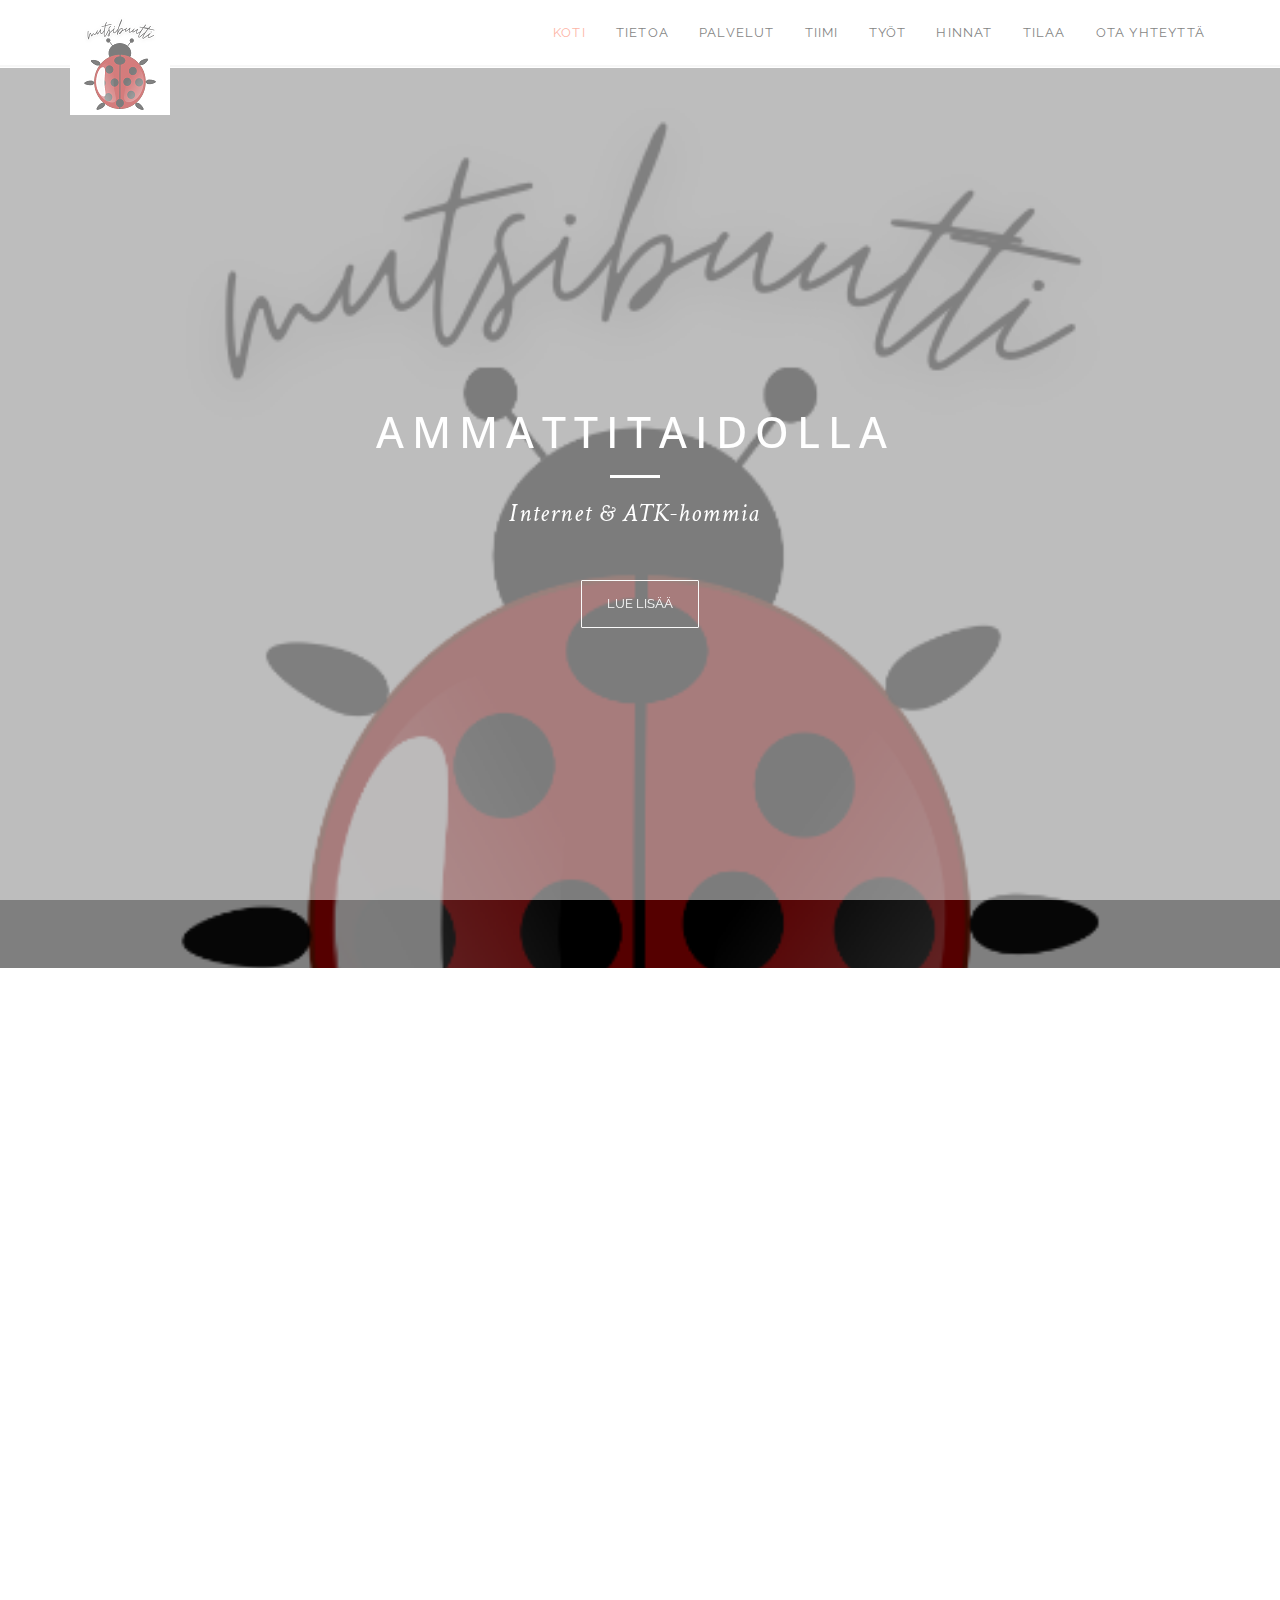
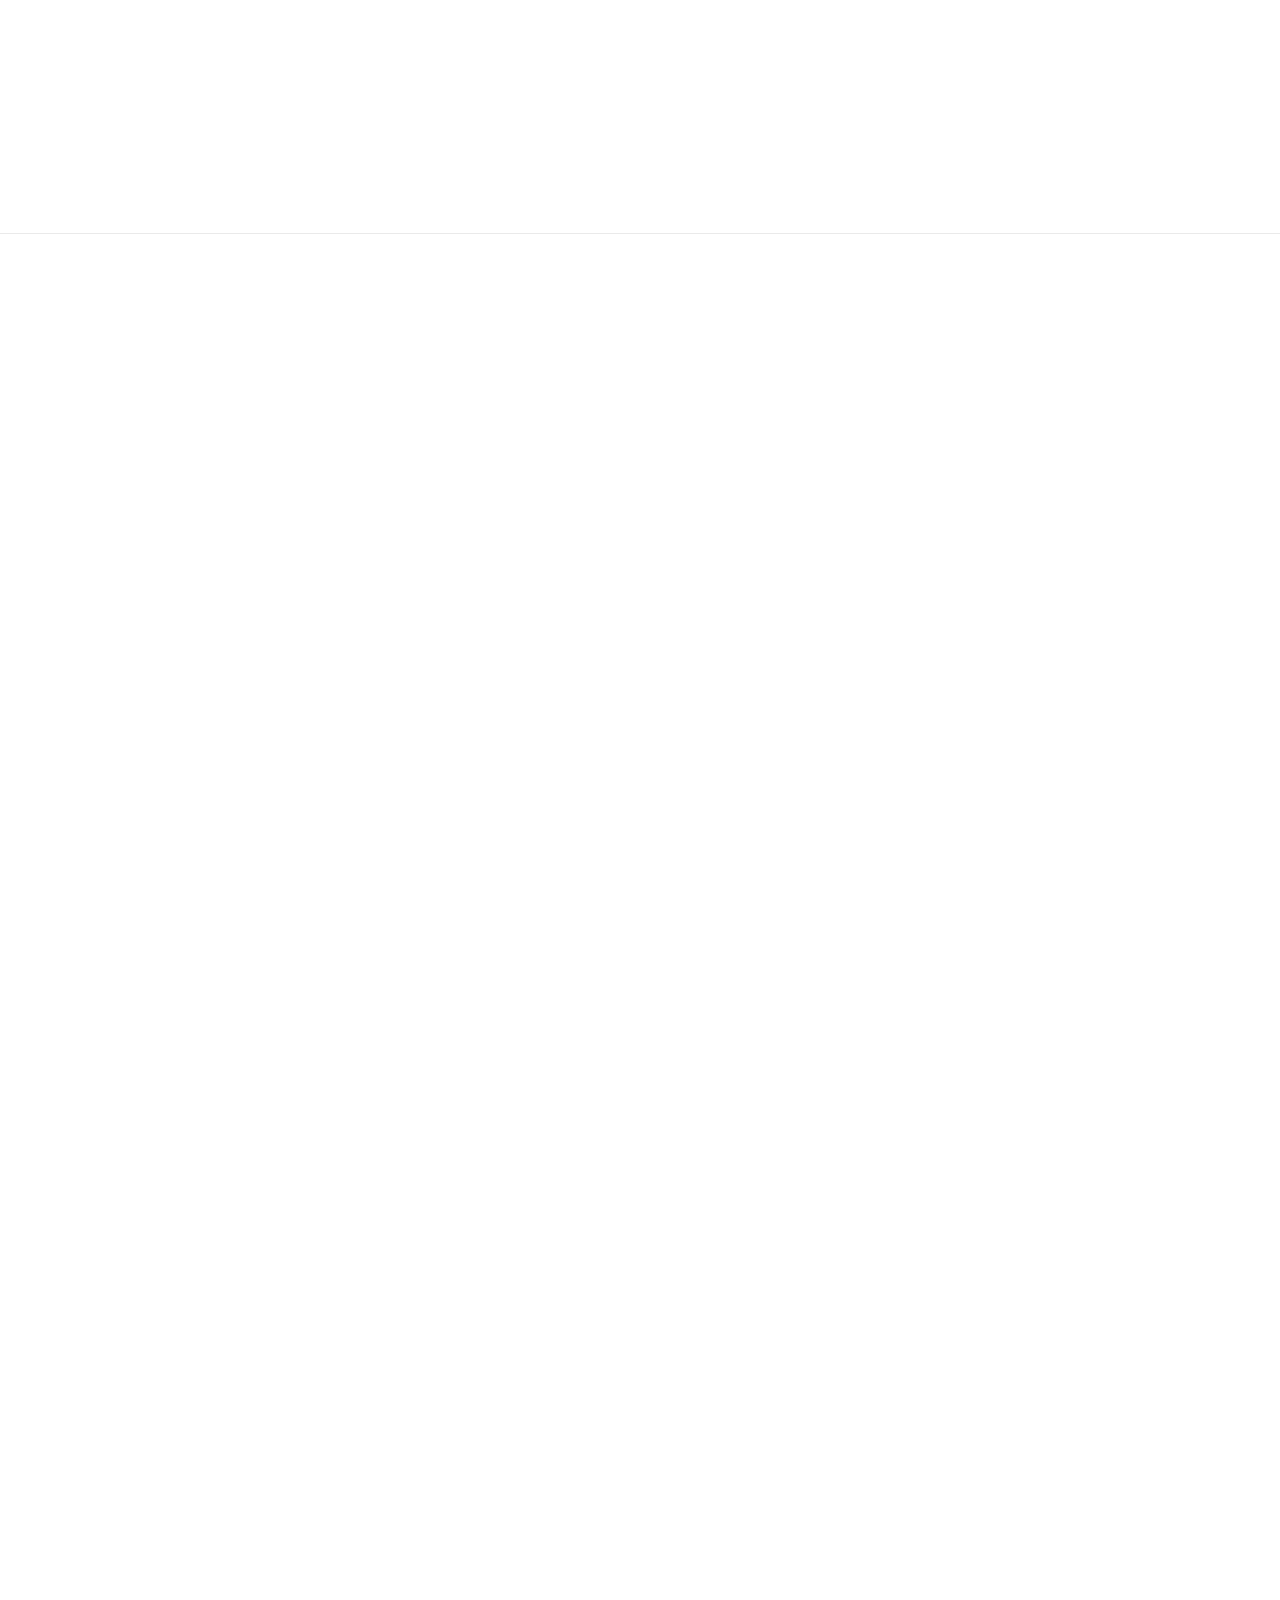
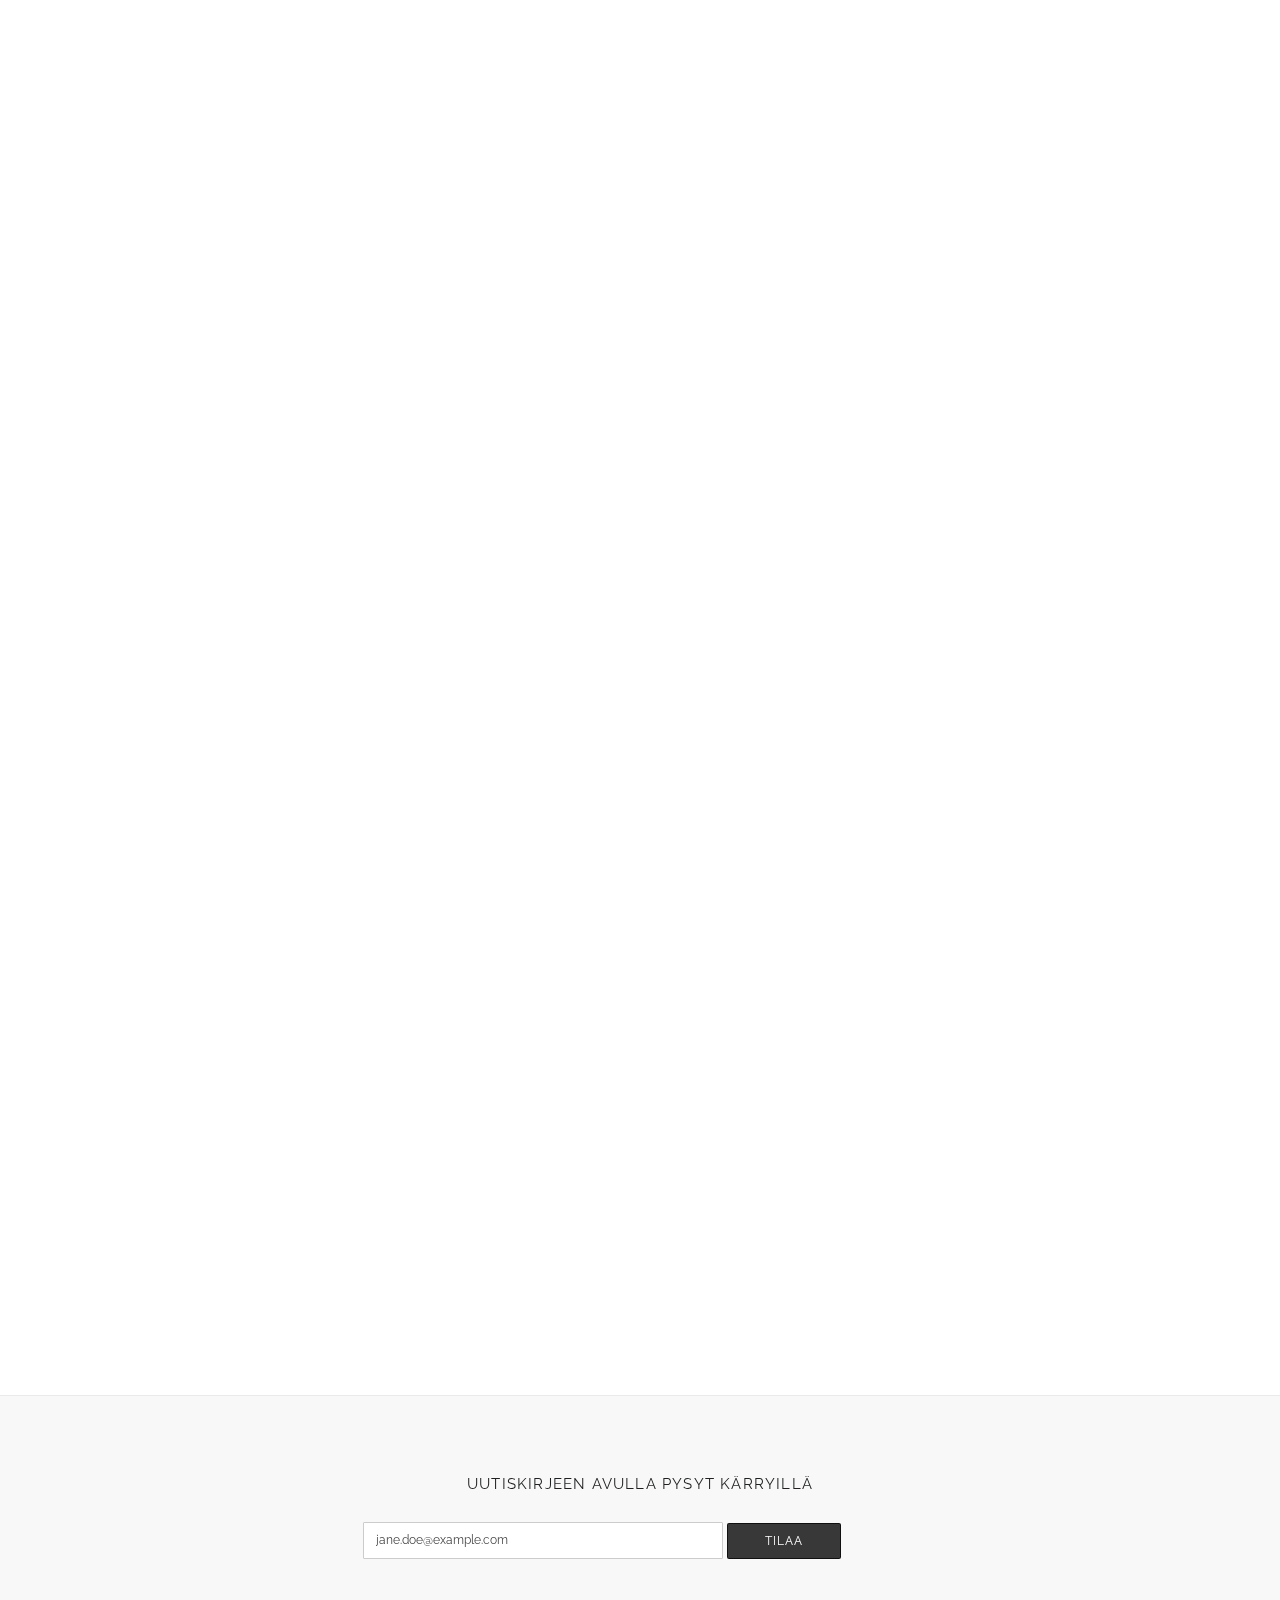
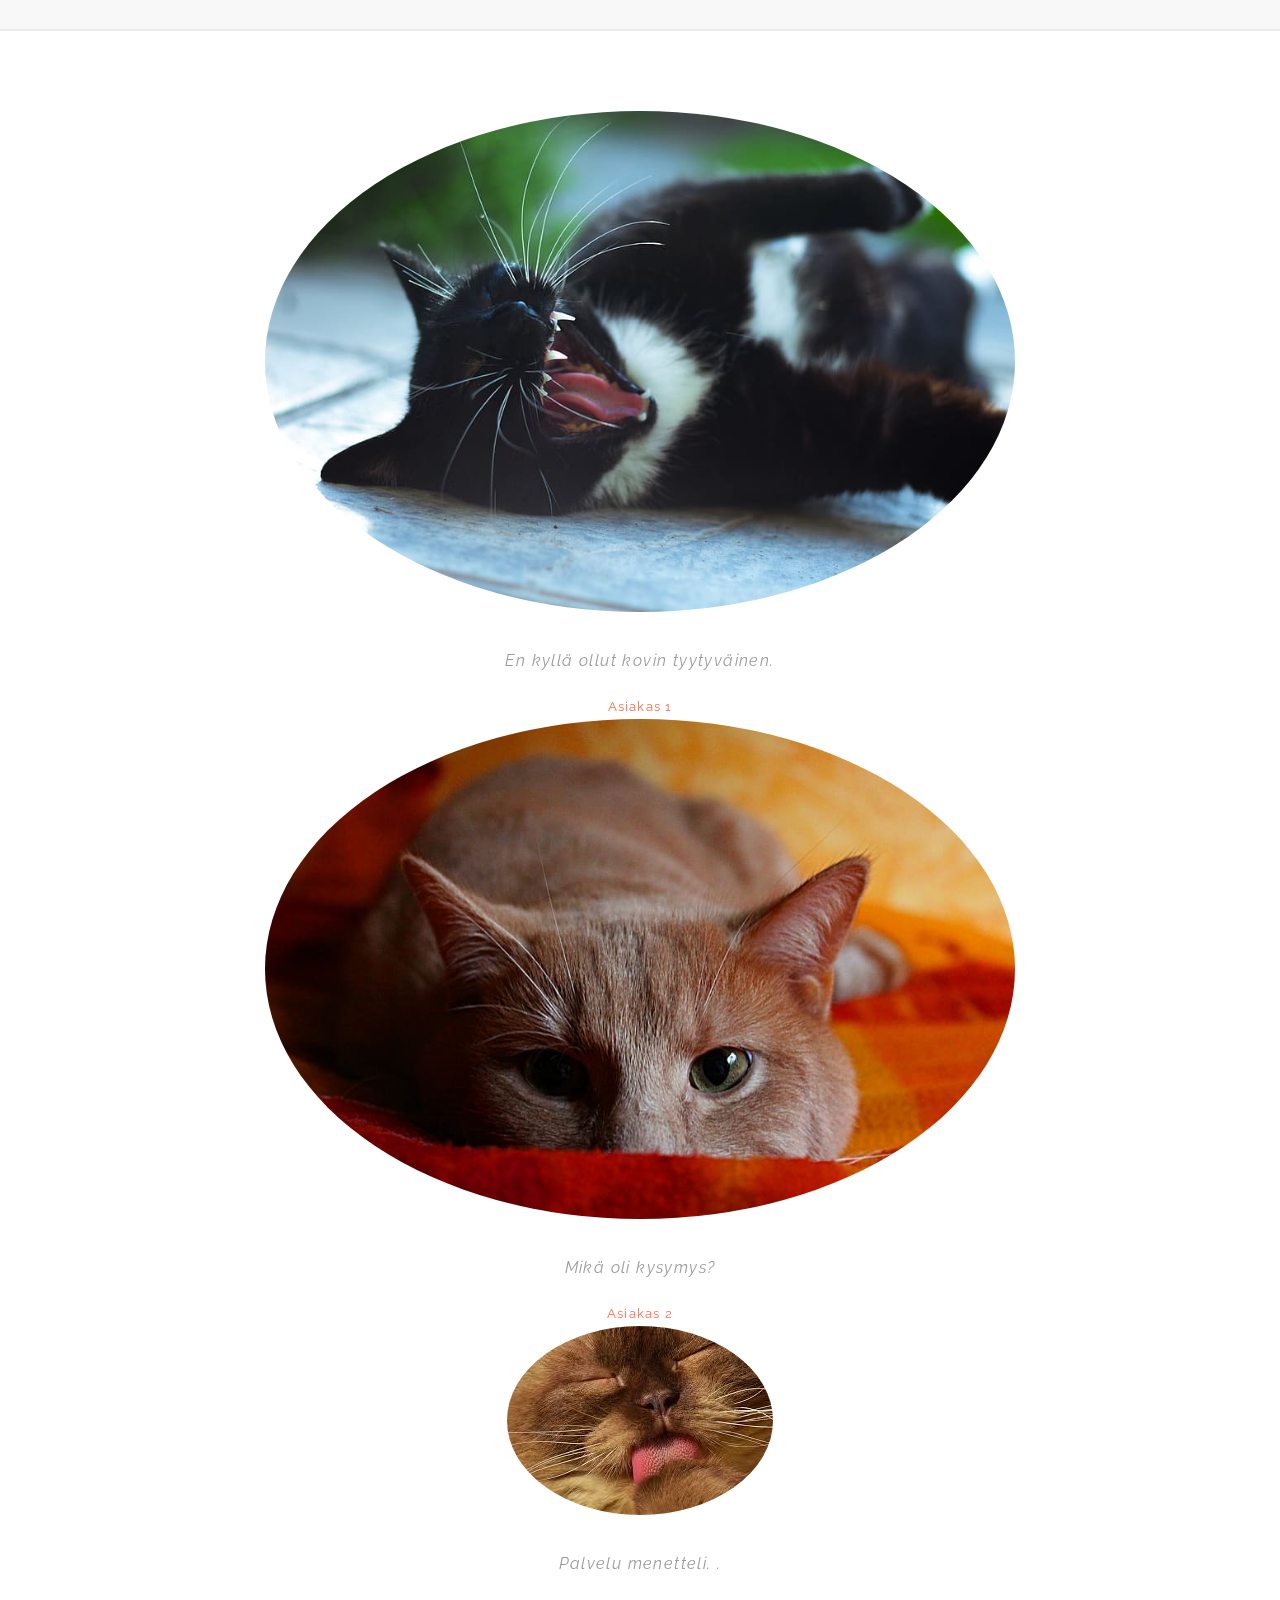
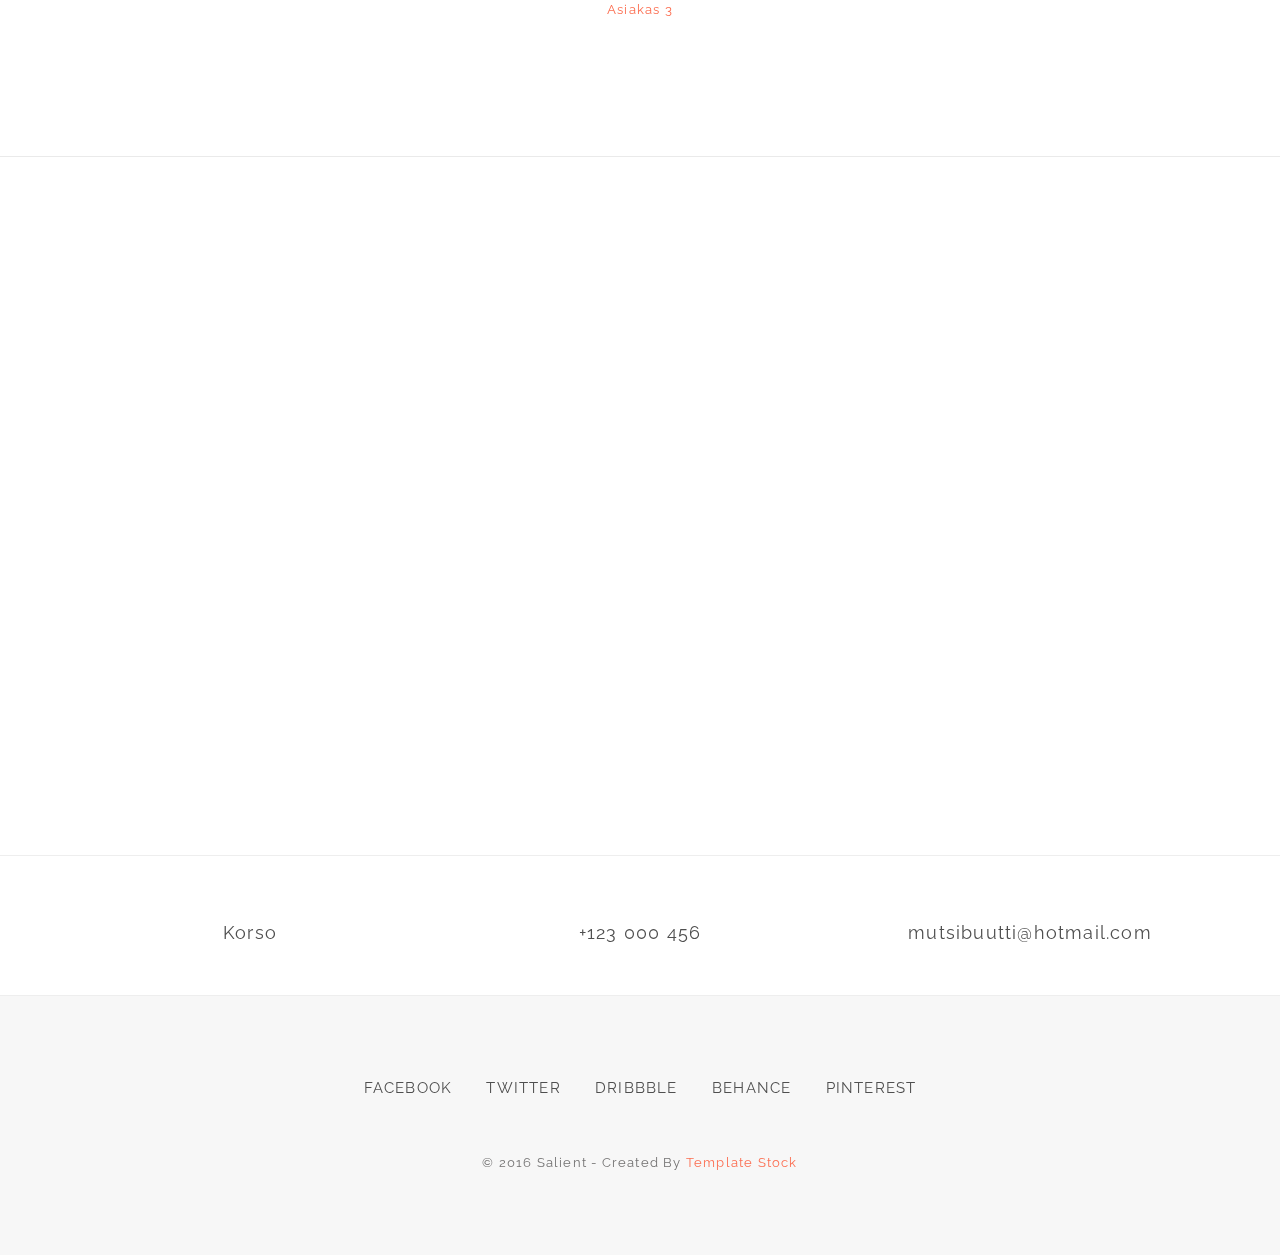
<file: demo3/index.html>
﻿<!DOCTYPE html>
<!--
	Salient by TEMPLATE STOCK
	templatestock.co @templatestock
	Released for free under the Creative Commons Attribution 3.0 license (templated.co/license)
-->
<html lang="en">
<head>

  <meta charset="utf-8">
  <meta http-equiv="X-UA-Compatible" content="IE=edge">
  <meta name="viewport" content="width=device-width, initial-scale=1">
  <title>SaaraM1 - Ilmaisia neuvoja | Apua kaikille</title>

  <!-- Custom Google fonts -->
  <link href='http://fonts.googleapis.com/css?family=Raleway:400,500,300,700' rel='stylesheet' type='text/css'>
  <link href="http://fonts.googleapis.com/css?family=Crimson+Text:400,600" rel="stylesheet" type="text/css">
  <link href="http://fonts.googleapis.com/css?family=Open+Sans:400,300,600" rel="stylesheet" type="text/css">

  <!-- Bootstrap CSS Style -->
  <link rel="stylesheet" href="assets/css/bootstrap.min.css">

  <!-- Template CSS Style -->
  <link rel="stylesheet" href="assets/css/style.css">

  <!-- Animate CSS  -->
  <link rel="stylesheet" href="assets/css/animate.css">

  <!-- FontAwesome 4.3.0 Icons  -->
  <link rel="stylesheet" href="assets/css/font-awesome.min.css">

  <!-- et line font  -->
  <link rel="stylesheet" href="assets/css/et-line-font/style.css">

  <!-- BXslider CSS  -->
  <link rel="stylesheet" href="assets/css/bxslider/jquery.bxslider.css">

  <!-- Owl Carousel CSS Style -->
  <link rel="stylesheet" href="assets/css/owl-carousel/owl.carousel.css">
  <link rel="stylesheet" href="assets/css/owl-carousel/owl.theme.css">
  <link rel="stylesheet" href="assets/css/owl-carousel/owl.transitions.css">

  <!-- Magnific-Popup CSS Style -->
  <link rel="stylesheet" href="assets/css/magnific-popup/magnific-popup.css">

  <!-- HTML5 Shim and Respond.js IE8 support of HTML5 elements and media queries -->
  <!-- WARNING: Respond.js doesn't work if you view the page via file:// -->
  <!--[if lt IE 9]>
    <script src="https://oss.maxcdn.com/html5shiv/3.7.2/html5shiv.min.js"></script>
    <script src="https://oss.maxcdn.com/respond/1.4.2/respond.min.js"></script>
  <![endif]-->
	
</head>
<body>

  <!-- Preload the Whole Page -->
  <div id="preloader">      
    <div id="loading-animation">&nbsp;</div>
  </div>

  <!-- Navbar -->
  <header class="header">
    <nav class="navbar navbar-default navbar-static-top">
      <div class="container">
      <!-- Brand and toggle get grouped for better mobile display -->
        <div class="navbar-header">
          <button type="button" class="navbar-toggle collapsed" data-toggle="collapse" data-target="#navigation-nav">
            <span class="sr-only">Toggle navigation</span>
            <span class="icon-bar"></span>
            <span class="icon-bar"></span>
            <span class="icon-bar"></span>
          </button>
           <a class="navbar-brand" href="#"><img src="assets/images/logo.png" alt=""></a>
        </div>
        <!-- Collect the nav links, forms, and other content for toggling -->
        <div class="collapse navbar-collapse" id="navigation-nav">
          <ul class="nav navbar-nav navbar-right">
            <li class="active"><a class="section-scroll" href="#wrapper">Koti</a></li>
            <li><a href="#landing-offer">Tietoa</a></li>
            <li><a href="#features-section">Palvelut</a></li>
            <li><a href="#team-section">Tiimi</a></li>
            <li><a href="#screenshots-section">Työt</a></li>
            <li><a href="#prices-section">Hinnat</a></li>
            <li><a href="#subscribe-section">Tilaa</a></li>
            <li><a href="#contact-section">Ota yhteyttä</a></li>
          </ul>
        </div><!-- /.navbar-collapse -->
      </div><!-- /.container -->
    </nav>
  </header>
  <!-- End Navbar -->

  <div id="wrapper">

  <!-- Hero
  ================================================== -->
    <section>
      <div id="hero-section" class="landing-hero" data-stellar-background-ratio="0">
        <div class="hero-content">
          <div class="container">
            <div class="row">
              <div class="col-sm-8 col-sm-offset-2">

                <div class="hero-text">
                  <div class="herolider">
                    <ul class="caption-slides">

                      <li class="caption">
                        <h1>AMMATTITAIDOLLA</h1>
                        <div class="div-line"></div>
                        <p class="hero">Internet &amp; ATK-hommia</p>
                      </li>

                      <li class="caption">
                        <h1>ARKISET KEITTIÖPSYKOLOGIN PALVELUT</h1>
                        <div class="div-line"></div>
                        <p class="hero">Suunnittelu &amp; Toteutus</p>
                      </li>

                      <li class="caption">
                        <h1>KORKEAN TASON JÖÖTÄ</h1>
                        <div class="div-line"></div>
                        <p class="hero">Välitämme &amp; Pidämme huolta</p>
                      </li>

                    </ul>
                  </div> <!-- end herolider -->
                </div> <!-- end hero-text -->

                <div class="hero-btn">
                  <a href="#landing-offer" class="btn btn-clean">Lue lisää</a>
                </div> <!-- end hero-btn -->

              </div> <!-- end col-md-6 -->
            </div> <!-- end row -->
          </div> <!-- End container -->
        </div> <!-- End hero-content -->
      </div> <!-- End hero-section -->
    </section>
    <!-- End hero section -->

    <!-- Offer
    ================================================== -->
    <section>
      <div id="landing-offer" class="pad-sec">
        <div class="container">

          <div class="title-section big-title-sec animated out" data-animation="fadeInUp" data-delay="0">
            <div class="row">
              <div class="col-sm-8 col-sm-offset-2">
                <h2 class="big-title">Tietoa meistä</h2>
                <h1 class="big-subtitle">Olemme pieni brändi &amp; digitaalinen studio</h1>
                <hr>
                <p class="about-text">Jos seuraava teksti vaikuttaa vaikealukuiselta, niin olisiko aika hommata lukulasit? Cras porta dolor ut velit imperdiet, quis sodales tellus facilisis. Vestibulum magna turpis, tincidun blandit semper lorem. Mauris nodesterin feugiat neque, a aliquet ligula. Sed non felis tincidunt, facilisis felis vitae, mollis est. Nulla sapien dui, feugiat sed velit a, egestas porta magna.</p>
              </div>
            </div> <!-- End row -->
          </div> <!-- end title-section -->

          <div class="offer-boxes">

            <div class="row">
            <div class="col-sm-4">
              <div class="offer-post text-center animated out" data-animation="fadeInLeft" data-delay="0">
                <div class="offer-icon">
                  <span class="icon-desktop"></span>
                </div>
                <h4>SUUNNITTELU &amp; NEUVONTA</h4>
                <p>Mauris eros tortor, tristique cursus porttitor et, luctus sed urna. Quisque id libero risus. Aliquam accumsan erat id sem placerat tempus.</p>
              </div> <!-- End offer-post -->
            </div> <!-- End col-sm-4 -->

            <div class="col-sm-4">
              <div class="offer-post text-center animated out" data-animation="fadeInUp" data-delay="0">
                <div class="offer-icon">
                  <span class="icon-piechart"></span>
                </div>
                <h4>Brändäys</h4>
                <p>Mauris eros tortor, tristique cursus porttitor et, luctus sed urna. Quisque id libero risus. Aliquam accumsan erat id sem placerat tempus.</p>
              </div> <!-- End offer-post -->
            </div> <!-- End col-sm-4 -->

            <div class="col-sm-4">
              <div class="offer-post text-center animated out" data-animation="fadeInRight" data-delay="0">
                <div class="offer-icon">
                  <span class="icon-lifesaver"></span>
                </div>
                <h4>Antaumuksellinen tuki</h4>
                <p>Mauris eros tortor, tristique cursus porttitor et, luctus sed urna. Quisque id libero risus. Aliquam accumsan erat id sem placerat tempus.</p>
              </div> <!-- End offer-post -->
            </div> <!-- End col-sm-4 -->

            </div> <!-- End row -->

          </div> <!-- End offer-boxes -->
        </div> <!-- End container -->
      </div> <!-- End landing-offer-section -->
    </section>
    <!-- End offer section -->

    <section>
      <div class="sep-section"></div>
    </section>

    <!-- Features services
    ================================================== -->
    <section>
      <div id="features-section" class="pad-sec">
        <div class="container">
          <div class="title-section text-center animated out" data-animation="fadeInUp" data-delay="0">
            <div class="row">
              <div class="col-sm-8 col-sm-offset-2">
                <h2>MITÄ ME TEEMME?</h2>
                <hr>
                <p>Saumattomat ja asiakaslähtöiset mahdollisuudet toimiviin strategistisiin suunnitelmiin.</p>
              </div> <!-- edn col-sm-8 -->
            </div> <!-- End row -->
          </div> <!-- end title-section -->
          <div class="row">
            <div class="col-md-3 without-padding">
              <div class="left-features-services">
                <ul class="features-list">
                  <!-- feature -->
                  <li>
                    <div class="left-features-box animated out" data-animation="fadeInLeft" data-delay="0">
                      <span class="iconbox"><i class="icon-mobile"></i></span>
                      <div class="features-box-content">
                        <h6>Mobiili Sovellukset</h6>
                        <p>Mauris eros tortor, tristique cursus porttitor et, luctus sed urna.</p>
                      </div> <!-- end features-box-content -->
                    </div> <!-- end left-features-box -->
                  </li>
                  <!-- feature -->
                  <li>
                    <div class="left-features-box animated out" data-animation="fadeInLeft" data-delay="0">
                      <span class="iconbox"><i class="icon-browser"></i></span>
                      <div class="features-box-content">
                        <h6>Web suunnittelu</h6>
                        <p>Mauris eros tortor, tristique cursus porttitor et, luctus sed urna.</p>
                      </div> <!-- end features-box-content -->
                    </div> <!-- end left-features-box -->
                  </li>
                  <!-- feature -->
                  <li>
                    <div class="left-features-box animated out" data-animation="fadeInLeft" data-delay="0">
                      <span class="iconbox"><i class="icon-strategy"></i></span>
                      <div class="features-box-content">
                        <h6>Brändäys</h6>
                        <p>Mauris eros tortor, tristique cursus porttitor et, luctus sed urna.</p>
                      </div> <!-- end features-box-content -->
                    </div> <!-- end left-features-box -->
                  </li>
                  <!-- feature -->
                  <li>
                    <div class="left-features-box animated out" data-animation="fadeInLeft" data-delay="0">
                      <span class="iconbox"><i class="icon-hotairballoon "></i></span>
                      <div class="features-box-content">
                        <h6>Logo suunnittelu</h6>
                        <p>Mauris eros tortor, tristique cursus porttitor et, luctus sed urna.</p>
                      </div> <!-- end features-box-content -->
                    </div> <!-- end left-features-box -->
                  </li>
                  <!-- feature -->
                  <li>
                    <div class="left-features-box animated out" data-animation="fadeInLeft" data-delay="0">
                      <span class="iconbox"><i class="icon-lightbulb"></i></span>
                      <div class="features-box-content">
                        <h6>Illustraatiot</h6>
                        <p>Mauris eros tortor, tristique cursus porttitor et, luctus sed urna.</p>
                      </div> <!-- end features-box-content -->
                    </div> <!-- end left-features-box -->
                  </li>
                </ul> <!-- end features-list -->
              </div> <!-- end left-features-service -->
            </div><!--  end col-md-3 -->

            <div class="col-md-6">
              <div class="features-image animated out" data-animation="fadeInUp" data-delay="0">
                <img src="assets/images/temp/woman.jpg" alt="">
              </div> <!-- end features-image -->
            </div> <!-- end col-md-6 -->

            <div class="col-md-3 without-padding">
              <div class="right-features-services">
                <ul class="features-list">
                  <!-- feature -->
                  <li>
                    <div class="right-features-box animated out" data-animation="fadeInRight" data-delay="0">
                      <span class="iconbox"><i class="icon-tools-2"></i></span>
                      <div class="features-box-content">
                        <h6>Helppo kustomointi</h6>
                        <p>Mauris eros tortor, tristique cursus porttitor et, luctus sed urna.</p>
                      </div>
                    </div>
                  </li>
                  <!-- feature -->
                  <li>
                    <div class="right-features-box animated out" data-animation="fadeInRight" data-delay="0">
                      <span class="iconbox"><i class="icon-video"></i></span>
                      <div class="features-box-content">
                        <h6>Videot</h6>
                        <p>Mauris eros tortor, tristique cursus porttitor et, luctus sed urna</p>
                      </div>
                    </div>
                  </li>
                  <!-- feature -->
                  <li>
                    <div class="right-features-box animated out" data-animation="fadeInRight" data-delay="0">
                      <span class="iconbox"><i class="icon-camera"></i></span>
                      <div class="features-box-content">
                        <h6>Still kuvat</h6>
                        <p>Mauris eros tortor, tristique cursus porttitor et, luctus sed urna.</p>
                      </div>
                    </div>
                  </li>
                  <!-- feature -->
                  <li>
                    <div class="right-features-box animated out" data-animation="fadeInRight" data-delay="0">
                      <span class="iconbox"><i class="icon-presentation"></i></span>
                      <div class="features-box-content">
                        <h6>Markkinointi</h6>
                        <p>Mauris eros tortor, tristique cursus porttitor et, luctus sed urna.</p>
                      </div>
                    </div>
                  </li>
                  <!-- feature -->
                  <li>
                    <div class="right-features-box animated out" data-animation="fadeInRight" data-delay="0">
                      <span class="iconbox"><i class="fa fa-life-ring"></i></span>
                      <div class="features-box-content">
                        <h6>Tuki</h6>
                        <p>Mauris eros tortor, tristique cursus porttitor et, luctus sed urna.</p>
                      </div>
                    </div>
                  </li>
                </ul> <!-- end features-list -->
              </div>
            </div> <!-- end col-md-3 -->

          </div> <!-- end row -->
        </div> <!-- end container -->
      </div>
    </section>
    <!-- End features-section -->

    <!-- Team
    ================================================== -->
    <section>
      <div id="team-section" class="pad-sec">
        <div class="container">
          <div class="title-section animated out" data-animation="fadeInUp" data-delay="0">
            <div class="row">
              <div class="col-sm-8 col-sm-offset-2">
                <h2>Meidän mahtava tiimi</h2>
                <hr>
                <p>Saumattomat ja asiakaslähtöiset mahdollisuudet toimiviin strategistisiin suunnitelmiin.</p>
              </div>
            </div> <!-- End row -->
          </div> <!-- end title-section -->

          <div class="team-members">
            <div class="row">

              <!-- member-team -->
              <div class="col-sm-4">
                <div class="member-team animated out" data-animation="fadeInLeft" data-delay="0">
                  <img src="assets/images/team/cat1.jpg" alt="">
                  <div class="magnifier">
                    <div class="magnifier-inner">
                      <h3>HERRA HOLKERI</h3>
                      <p>Co_founder &amp; Suunnittelija</p>
                    
                      <ul class="social-icons">

                        <li><a data-rel="tooltip" data-toggle="tooltip" data-trigger="hover" data-placement="bottom" data-title="Facebook" href="#" data-original-title="" title=""><i class="fa fa-facebook"></i></a></li>

                        <li><a data-rel="tooltip" data-toggle="tooltip" data-trigger="hover" data-placement="bottom" data-title="Twitter" href="#" data-original-title="" title=""><i class="fa fa-twitter"></i></a></li>

                        <li><a data-rel="tooltip" data-toggle="tooltip" data-trigger="hover" data-placement="bottom" data-title="Google Plus" href="#" data-original-title="" title=""><i class="fa fa-google-plus"></i></a></li>

                        <li><a data-rel="tooltip" data-toggle="tooltip" data-trigger="hover" data-placement="bottom" data-title="Skype" href="#" data-original-title="" title=""><i class="fa fa-skype"></i></a></li>

                      </ul>
                    </div> <!-- End magnifier-inner -->
                  </div> <!-- End magnifier -->
                </div> <!-- End member-team -->
              </div> <!-- End col-sm-4 -->

              <!-- member-team -->
              <div class="col-sm-4">
                <div class="member-team animated out" data-animation="fadeInUp" data-delay="0">
                  <img src="assets/images/team/cat2.jpg" alt="">
                  <div class="magnifier">
                    <div class="magnifier-inner">
                      <h3>MÖLLI MÖNKKÖNEN</h3>
                      <p>Co_founder &amp; Suunnittelija</p>
                      
                      <ul class="social-icons">

                        <li><a data-rel="tooltip" data-toggle="tooltip" data-trigger="hover" data-placement="bottom" data-title="Facebook" href="#" data-original-title="" title=""><i class="fa fa-facebook"></i></a></li>

                        <li><a data-rel="tooltip" data-toggle="tooltip" data-trigger="hover" data-placement="bottom" data-title="Twitter" href="#" data-original-title="" title=""><i class="fa fa-twitter"></i></a></li>

                        <li><a data-rel="tooltip" data-toggle="tooltip" data-trigger="hover" data-placement="bottom" data-title="Google Plus" href="#" data-original-title="" title=""><i class="fa fa-google-plus"></i></a></li>

                        <li><a data-rel="tooltip" data-toggle="tooltip" data-trigger="hover" data-placement="bottom" data-title="Skype" href="#" data-original-title="" title=""><i class="fa fa-skype"></i></a></li>

                      </ul>
                    </div> <!-- End magnifier-inner -->
                  </div> <!-- End magnifier -->
                </div> <!-- End member-team -->
              </div> <!-- End col-sm-4 -->

              <!-- member-team -->
              <div class="col-sm-4">
                <div class="member-team animated out" data-animation="fadeInRight" data-delay="0">
                  <img src="assets/images/team/cat3.jpg" alt="">
                  <div class="magnifier">
                    <div class="magnifier-inner">
                      <h3>ONNI MANNI</h3>
                      <p>Head Support</p>
                      
                      <ul class="social-icons">

                        <li><a data-rel="tooltip" data-toggle="tooltip" data-trigger="hover" data-placement="bottom" data-title="Facebook" href="#" data-original-title="" title=""><i class="fa fa-facebook"></i></a></li>

                        <li><a data-rel="tooltip" data-toggle="tooltip" data-trigger="hover" data-placement="bottom" data-title="Twitter" href="#" data-original-title="" title=""><i class="fa fa-twitter"></i></a></li>

                        <li><a data-rel="tooltip" data-toggle="tooltip" data-trigger="hover" data-placement="bottom" data-title="Google Plus" href="#" data-original-title="" title=""><i class="fa fa-google-plus"></i></a></li>

                        <li><a data-rel="tooltip" data-toggle="tooltip" data-trigger="hover" data-placement="bottom" data-title="Skype" href="#" data-original-title="" title=""><i class="fa fa-skype"></i></a></li>

                      </ul>
                    </div> <!-- End magnifier-inner -->
                  </div> <!-- End magnifier -->
                </div> <!-- End member-team -->
              </div> <!-- End col-sm-4 -->

            </div>
          </div> <!-- End team-members -->
        </div> <!-- End container -->
      </div> <!-- End team-section -->
    </section>
    <!-- End team section -->



    <!-- Prices
    ================================================== -->
    <section>
      <div id="prices-section" class="pad-sec">
        <div class="container">
          <div class="title-section text-center animated out" data-animation="fadeInUp" data-delay="0">
            <div class="row">
              <div class="col-sm-8 col-sm-offset-2">
                <h2>Hinnat</h2>
                <hr>
                <p>Saumattomat ja asiakaslähtöiset mahdollisuudet toimiviin strategistisiin suunnitelmiin.</p>
              </div>
            </div> <!-- End row -->
          </div> <!-- end title-section -->

          <div class="row">
            <div class="col-sm-4">
              <ul class="price-table animated out" data-animation="fadeInLeft" data-delay="0">
                  <li class="title-price">
                    <h3>Basic Paketti</h3>
                  </li>
                  <li class="price-box">
                      <p class="price"><span class="currency">€</span>5.99</p>
                      <p class="months">per kk</p>
                  </li>
                  <li><p>Full Access</p></li>
                  <li>
                      <p>5 Projects</p>
                  </li>
                  <li>
                      <p>5 GB Storage</p>
                  </li>
                  <li>
                      <p>100GB Monthly Bandwidth</p>
                  </li>
                  <li><p>Premium Support</p></li>
                  <li>
                      <p>Your domain</p>
                  </li>
                  <li>
                      <a href="#" class="btn btn-sm btn-dark">Osta</a>
                  </li>
              </ul>
            </div> <!-- end col-sm-4 -->

            <div class="col-sm-4">
              <ul class="price-table animated out" data-animation="fadeInUp" data-delay="0">
                  <li class="title-price">
                    <h3>Basic Paketti</h3>
                  </li>
                  <li class="price-box">
                      <p class="price"><span class="currency">€</span>5.99</p>
                      <p class="months">per kk</p>
                  </li>
                  <li><p>Full Access</p></li>
                  <li>
                      <p>5 Projects</p>
                  </li>
                  <li>
                      <p>5 GB Storage</p>
                  </li>
                  <li>
                      <p>100GB Monthly Bandwidth</p>
                  </li>
                  <li><p>Premium Support</p></li>
                  <li>
                      <p>Your domain</p>
                  </li>
                  <li>
                      <a href="#" class="btn btn-sm btn-dark">Osta</a>
                  </li>
              </ul>
            </div> <!-- end col-sm-4 -->

            <div class="col-sm-4">
              <ul class="price-table animated out" data-animation="fadeInRight" data-delay="0">
                  <li class="title-price">
                    <h3>Basic Paketti</h3>
                  </li>
                  <li class="price-box">
                      <p class="price"><span class="currency">€</span>5.99</p>
                      <p class="months">per kk</p>
                  </li>
                  <li><p>Full Access</p></li>
                  <li>
                      <p>5 Projects</p>
                  </li>
                  <li>
                      <p>5 GB Storage</p>
                  </li>
                  <li>
                      <p>100GB Monthly Bandwidth</p>
                  </li>
                  <li><p>Premium Support</p></li>
                  <li>
                      <p>Your domain</p>
                  </li>
                  <li>
                      <a href="#" class="btn btn-sm btn-dark">Osta</a>
                  </li>
              </ul>
            </div> <!-- end col-sm-4 -->
          </div> <!-- end row -->
        </div> <!-- end container -->
      </div>
    </section>
    <!-- End prices section -->

    <!-- Subscribe-section
    ================================================== -->
    <section>
      <div id="subscribe-section">
        <div class="container">
          <div class="row">
            <div class="col-sm-6 col-sm-offset-3 col-xs-8 col-xs-offset-2">
              <div class="newsletter-title text-center">
                <h4>Uutiskirjeen avulla pysyt kärryillä</h4>
              </div> <!-- end newsletter-title -->
              <form class="form-inline subscription-form mailchimp" id="subscribeform">
                  <!-- Subscription messages -->
                  <h5 class="subscription-success"></h5>
                  <h5 class="subscription-error"></h5>
                <!-- Email input -->
                <div class="form-group newsletter-field">
                  <input type="email" name="EMAIL" class="form-control" id="subscriber-email" placeholder="jane.doe@example.com">
                </div>
                <!-- Subscribe button -->
                <button type="submit" id="subscribe-button" class="btn btn-sm btn-dark">Tilaa</button>
              </form>
            </div> <!-- end col-sm-6 -->
          </div> <!-- end row -->
        </div> <!-- end container -->
      </div> <!-- end subscribe-section -->
    </section>
    <!-- End subscribe section -->

    <section>
      <div class="sep-section"></div>
    </section>

      <!-- Testimonial
      ================================================== -->      
      <section>
        <div id="testimonials-section">
          <div class="container">
            <div class="row">
              <div class="col-md-8 col-md-offset-2 col-lg-8 col-lg-offset-2">

                <div class="testimonials-carousel">

                  <ul class="testimonials-slider">
                    
                    <!-- Testimonial -->
                    <li>
                      <img src="assets/images/temp/cat4.jpg" alt="">
                      <p>En kyllä ollut kovin tyytyväinen.</p>
                      <div class="testimonials-author"> Asiakas 1 </div>
                    </li>
                    
                    <!-- Testimonial -->
                    <li>
                      <img src="assets/images/temp/cat5.jpg" alt="">
                      <p>Mikä oli kysymys? </p>
                      <div class="testimonials-author">Asiakas 2</div>
                    </li>
                    
                    <!-- Testimonial -->
                    <li>
                      <img src="assets/images/temp/cat6.jpg" alt="">
                      <p>Palvelu menetteli. </a>.</p>
                      <div class="testimonials-author">Asiakas 3</div>
                    </li>

                  </ul>

                  <div class="tc-arrows">
                     <div class="tc-arrow-left"></div>
                     <div class="tc-arrow-right"></div>
                  </div> <!-- end tc-arrows -->
                </div> <!-- end testimonials-carousel -->

              </div> <!-- end col-md-8 -->
            </div> <!-- end row -->
          </div> <!-- end container -->
        </div>
      </section>
      <!-- end testimonial section -->

    <section>
      <div class="sep-section"></div>
    </section>

    <!-- Contact-section
    ================================================== -->
    <section>
      <div id="contact-section" class="pad-sec">

        <div class="container">

          <div class="title-section text-center animated out" data-animation="fadeInUp" data-delay="0">
              <div class="row">
                <div class="col-sm-8 col-sm-offset-2">
                  <h2>Ota yhteyttä</h2>
                  <hr>
                  <p>Sed ac mattis justo. Vestibulum facilisis at arcu ac porta. Vivamus at ipsum at quam hendrerit gravida.</p>
              </div>
            </div> <!-- End row -->
          </div> <!-- end title-section -->

          <div class="form-wrapper">
            <div class="row">
              <div class="col-md-8 col-md-offset-2">
                
                <!-- form fields -->
                <form action="assets/php/contact.php.htm" method="post" name="contactform" id="contactform" class="animated out" data-animation="fadeInUp" data-delay="0">

                  <fieldset>
                    <div class="form-group">
                      <input class="form-control br-b" type="text" name="name" id="name" placeholder="Name">
                    </div>

                    <div class="form-group">
                      <input class="form-control br-b" type="email" name="email" id="email" placeholder="Email">
                    </div>

                    <div class="form-group">
                      <textarea class="form-control br-b" name="message" id="message" placeholder="Message..."></textarea>
                    </div>
                  </fieldset>
                  
                  <!-- submit button -->
                  <div class="form-group">
                    <input type="submit" name="submit" value="Send message" id="submit" class="btn btn-sm btn-dark">
                  </div>

                  <div id="alert"></div>

                </form>

              </div> <!-- end col-md-8 -->
            </div> <!-- end row -->
          </div>  <!-- end form-wrapper -->

        </div> <!-- end container -->

      </div> <!-- End contact-section -->
    </section>

    <!-- Contact-info
    ================================================== -->
    <section>
      <div class="contact-info">
        <div class="container">
          <div class="row">
            <div class="col-sm-4">
              <a href="#"><i class="pe-7s-map-marker"></i>Korso</a>
            </div> <!-- End col-sm-4 -->
            <div class="col-sm-4">
            <a href="tel:+123000456"><i class="pe-7s-phone"></i>+123 000 456</a>
            </div>
             <div class="col-sm-4">
              <a href="mailto:hello@hotmail.com"><i class="pe-7s-mail"></i>mutsibuutti@hotmail.com</a>
             </div>
          </div> <!-- End row -->
        </div> <!-- End container -->
      </div> <!-- End contact-info -->
    </section>

    <!-- Footer
    ================================================== -->
    <footer>
      <div id="footer-section" class="text-center">
        <div class="container">
          <div class="row">
            <div class="col-sm-8 col-sm-offset-2">
              <ul class="footer-social-links">
                <li><a href="#">Facebook</a></li>
                <li><a href="#">Twitter</a></li>
                <li><a href="#">Dribbble</a></li>
                <li><a href="#">Behance</a></li>
                <li><a href="#">Pinterest</a></li>
              </ul>
              <p class="copyright">
                &copy; 2016 Salient - Created By <a href="http://templatestock.co">Template Stock</a>
              </p>
            </div> <!-- End col-sm-8 -->
          </div> <!-- End row -->
        </div> <!-- End container -->
      </div> <!-- End footer-section  -->
    </footer>
    <!-- End footer -->

  </div> <!-- End wrapper -->

  <!-- Back-to-top
  ================================================== -->
  <div class="back-to-top">
    <i class="fa fa-angle-up fa-3x"></i>
  </div> <!-- end back-to-top -->

  <!-- JS libraries and scripts -->
  <script src="assets/js/jquery-1.11.3.min.js"></script>
  <script src="assets/js/bootstrap.min.js"></script>
  <script src="assets/js/bootstrap-hover-dropdown.min.js"></script>
  <script src="assets/js/jquery.appear.min.js"></script>
  <script src="assets/js/jquery.bxslider.min.js"></script>
  <script src="assets/js/jquery.owl.carousel.min.js"></script>
  <script src="assets/js/jquery.countTo.js"></script>
  <script src="assets/js/jquery.easing.1.3.js"></script>
  <script src="assets/js/jquery.imagesloaded.min.js"></script>
  <script src="assets/js/jquery.isotope.js"></script>
  <script src="assets/js/jquery.placeholder.js"></script>
  <script src="assets/js/jquery.smoothscroll.js"></script>
  <script src="assets/js/jquery.stellar.min.js"></script>
  <script src="assets/js/jquery.waypoints.js"></script>
  <script src="assets/js/jquery.fitvids.js"></script>
  <script src="assets/js/jquery.magnific-popup.min.js"></script>
  <script src="assets/js/jquery.ajaxchimp.min.js"></script>
  <script src="assets/js/jquery.countdown.js"></script>
  <script src="assets/js/jquery.navbar-scroll.js"></script>
  <script src="http://maps.google.com/maps/api/js?sensor=false"></script>
  <script src="assets/js/jquery.gmaps.js"></script>
  <script src="assets/js/main.js"></script>

</body>
</html>
</file>
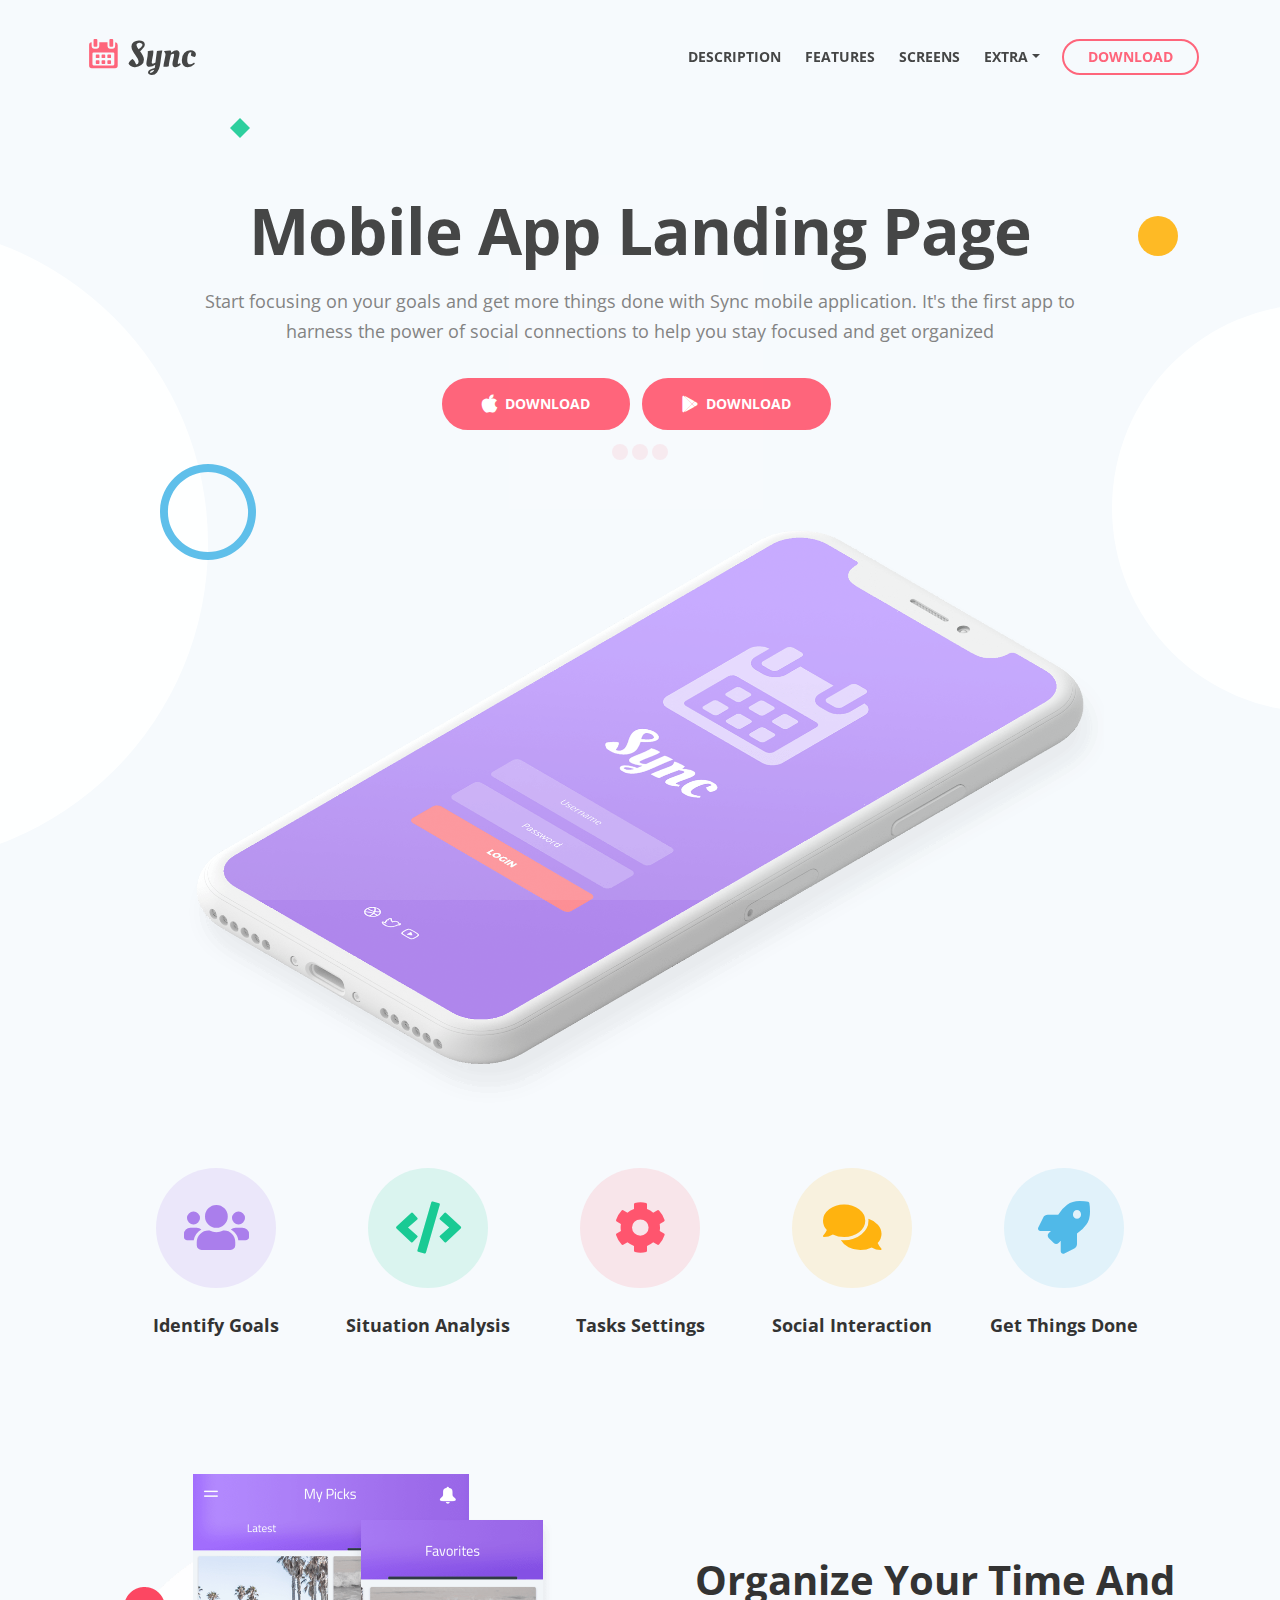
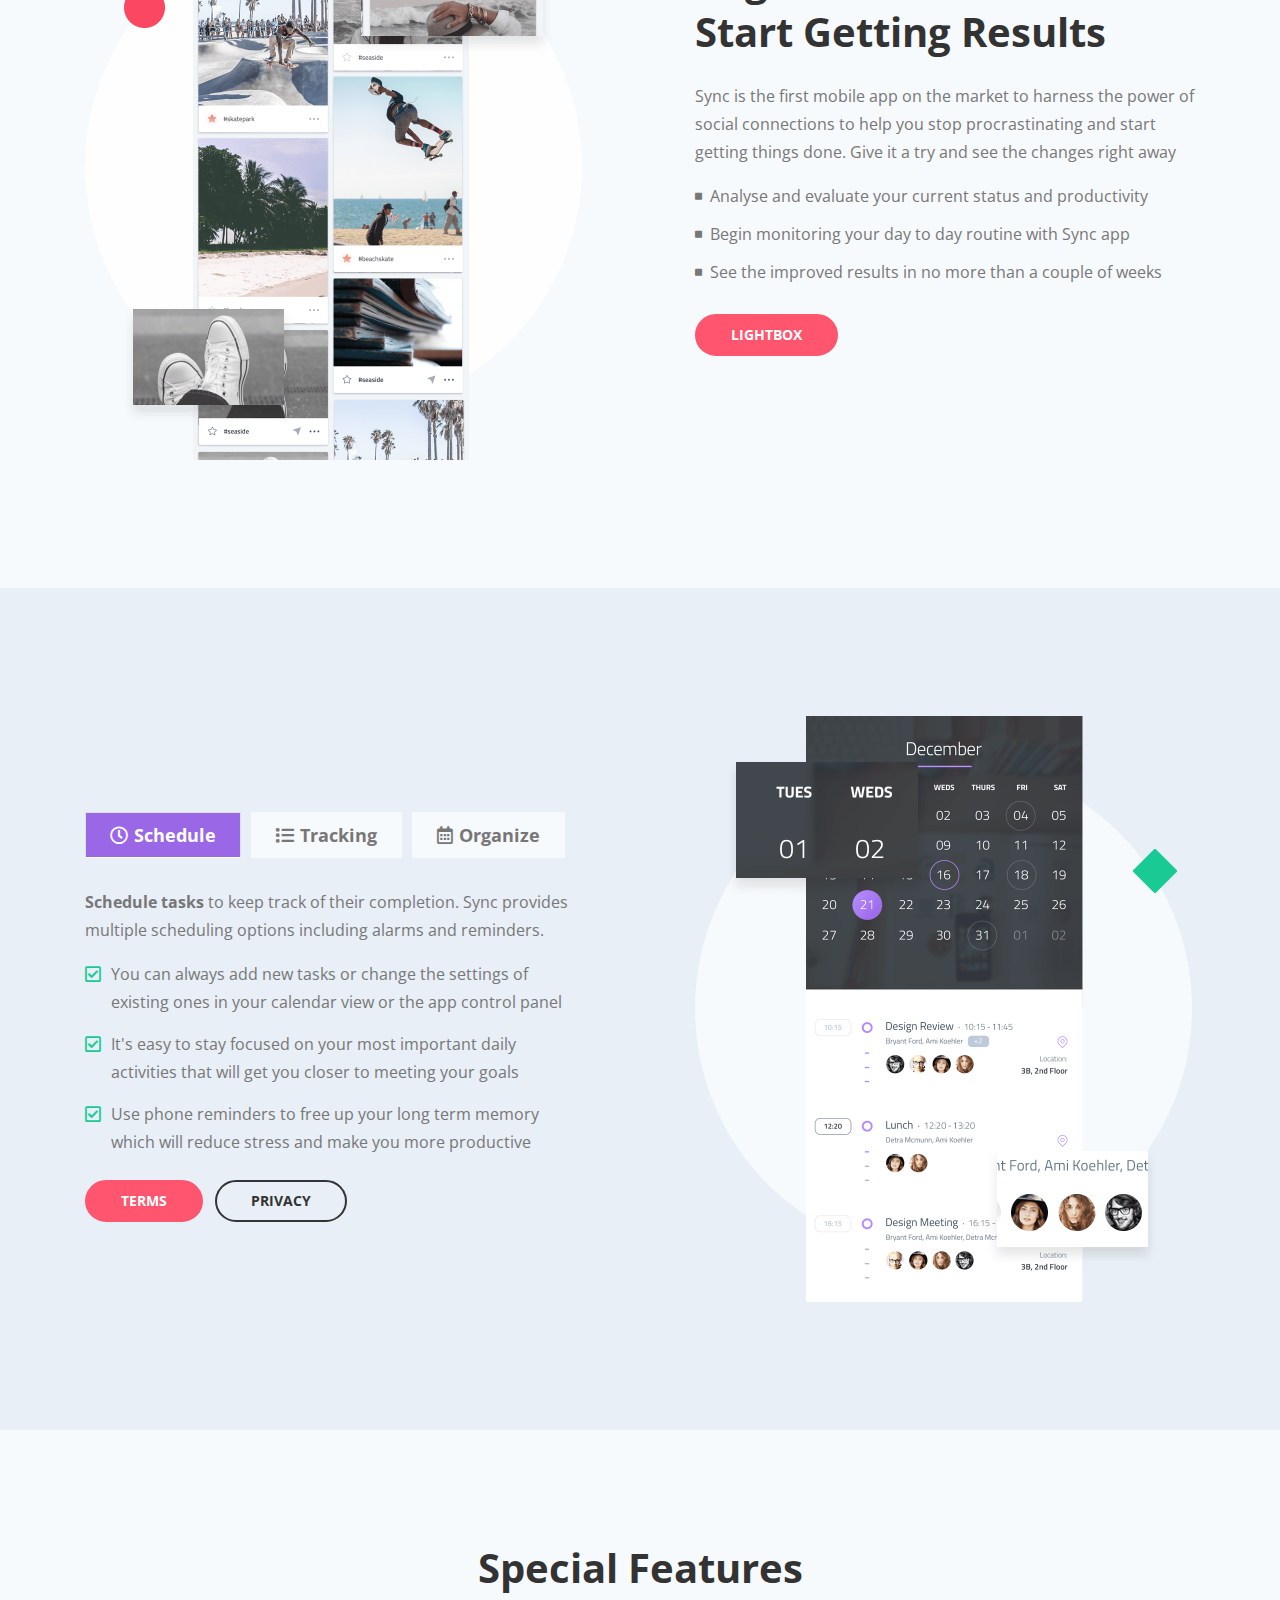
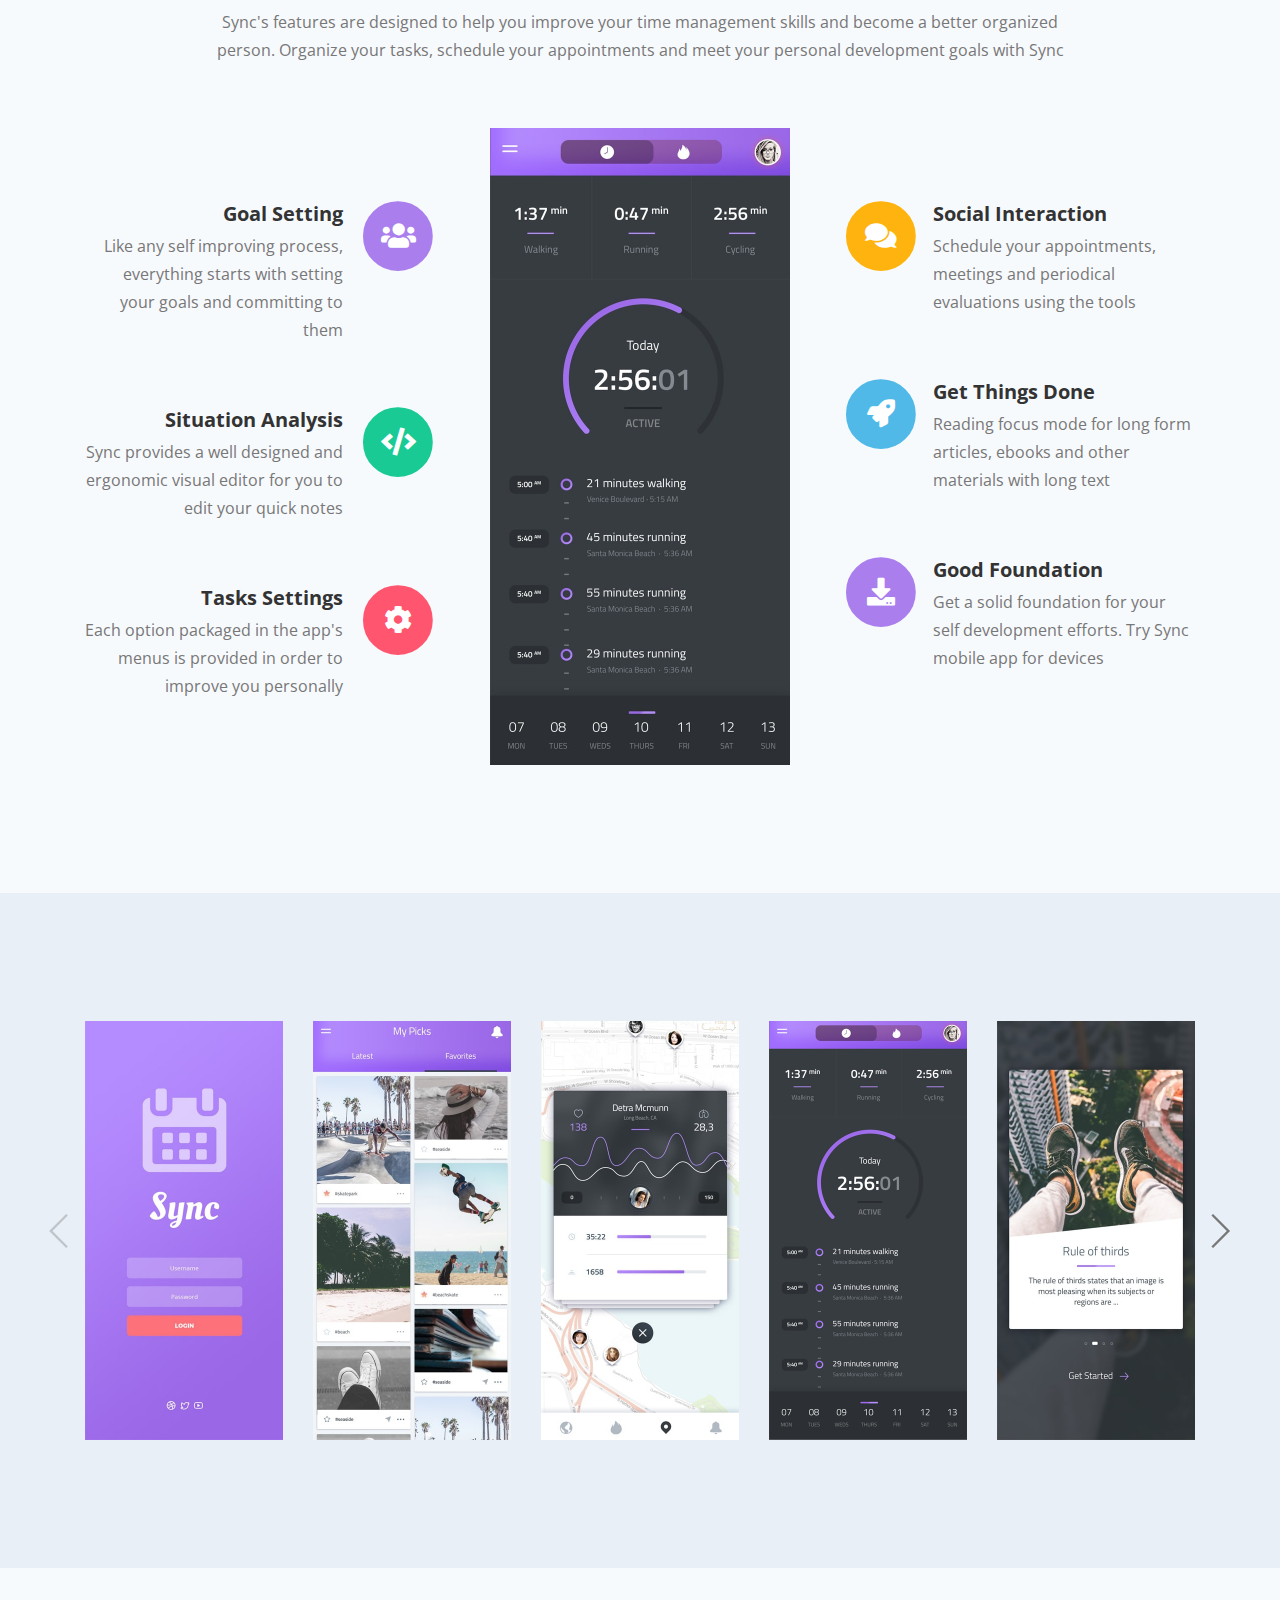
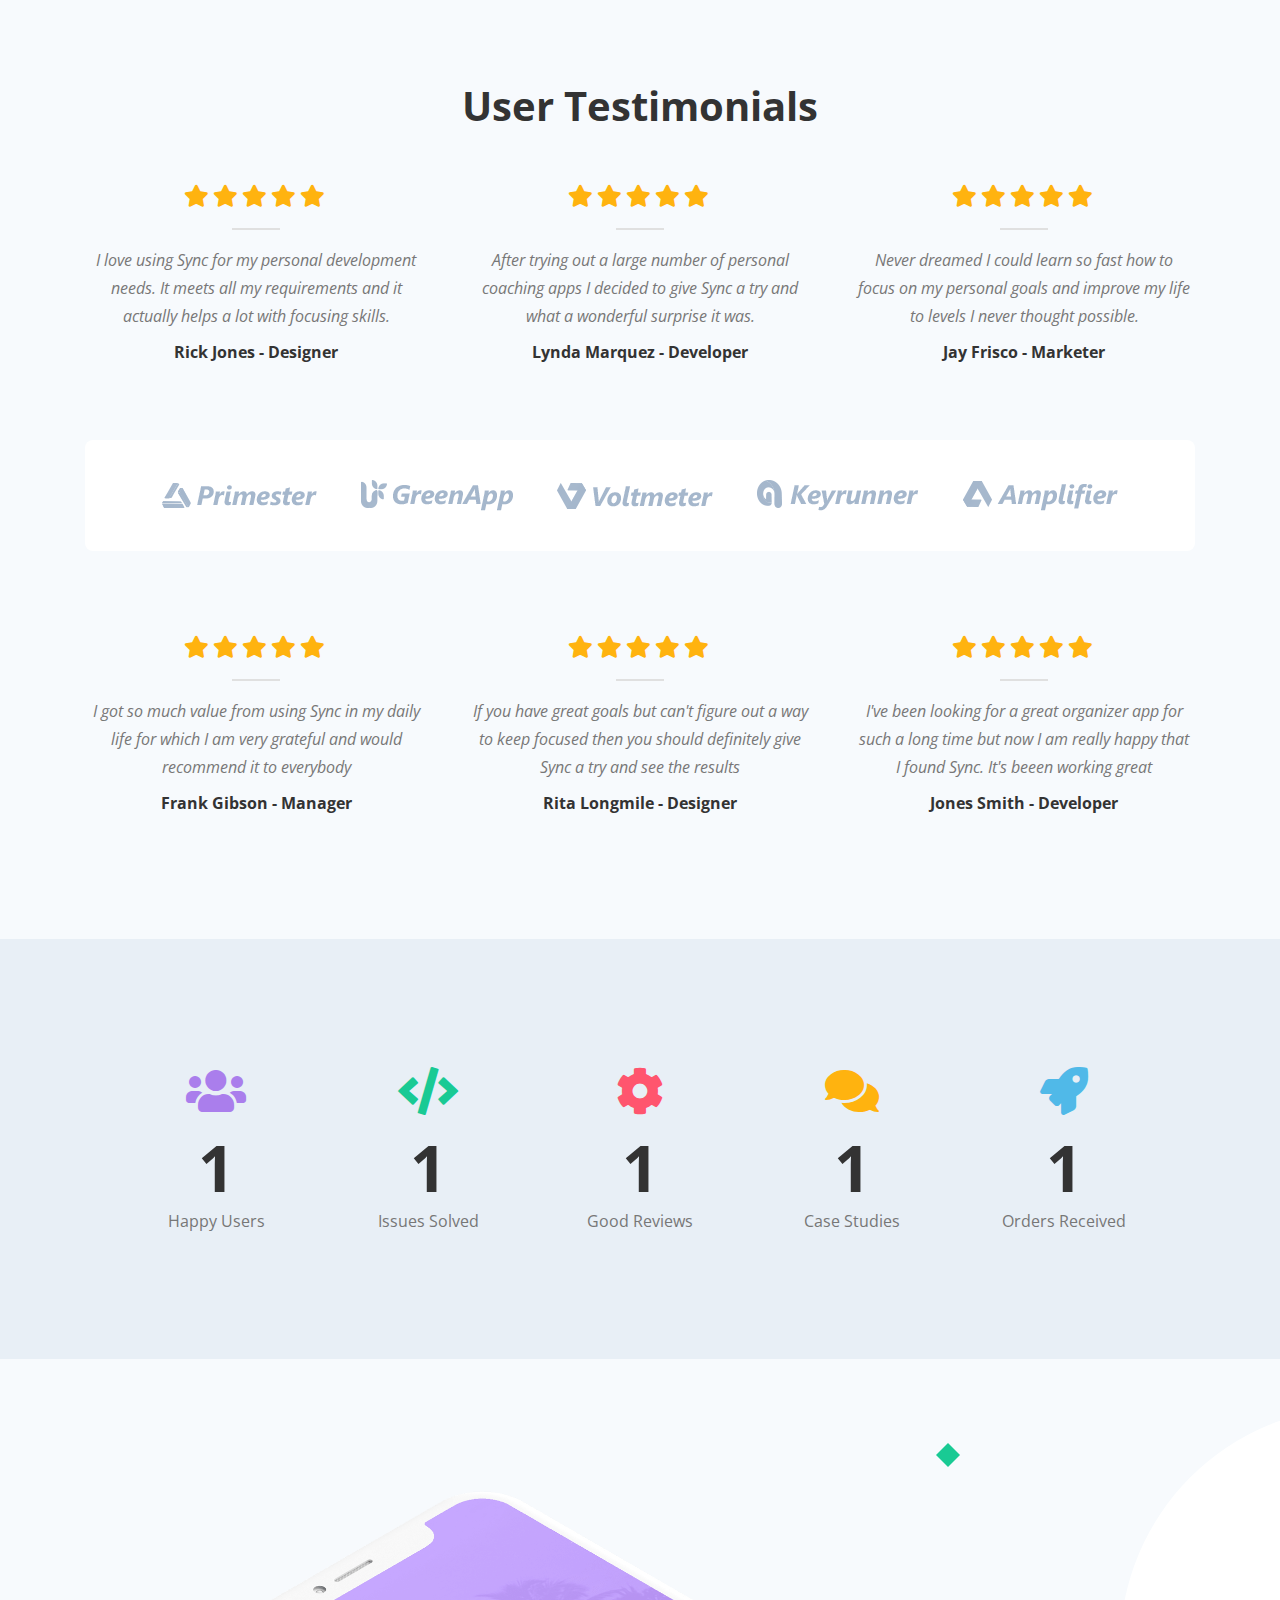
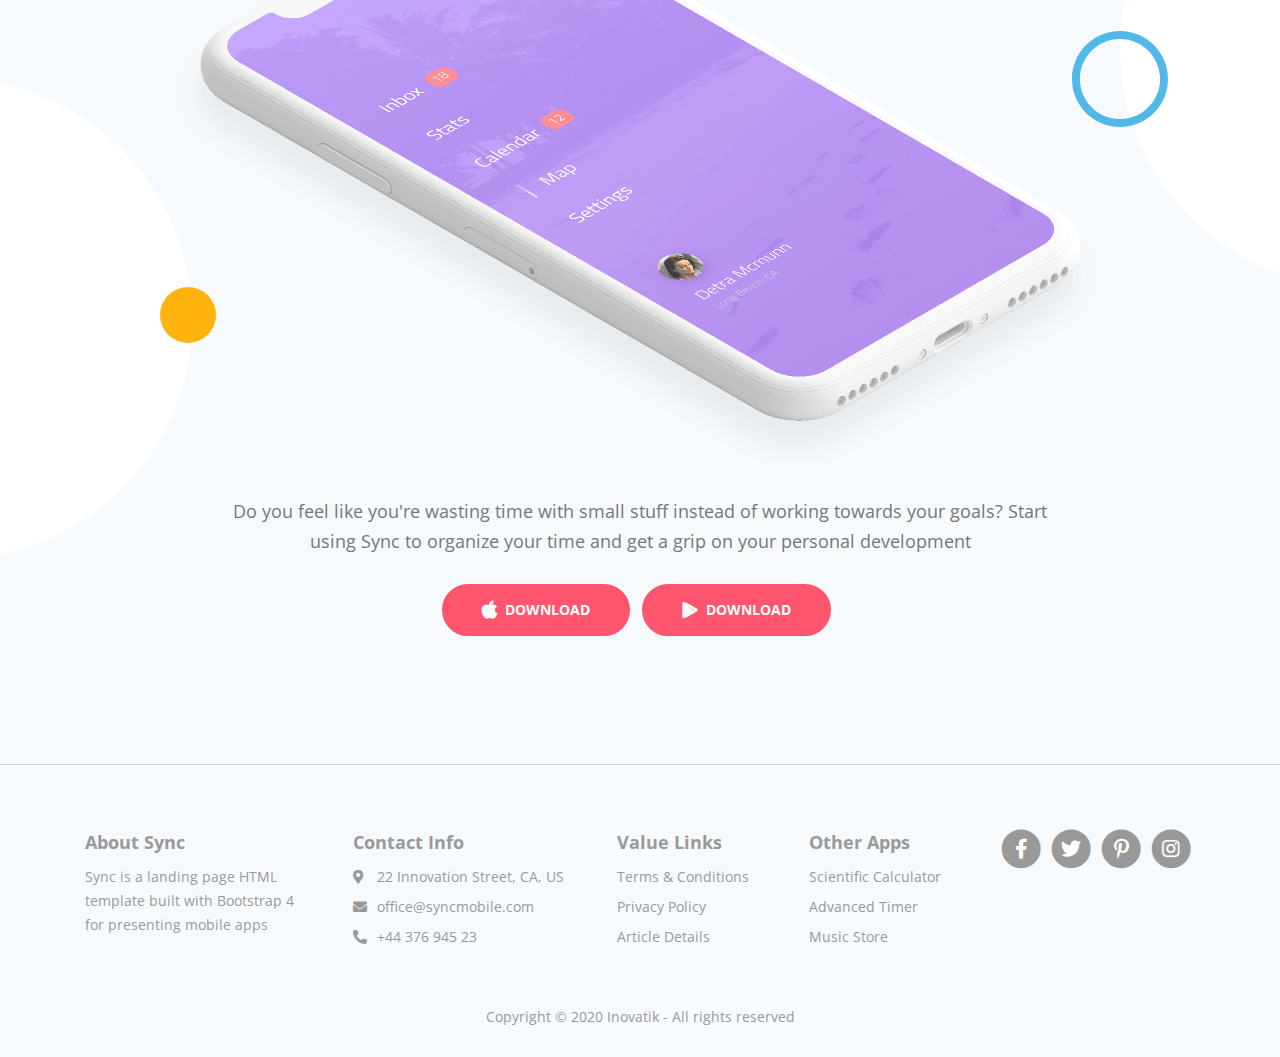
<file: demo5-pohja/index.html>
<!DOCTYPE html>
<html lang="en">
<head>
    <meta charset="utf-8">
    <meta name="viewport" content="width=device-width, initial-scale=1, shrink-to-fit=no">
    
    <!-- SEO Meta Tags -->
    <meta name="description" content="Sync is a landing page HTML template built with Bootstrap 4 for presenting mobile apps to the online audience and for getting visitors to become users.">
    <meta name="author" content="Inovatik">

    <!-- OG Meta Tags to improve the way the post looks when you share the page on LinkedIn, Facebook, Google+ -->
	<meta property="og:site_name" content="" /> <!-- website name -->
	<meta property="og:site" content="" /> <!-- website link -->
	<meta property="og:title" content=""/> <!-- title shown in the actual shared post -->
	<meta property="og:description" content="" /> <!-- description shown in the actual shared post -->
	<meta property="og:image" content="" /> <!-- image link, make sure it's jpg -->
	<meta property="og:url" content="" /> <!-- where do you want your post to link to -->
	<meta property="og:type" content="article" />

    <!-- Webpage Title -->
    <title>Sync - Mobile App Landing Page HTML Template</title>
    
    <!-- Styles -->
    <link href="https://fonts.googleapis.com/css?family=Open+Sans:400,400i,700&display=swap&subset=latin-ext" rel="stylesheet">
    <link href="css/bootstrap.css" rel="stylesheet">
    <link href="css/fontawesome-all.css" rel="stylesheet">
    <link href="css/swiper.css" rel="stylesheet">
	<link href="css/magnific-popup.css" rel="stylesheet">
	<link href="css/styles.css" rel="stylesheet">
	
	<!-- Favicon  -->
    <link rel="icon" href="images/favicon.png">
</head>
<body data-spy="scroll" data-target=".fixed-top">
    
    <!-- Preloader -->
	<div class="spinner-wrapper">
        <div class="spinner">
            <div class="bounce1"></div>
            <div class="bounce2"></div>
            <div class="bounce3"></div>
        </div>
    </div>
    <!-- end of preloader -->
    

    <!-- Navigation -->
    <nav class="navbar navbar-expand-lg navbar-dark navbar-custom fixed-top">
        <div class="container">
            <!-- Text Logo - Use this if you don't have a graphic logo -->
            <!-- <a class="navbar-brand logo-text page-scroll" href="index.html">Sync</a> -->

            <!-- Image Logo -->
            <a class="navbar-brand logo-image" href="index.html"><img src="images/logo.svg" alt="alternative"></a> 
            
            <!-- Mobile Menu Toggle Button -->
            <button class="navbar-toggler" type="button" data-toggle="collapse" data-target="#navbarsExampleDefault" aria-controls="navbarsExampleDefault" aria-expanded="false" aria-label="Toggle navigation">
                <span class="navbar-toggler-awesome fas fa-bars"></span>
                <span class="navbar-toggler-awesome fas fa-times"></span>
            </button>
            <!-- end of mobile menu toggle button -->

            <div class="collapse navbar-collapse" id="navbarsExampleDefault">
                <ul class="navbar-nav ml-auto">
                    <li class="nav-item">
                        <a class="nav-link page-scroll" href="#description">DESCRIPTION <span class="sr-only">(current)</span></a>
                    </li>
                    <li class="nav-item">
                        <a class="nav-link page-scroll" href="#features">FEATURES</a>
                    </li>
                    <li class="nav-item">
                        <a class="nav-link page-scroll" href="#screens">SCREENS</a>
                    </li>

                    <!-- Dropdown Menu -->          
                    <li class="nav-item dropdown">
                        <a class="nav-link dropdown-toggle page-scroll" id="navbarDropdown" role="button" aria-haspopup="true" aria-expanded="false">EXTRA</a>
                        <div class="dropdown-menu" aria-labelledby="navbarDropdown">
                            <a class="dropdown-item" href="article-details.html"><span class="item-text">ARTICLE DETAILS</span></a>
                            <div class="dropdown-divider"></div>
                            <a class="dropdown-item" href="terms-conditions.html"><span class="item-text">TERMS CONDITIONS</span></a>
                            <div class="dropdown-divider"></div>
                            <a class="dropdown-item" href="privacy-policy.html"><span class="item-text">PRIVACY POLICY</span></a>
                        </div>
                    </li>
                    <!-- end of dropdown menu -->
                </ul>
                <span class="nav-item">
                    <a class="btn-outline-sm page-scroll" href="#download">DOWNLOAD</a>
                </span>
            </div>
        </div> <!-- end of container -->
    </nav> <!-- end of navbar -->
    <!-- end of navigation -->


    <!-- Header -->
    <header class="header">
        <div class="container">
            <div class="row">
                <div class="col-lg-12">
                    <div class="text-container">
                        <h1>Mobile App Landing Page</h1>
                        <p class="p-large p-heading">Start focusing on your goals and get more things done with Sync mobile application. It's the first app to harness the power of social connections to help you stay focused and get organized</p>
                        <a class="btn-solid-lg" href="#your-link"><i class="fab fa-apple"></i>DOWNLOAD</a>
                        <a class="btn-solid-lg" href="#your-link"><i class="fab fa-google-play"></i>DOWNLOAD</a>
                    </div> <!-- end of text-container -->
                </div> <!-- end of col -->
            </div> <!-- end of row -->
            <div class="row">
                <div class="col-lg-12">
                    <div class="image-container">
                        <img class="img-fluid" src="images/header-iphone.png" alt="alternative">
                    </div> <!-- end of text-container -->
                </div> <!-- end of col -->
            </div> <!-- end of row -->
        </div> <!-- end of container -->
        <div class="deco-white-circle-1">
            <img src="images/decorative-white-circle.svg" alt="alternative">
        </div> <!-- end of deco-white-circle-1 -->
        <div class="deco-white-circle-2">
            <img src="images/decorative-white-circle.svg" alt="alternative">
        </div> <!-- end of deco-white-circle-2 -->
        <div class="deco-blue-circle">
            <img src="images/decorative-blue-circle.svg" alt="alternative">
        </div> <!-- end of deco-blue-circle -->
        <div class="deco-yellow-circle">
            <img src="images/decorative-yellow-circle.svg" alt="alternative">
        </div> <!-- end of deco-yellow-circle -->
        <div class="deco-green-diamond">
            <img src="images/decorative-green-diamond.svg" alt="alternative">
        </div> <!-- end of deco-yellow-circle -->
    </header> <!-- end of header -->
    <!-- end of header -->


    <!-- Small Features -->
    <div class="cards-1">
        <div class="container">
            <div class="row">
                <div class="col-lg-12">
                    
                    <!-- Card -->
                    <div class="card">
                        <div class="card-image">
                            <i class="fas fa-users"></i>
                        </div>
                        <div class="card-body">
                            <h5 class="card-title">Identify Goals</h5>
                        </div>
                    </div>
                    <!-- end of card -->

                    <!-- Card -->
                    <div class="card">
                        <div class="card-image green">
                            <i class="fas fa-code"></i>
                        </div>
                        <div class="card-body">
                            <h5 class="card-title">Situation Analysis</h5>
                        </div>
                    </div>
                    <!-- end of card -->

                    <!-- Card -->
                    <div class="card">
                        <div class="card-image red">
                            <i class="fas fa-cog"></i>
                        </div>
                        <div class="card-body">
                            <h5 class="card-title">Tasks Settings</h5>
                        </div>
                    </div>
                    <!-- end of card -->

                    <!-- Card -->
                    <div class="card">
                        <div class="card-image yellow">
                            <i class="fas fa-comments"></i>
                        </div>
                        <div class="card-body">
                            <h5 class="card-title">Social Interaction</h5>
                        </div>
                    </div>
                    <!-- end of card -->

                    <!-- Card -->
                    <div class="card">
                        <div class="card-image blue">
                            <i class="fas fa-rocket"></i>
                        </div>
                        <div class="card-body">
                            <h5 class="card-title">Get Things Done</h5>
                        </div>
                    </div>
                    <!-- end of card -->

                </div> <!-- end of col -->
            </div> <!-- end of row -->
        </div> <!-- end of container -->
    </div> <!-- end of cards-1 -->
    <!-- end of small features -->


    <!-- Description 1 -->
    <div id="description" class="basic-1">
        <div class="container">
            <div class="row">
                <div class="col-lg-6">
                    <div class="image-container">
                        <img class="img-fluid" src="images/description-1-app.png" alt="alternative">
                    </div> <!-- end of image-container -->
                </div> <!-- end of col -->
                <div class="col-lg-6">
                    <div class="text-container">
                        <h2>Organize Your Time And Start Getting Results</h2>
                        <p>Sync is the first mobile app on the market to harness the power of social connections to help you stop procrastinating and start getting things done. Give it a try and see the changes right away</p>
                        <ul class="list-unstyled li-space-lg">
                            <li class="media">
                                <i class="fas fa-square"></i>
                                <div class="media-body">Analyse and evaluate your current status and productivity</div>
                            </li>
                            <li class="media">
                                <i class="fas fa-square"></i>
                                <div class="media-body">Begin monitoring your day to day routine with Sync app</div>
                            </li>
                            <li class="media">
                                <i class="fas fa-square"></i>
                                <div class="media-body">See the improved results in no more than a couple of weeks</div>
                            </li>
                        </ul>
                        <a class="btn-solid-reg popup-with-move-anim" href="#description-1-details-lightbox">LIGHTBOX</a>
                    </div> <!-- end of text-container -->
                </div> <!-- end of col -->
            </div> <!-- end of row -->
        </div> <!-- end of container -->
    </div> <!-- end of basic-1 -->
    <!-- end of description 1 -->

    
    <!-- Description 1 Details Lightbox -->
	<!-- Details Lightbox -->
	<div id="description-1-details-lightbox" class="lightbox-basic zoom-anim-dialog mfp-hide">
        <div class="row">
            <button title="Close (Esc)" type="button" class="mfp-close x-button">×</button>
			<div class="col-lg-8">
                <div class="image-container">
                    <img class="img-fluid" src="images/description-1-details-lightbox.jpg" alt="alternative">
                </div> <!-- end of image-container -->
			</div>
			<div class="col-lg-4">
                <h3>Goals Setting</h3>
				<hr>
                <p>The app can easily help you track your personal development evolution if you take the time to set it up.</p>
                <h4>User Feedback</h4>
                <p>This is a great app which can help you save time and make your live easier. And it will help improve your productivity.</p>
                <ul class="list-unstyled li-space-lg">
                    <li class="media">
                        <i class="far fa-check-square"></i><div class="media-body">Splash screen panel</div>
                    </li>
                    <li class="media">
                        <i class="far fa-check-square"></i><div class="media-body">Statistics graph report</div>
                    </li>
                    <li class="media">
                        <i class="far fa-check-square"></i><div class="media-body">Events calendar layout</div>
                    </li>
                    <li class="media">
                        <i class="far fa-check-square"></i><div class="media-body">Location details screen</div>
                    </li>
                    <li class="media">
                        <i class="far fa-check-square"></i><div class="media-body">Onboarding steps interface</div>
                    </li>
                </ul>
                <a class="btn-solid-reg mfp-close page-scroll" href="#download">DOWNLOAD</a> <button class="btn-outline-reg mfp-close as-button" type="button">BACK</button>
			</div>
		</div> <!-- end of row -->
    </div> <!-- end of lightbox-basic -->
    <!-- end of details lightbox -->
    <!-- end of description 1 details lightbox -->



    <!-- Description 2 -->
    <div class="tabs">
        <div class="container">
            <div class="row">
                <div class="col-lg-6">
                    <div class="tabs-container">

                        <!-- Tabs Links -->
                        <ul class="nav nav-tabs" id="cedoTabs" role="tablist">
                            <li class="nav-item">
                                <a class="nav-link active" id="nav-tab-1" data-toggle="tab" href="#tab-1" role="tab" aria-controls="tab-1" aria-selected="true"><i class="far fa-clock"></i>Schedule</a>
                            </li>
                            <li class="nav-item">
                                <a class="nav-link" id="nav-tab-2" data-toggle="tab" href="#tab-2" role="tab" aria-controls="tab-2" aria-selected="false"><i class="fas fa-list"></i>Tracking</a>
                            </li>
                            <li class="nav-item">
                                <a class="nav-link" id="nav-tab-3" data-toggle="tab" href="#tab-3" role="tab" aria-controls="tab-3" aria-selected="false"><i class="far fa-calendar-alt"></i>Organize</a>
                            </li>
                        </ul>
                        <!-- end of tabs links -->
                        
                        <!-- Tabs Content -->
                        <div class="tab-content" id="cedoTabsContent">
                            <!-- Tab -->
                            <div class="tab-pane fade show active" id="tab-1" role="tabpanel" aria-labelledby="tab-1">
                                <p><strong>Schedule tasks</strong> to keep track of their completion. Sync provides multiple scheduling options including alarms and reminders.</p>
                                <ul class="list-unstyled li-space-lg">
                                    <li class="media">
                                        <i class="far fa-check-square"></i>
                                        <div class="media-body">You can always add new tasks or change the settings of existing ones in your calendar view or the app control panel</div>
                                    </li>
                                    <li class="media">
                                        <i class="far fa-check-square"></i>
                                        <div class="media-body">It's easy to stay focused on your most important daily activities that will get you closer to meeting your goals</div>
                                    </li>
                                    <li class="media">
                                        <i class="far fa-check-square"></i>
                                        <div class="media-body">Use phone reminders to free up your long term memory which will reduce stress and make you more productive</div>
                                    </li>
                                </ul>
                                <a class="btn-solid-reg page-scroll" href="terms-conditions.html">TERMS</a> <a class="btn-outline-reg page-scroll" href="privacy-policy.html">PRIVACY</a>
                            </div> <!-- end of tab-pane -->
                            <!-- end of tab -->

                            <!-- Tab -->
                            <div class="tab-pane fade" id="tab-2" role="tabpanel" aria-labelledby="tab-2">
                                <p><strong>Keep track of everything</strong> and analyse your progress while using the app. In less than a month you should be seeing improved results when it comes to time management and task prioritization</p>
                                <p><strong>Anyone can enjoy the app</strong> no matter their gender, age, occupation or location in the world. Sync's algorithms have been built to be flexible and functional for any person in the world</p>
                                <p><strong>Achieve the impossible</strong> just by carefully monitoring your progress and keeping the app updated with daily operations. It's easier than you think and it only takes a couple of minutes</p>
                                <a class="red" href="terms-conditions.html">Terms & Conditions >></a>
                            </div> <!-- end of tab-pane -->
                            <!-- end of tab -->

                            <!-- Tab -->
                            <div class="tab-pane fade" id="tab-3" role="tabpanel" aria-labelledby="tab-3">
                                <p><strong>Use the power of social interactivity</strong> to keep you motivated and focused on your daily and long term goals. It's revolutionary</p>
                                <ul class="list-unstyled li-space-lg">
                                    <li class="media">
                                        <i class="far fa-check-square"></i>
                                        <div class="media-body">Commiting to something in front of a crowd gives you little room to walk back on your promise and makes you push on</div>
                                    </li>
                                    <li class="media">
                                        <i class="far fa-check-square"></i>
                                        <div class="media-body">No more frustrations of loosing focus and not being efficient. Sync main purpose is to solve just that and make you happy</div>
                                    </li>
                                    <li class="media">
                                        <i class="far fa-check-square"></i>
                                        <div class="media-body">It's the first mobile app that can turn you in a better organized person without the pressure of failing like other systems</div>
                                    </li>
                                    <li class="media">
                                        <i class="far fa-check-square"></i>
                                        <div class="media-body">Recognized by a lot of trainers and life coaches Sync is the number one tool they recommend time management</div>
                                    </li>
                                </ul>
                            </div> <!-- end of tab-pane -->
                            <!-- end of tab -->
                        </div> <!-- end of tab-content -->
                        <!-- end of nav tabs content -->
                    
                    </div> <!-- end of tabs-container -->
                </div> <!-- end of col -->
                <div class="col-lg-6">
                    <div class="image-container">
                        <img class="img-fluid" src="images/description-2-app.png" alt="alternative">
                    </div> <!-- end of image-container -->
                </div> <!-- end of col -->
            </div> <!-- end of row -->
        </div> <!-- end of container -->
    </div> <!-- end of tabs -->
    <!-- end of description 2 -->


    <!-- Features -->
    <div id="features" class="basic-2">
        <div class="container">
            <div class="row">
                <div class="col-lg-12">
                    <h2>Special Features</h2>
                    <p class="p-heading">Sync's features are designed to help you improve your time management skills and become a better organized person. Organize your tasks, schedule your appointments and meet your personal development goals with Sync</p>
                </div> <!-- end of div -->
            </div> <!-- end of div -->
            <div class="row">
                <div class="col-lg-4">
                    <ul class="list-unstyled li-space-lg first">
                        <li class="media">
                            <span class="fa-stack">
                                <i class="fas fa-circle fa-stack-2x"></i>
                                <i class="fas fa-users fa-stack-1x"></i>
                            </span>
                            <div class="media-body">
                                <h4>Goal Setting</h4>
                                <p>Like any self improving process, everything starts with setting your goals and committing to them</p>
                            </div>
                        </li>
                        <li class="media">
                            <span class="fa-stack">
                                <i class="fas fa-circle fa-stack-2x green"></i>
                                <i class="fas fa-code fa-stack-1x"></i>
                            </span>
                            <div class="media-body">
                                <h4>Situation Analysis</h4>
                                <p>Sync provides a well designed and ergonomic visual editor for you to edit your quick notes</p>
                            </div>
                        </li>
                        <li class="media">
                            <span class="fa-stack">
                                <i class="fas fa-circle fa-stack-2x red"></i>
                                <i class="fas fa-cog fa-stack-1x"></i>
                            </span>
                            <div class="media-body">
                                <h4>Tasks Settings</h4>
                                <p>Each option packaged in the app's menus is provided in order to improve you personally</p>
                            </div>
                        </li>
                    </ul>
                </div> <!-- end of col -->
                <div class="col-lg-4">
                    <img class="img-fluid" src="images/features-app.jpg" alt="alternative">
                </div> <!-- end of col -->
                <div class="col-lg-4">
                    <ul class="list-unstyled li-space-lg">
                        <li class="media">
                            <span class="fa-stack">
                                <i class="fas fa-circle fa-stack-2x yellow"></i>
                                <i class="fas fa-comments fa-stack-1x"></i>
                            </span>
                            <div class="media-body">
                                <h4>Social Interaction</h4>
                                <p>Schedule your appointments, meetings and periodical evaluations using the tools</p>
                            </div>
                        </li>
                        <li class="media">
                            <span class="fa-stack">
                                <i class="fas fa-circle fa-stack-2x blue"></i>
                                <i class="fas fa-rocket fa-stack-1x"></i>
                            </span>
                            <div class="media-body">
                                <h4>Get Things Done</h4>
                                <p>Reading focus mode for long form articles, ebooks and other materials with long text</p>
                            </div>
                        </li>
                        <li class="media">
                            <span class="fa-stack">
                                <i class="fas fa-circle fa-stack-2x"></i>
                                <i class="fas fa-download fa-stack-1x"></i>
                            </span>
                            <div class="media-body">
                                <h4>Good Foundation</h4>
                                <p>Get a solid foundation for your self development efforts. Try Sync mobile app for devices</p>
                            </div>
                        </li>
                    </ul>
                </div> <!-- end of col -->
            </div> <!-- end of row -->
        </div> <!-- end of container -->
    </div> <!-- end of basic-2 -->
    <!-- end of features -->


    <!-- Screenshots -->
    <div id="screens" class="slider">
        <div class="container">
            <div class="row">
                <div class="col-lg-12">
                    
                    <!-- Image Slider -->
                    <div class="slider-container">
                        <div class="swiper-container image-slider">
                            <div class="swiper-wrapper">
                                
                                <!-- Slide -->
                                <div class="swiper-slide">
                                    <a href="images/screenshot-1.jpg" class="popup-link" data-effect="fadeIn">
                                        <img class="img-fluid" src="images/screenshot-1.jpg" alt="alternative">
                                    </a>
                                </div>
                                <!-- end of slide -->

                                <!-- Slide -->
                                <div class="swiper-slide">
                                    <a href="images/screenshot-2.jpg" class="popup-link" data-effect="fadeIn">
                                        <img class="img-fluid" src="images/screenshot-2.jpg" alt="alternative">
                                    </a>
                                </div>
                                <!-- end of slide -->

                                <!-- Slide -->
                                <div class="swiper-slide">
                                    <a href="images/screenshot-3.jpg" class="popup-link" data-effect="fadeIn">
                                        <img class="img-fluid" src="images/screenshot-3.jpg" alt="alternative">
                                    </a>
                                </div>
                                <!-- end of slide -->

                                <!-- Slide -->
                                <div class="swiper-slide">
                                    <a href="images/screenshot-4.jpg" class="popup-link" data-effect="fadeIn">
                                        <img class="img-fluid" src="images/screenshot-4.jpg" alt="alternative">
                                    </a>
                                </div>
                                <!-- end of slide -->

                                <!-- Slide -->
                                <div class="swiper-slide">
                                    <a href="images/screenshot-5.jpg" class="popup-link" data-effect="fadeIn">
                                        <img class="img-fluid" src="images/screenshot-5.jpg" alt="alternative">
                                    </a>
                                </div>
                                <!-- end of slide -->

                                <!-- Slide -->
                                <div class="swiper-slide">
                                    <a href="images/screenshot-1.jpg" class="popup-link" data-effect="fadeIn">
                                        <img class="img-fluid" src="images/screenshot-6.jpg" alt="alternative">
                                    </a>
                                </div>
                                <!-- end of slide -->

                                <!-- Slide -->
                                <div class="swiper-slide">
                                    <a href="images/screenshot-2.jpg" class="popup-link" data-effect="fadeIn">
                                        <img class="img-fluid" src="images/screenshot-7.jpg" alt="alternative">
                                    </a>
                                </div>
                                <!-- end of slide -->

                                <!-- Slide -->
                                <div class="swiper-slide">
                                    <a href="images/screenshot-3.jpg" class="popup-link" data-effect="fadeIn">
                                        <img class="img-fluid" src="images/screenshot-8.jpg" alt="alternative">
                                    </a>
                                </div>
                                <!-- end of slide -->

                                <!-- Slide -->
                                <div class="swiper-slide">
                                    <a href="images/screenshot-4.jpg" class="popup-link" data-effect="fadeIn">
                                        <img class="img-fluid" src="images/screenshot-9.jpg" alt="alternative">
                                    </a>
                                </div>
                                <!-- end of slide -->

                                <!-- Slide -->
                                <div class="swiper-slide">
                                    <a href="images/screenshot-5.jpg" class="popup-link" data-effect="fadeIn">
                                        <img class="img-fluid" src="images/screenshot-10.jpg" alt="alternative">
                                    </a>
                                </div>
                                <!-- end of slide -->
                                
                            </div> <!-- end of swiper-wrapper -->

                            <!-- Add Arrows -->
                            <div class="swiper-button-next"></div>
                            <div class="swiper-button-prev"></div>
                            <!-- end of add arrows -->

                        </div> <!-- end of swiper-container -->
                    </div> <!-- end of slider-container -->
                    <!-- end of image slider -->

                </div> <!-- end of col -->
            </div> <!-- end of row -->
        </div> <!-- end of container -->
    </div> <!-- end of slider -->
    <!-- end of screenshots -->


    <!-- Testimonials -->
    <div class="cards-2">
        <div class="container">
            <div class="row">
                <div class="col-lg-12">
                    <h2>User Testimonials</h2>
                </div> <!-- end of col -->
            </div> <!-- end of row -->
            <div class="row">
                <div class="col-lg-12">

                    <!-- Card -->
                    <div class="card">
                        <div class="card-image">
                            <i class="fas fa-star"></i><i class="fas fa-star"></i><i class="fas fa-star"></i><i class="fas fa-star"></i><i class="fas fa-star"></i>
                            <hr class="testimonial-line">
                        </div>
                        <div class="card-body">
                            <div class="testimonial-text">I love using Sync for my personal development needs. It meets all my requirements and it actually helps a lot with focusing skills.</div>
                            <div class="testimonial-author">Rick Jones - Designer</div>
                        </div>
                    </div>
                    <!-- end of card -->

                    <!-- Card -->
                    <div class="card">
                        <div class="card-image">
                            <i class="fas fa-star"></i><i class="fas fa-star"></i><i class="fas fa-star"></i><i class="fas fa-star"></i><i class="fas fa-star"></i>
                            <hr class="testimonial-line">
                        </div>
                        <div class="card-body">
                            <div class="testimonial-text">After trying out a large number of personal coaching apps I decided to give Sync a try and what a wonderful surprise it was.</div>
                            <div class="testimonial-author">Lynda Marquez - Developer</div>
                        </div>
                    </div>
                    <!-- end of card -->

                    <!-- Card -->
                    <div class="card">
                        <div class="card-image">
                            <i class="fas fa-star"></i><i class="fas fa-star"></i><i class="fas fa-star"></i><i class="fas fa-star"></i><i class="fas fa-star"></i>
                            <hr class="testimonial-line">
                        </div>
                        <div class="card-body">
                            <div class="testimonial-text">Never dreamed I could learn so fast how to focus on my personal goals and improve my life to levels I never thought possible.</div>
                            <div class="testimonial-author">Jay Frisco - Marketer</div>
                        </div>
                    </div>
                    <!-- end of card -->

                </div> <!-- end of col -->
            </div> <!-- end of row -->
            <div class="row">
                <div class="col-lg-12">
                    <div class="image-container">
                        <img class="img-fluid" src="images/customer-logo-1.png" alt="alternative">
                        <img class="img-fluid" src="images/customer-logo-2.png" alt="alternative">
                        <img class="img-fluid" src="images/customer-logo-3.png" alt="alternative">
                        <img class="img-fluid" src="images/customer-logo-4.png" alt="alternative">
                        <img class="img-fluid" src="images/customer-logo-5.png" alt="alternative">
                    </div> <!-- end of image-container -->
                </div> <!-- end of col -->
            </div> <!-- end of row -->
            <div class="row">
                <div class="col-lg-12">

                    <!-- Card -->
                    <div class="card">
                        <div class="card-image">
                            <i class="fas fa-star"></i><i class="fas fa-star"></i><i class="fas fa-star"></i><i class="fas fa-star"></i><i class="fas fa-star"></i>
                            <hr class="testimonial-line">
                        </div>
                        <div class="card-body">
                            <div class="testimonial-text">I got so much value from using Sync in my daily life for which I am very grateful and would recommend it to everybody</div>
                            <div class="testimonial-author">Frank Gibson - Manager</div>
                        </div>
                    </div>
                    <!-- end of card -->

                    <!-- Card -->
                    <div class="card">
                        <div class="card-image">
                            <i class="fas fa-star"></i><i class="fas fa-star"></i><i class="fas fa-star"></i><i class="fas fa-star"></i><i class="fas fa-star"></i>
                            <hr class="testimonial-line">
                        </div>
                        <div class="card-body">
                            <div class="testimonial-text">If you have great goals but can't figure out a way to keep focused then you should definitely give Sync a try and see the results</div>
                            <div class="testimonial-author">Rita Longmile - Designer</div>
                        </div>
                    </div>
                    <!-- end of card -->

                    <!-- Card -->
                    <div class="card">
                        <div class="card-image">
                            <i class="fas fa-star"></i><i class="fas fa-star"></i><i class="fas fa-star"></i><i class="fas fa-star"></i><i class="fas fa-star"></i>
                            <hr class="testimonial-line">
                        </div>
                        <div class="card-body">
                            <div class="testimonial-text">I've been looking for a great organizer app for such a long time but now I am really happy that I found Sync. It's beeen working great</div>
                            <div class="testimonial-author">Jones Smith - Developer</div>
                        </div>
                    </div>
                    <!-- end of card -->

                </div> <!-- end of col -->
            </div> <!-- end of row -->
        </div> <!-- end of container -->
    </div> <!-- end of cards-2 -->
    <!-- end of testimonials -->


    <!-- Statistics -->
    <div class="counter">
        <div class="container">
            <div class="row">
                <div class="col-lg-12">
                    
                    <!-- Counter -->
                    <div id="counter">
                        <div class="cell">
                            <i class="fas fa-users"></i>
                            <div class="counter-value number-count" data-count="231">1</div>
                            <p class="counter-info">Happy Users</p>
                        </div>
                        <div class="cell">
                            <i class="fas fa-code green"></i>
                            <div class="counter-value number-count" data-count="385">1</div>
                            <p class="counter-info">Issues Solved</p>
                        </div>
                        <div class="cell">
                            <i class="fas fa-cog red"></i>
                            <div class="counter-value number-count" data-count="159">1</div>
                            <p class="counter-info">Good Reviews</p>
                        </div>
                        <div class="cell">
                            <i class="fas fa-comments yellow"></i>
                            <div class="counter-value number-count" data-count="127">1</div>
                            <p class="counter-info">Case Studies</p>
                        </div>
                        <div class="cell">
                            <i class="fas fa-rocket blue"></i>
                            <div class="counter-value number-count" data-count="211">1</div>
                            <p class="counter-info">Orders Received</p>
                        </div>
                    </div>
                    <!-- end of counter -->

                </div> <!-- end of col -->
            </div> <!-- end of row -->
        </div> <!-- end of container -->
    </div> <!-- end of counter -->
    <!-- end of statistics -->


    <!-- Download -->
    <div id="download" class="basic-3">
        <div class="container">
            <div class="row">
                <div class="col-lg-12">
                    <div class="image-container">
                        <img class="img-fluid" src="images/download-iphone.png" alt="alternative">
                    </div> <!-- end of image-container -->
                    <p class="p-large">Do you feel like you're wasting time with small stuff instead of working towards your goals? Start using Sync to organize your time and get a grip on your personal development</p>
                    <a class="btn-solid-lg" href="#your-link"><i class="fab fa-apple"></i>DOWNLOAD</a>
                    <a class="btn-solid-lg" href="#your-link"><i class="fab fa-google-play"></i>DOWNLOAD</a>
                </div> <!-- end of col -->
            </div> <!-- end of row -->
        </div> <!-- end of container -->
        <div class="deco-white-circle-1">
            <img src="images/decorative-white-circle.svg" alt="alternative">
        </div> <!-- end of deco-white-circle-1 -->
        <div class="deco-white-circle-2">
            <img src="images/decorative-white-circle.svg" alt="alternative">
        </div> <!-- end of deco-white-circle-2 -->
        <div class="deco-blue-circle">
            <img src="images/decorative-blue-circle.svg" alt="alternative">
        </div> <!-- end of deco-blue-circle -->
        <div class="deco-yellow-circle">
            <img src="images/decorative-yellow-circle.svg" alt="alternative">
        </div> <!-- end of deco-yellow-circle -->
        <div class="deco-green-diamond">
            <img src="images/decorative-green-diamond.svg" alt="alternative">
        </div> <!-- end of deco-yellow-circle -->
    </div> <!-- end of basic-3 -->
    <!-- end of download -->


    <!-- Footer -->
    <div class="footer">
        <div class="container">
            <div class="row">
                <div class="col-lg-12">
                    <div class="footer-col first">
                        <h5>About Sync</h5>
                        <p class="p-small">Sync is a landing page HTML template built with Bootstrap 4 for presenting mobile apps</p>
                    </div> <!-- end of footer-col -->
                    <div class="footer-col second">
                        <h5>Contact Info</h5>
                        <ul class="list-unstyled li-space-lg p-small">
                            <li class="media">
                                <i class="fas fa-map-marker-alt"></i>
                                <div class="media-body">22 Innovation Street, CA, US</div>
                            </li>
                            <li class="media">
                                <i class="fas fa-envelope"></i>
                                <div class="media-body"><a href="#your-link">office@syncmobile.com</a></div>
                            </li>
                            <li class="media">
                                <i class="fas fa-phone-alt"></i>
                                <div class="media-body"><a href="#your-link">+44 376 945 23</a></div>
                            </li>
                        </ul>
                    </div> <!-- end of footer-col -->
                    <div class="footer-col third">
                        <h5>Value Links</h5>
                        <ul class="list-unstyled li-space-lg p-small">
                            <li><a href="terms-conditions.html">Terms & Conditions</a></li>
                            <li><a href="privacy-policy.html">Privacy Policy</a></li>
                            <li><a href="article-details.html">Article Details</a></li>
                        </ul>
                    </div> <!-- end of footer-col -->
                    <div class="footer-col fourth">
                        <h5>Other Apps</h5>
                        <ul class="list-unstyled li-space-lg p-small">
                            <li><a href="#your-link">Scientific Calculator</a></li>
                            <li><a href="#your-link">Advanced Timer</a></li>
                            <li><a href="#your-link">Music Store</a></li>
                        </ul>
                    </div> <!-- end of footer-col -->
                    <div class="footer-col fifth">
                        <span class="fa-stack">
                            <a href="#your-link">
                                <i class="fas fa-circle fa-stack-2x"></i>
                                <i class="fab fa-facebook-f fa-stack-1x"></i>
                            </a>
                        </span>
                        <span class="fa-stack">
                            <a href="#your-link">
                                <i class="fas fa-circle fa-stack-2x"></i>
                                <i class="fab fa-twitter fa-stack-1x"></i>
                            </a>
                        </span>
                        <span class="fa-stack">
                            <a href="#your-link">
                                <i class="fas fa-circle fa-stack-2x"></i>
                                <i class="fab fa-pinterest-p fa-stack-1x"></i>
                            </a>
                        </span>
                        <span class="fa-stack">
                            <a href="#your-link">
                                <i class="fas fa-circle fa-stack-2x"></i>
                                <i class="fab fa-instagram fa-stack-1x"></i>
                            </a>
                        </span>
                    </div> <!-- end of footer-col -->
                </div> <!-- end of col -->
            </div> <!-- end of row -->
        </div> <!-- end of container -->
    </div> <!-- end of footer -->  
    <!-- end of footer -->


    <!-- Copyright -->
    <div class="copyright">
        <div class="container">
            <div class="row">
                <div class="col-lg-12">
                    <p class="p-small">Copyright © 2020 <a href="https://inovatik.com">Inovatik</a> - All rights reserved</p>
                </div> <!-- end of col -->
            </div> <!-- enf of row -->
        </div> <!-- end of container -->
    </div> <!-- end of copyright --> 
    <!-- end of copyright -->
    
    	
    <!-- Scripts -->
    <script src="js/jquery.min.js"></script> <!-- jQuery for Bootstrap's JavaScript plugins -->
    <script src="js/popper.min.js"></script> <!-- Popper tooltip library for Bootstrap -->
    <script src="js/bootstrap.min.js"></script> <!-- Bootstrap framework -->
    <script src="js/jquery.easing.min.js"></script> <!-- jQuery Easing for smooth scrolling between anchors -->
    <script src="js/swiper.min.js"></script> <!-- Swiper for image and text sliders -->
    <script src="js/jquery.magnific-popup.js"></script> <!-- Magnific Popup for lightboxes -->
    <script src="js/validator.min.js"></script> <!-- Validator.js - Bootstrap plugin that validates forms -->
    <script src="js/scripts.js"></script> <!-- Custom scripts -->
</body>
</html>
</file>
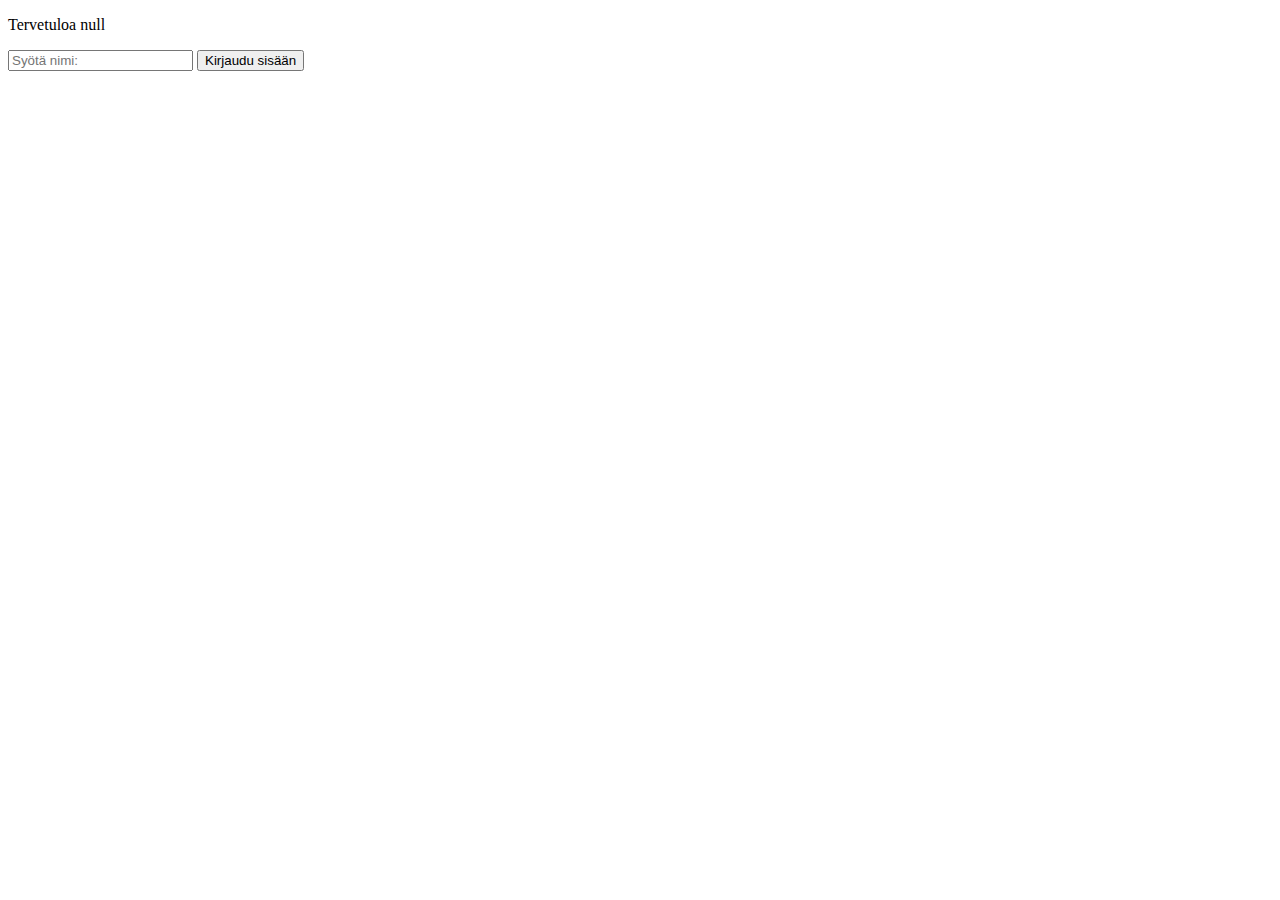
<file: demo7/index.html>
<!DOCTYPE html>
<html lang="fi">

<head>
    <meta charset="UTF-8" />
    <title>demo7</title>
    <script type="text/javascript" language="javascript" src="kirjautuminen.js"></script>
</head>

<body>
<p id="tervetulo_teksti">Tervetuloa </p>
<form id="kirjautumis_lomake">
<input id="nimi" type="text" placeholder="Syötä nimi:" value=""/>
<input id="kirjaudu_nappi" type="submit" value="Kirjaudu sisään" onclick="kirjaudu()"/>
</form>
</body>

</html>
</file>
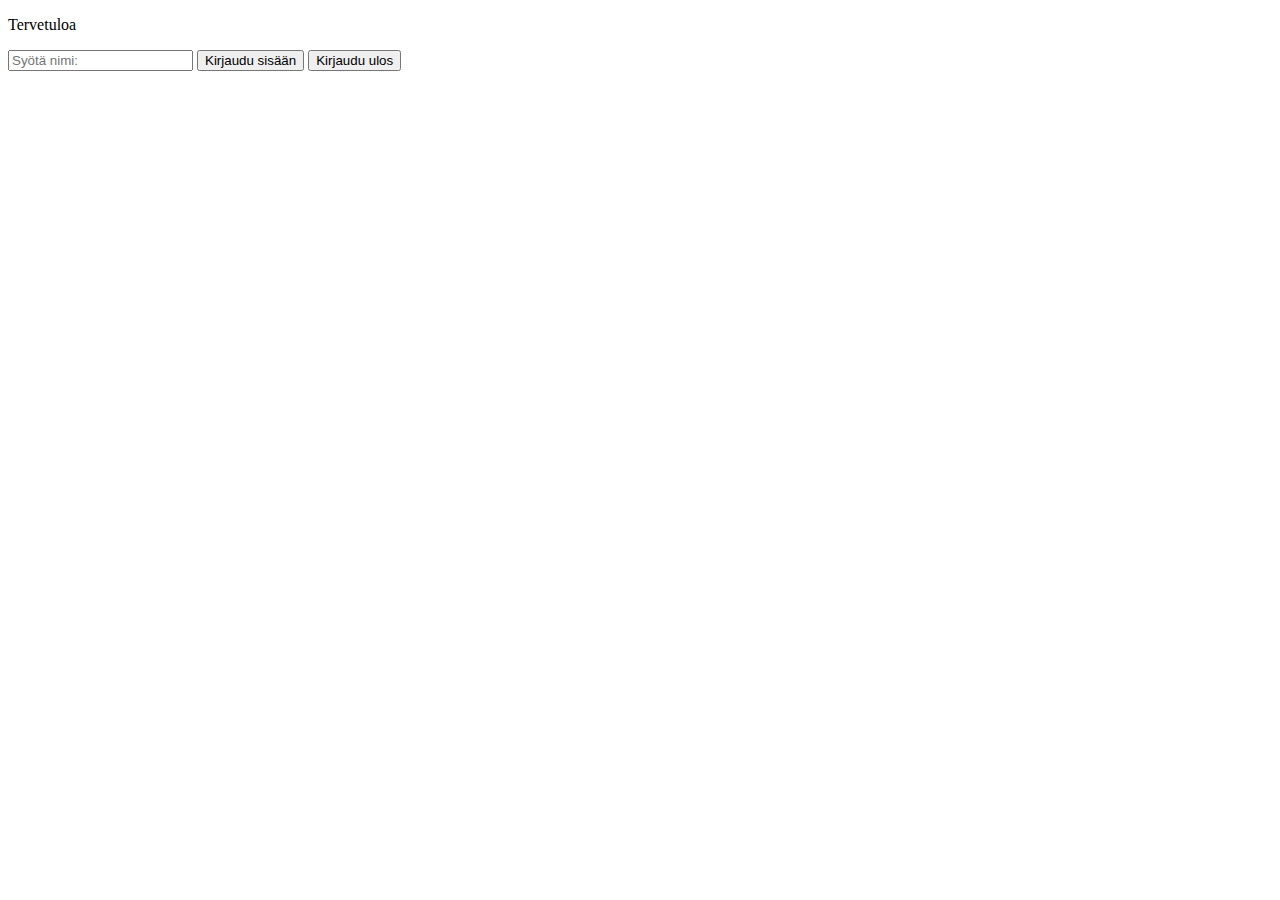
<file: demo8/index.html>
<!DOCTYPE html>
<html lang="fi">

<head>
    <meta charset="UTF-8" />
    <title>demo8</title>
    <script type="text/javascript" language="javascript" src="kirjautuminen.js"></script>
</head>

<body>
<p id="tervetulo_teksti">Tervetuloa </p>
<form id="kirjautumis_lomake">
<input id="nimi" type="text" placeholder="Syötä nimi:" value=""/>
<input id="kirjaudu_nappi" type="submit" value="Kirjaudu sisään" onclick="kirjaudu()"/>
<button ng-click="logOut()" ng-if="userLoggedIn">Kirjaudu ulos</button>
</form>
</body>

</html>
</file>
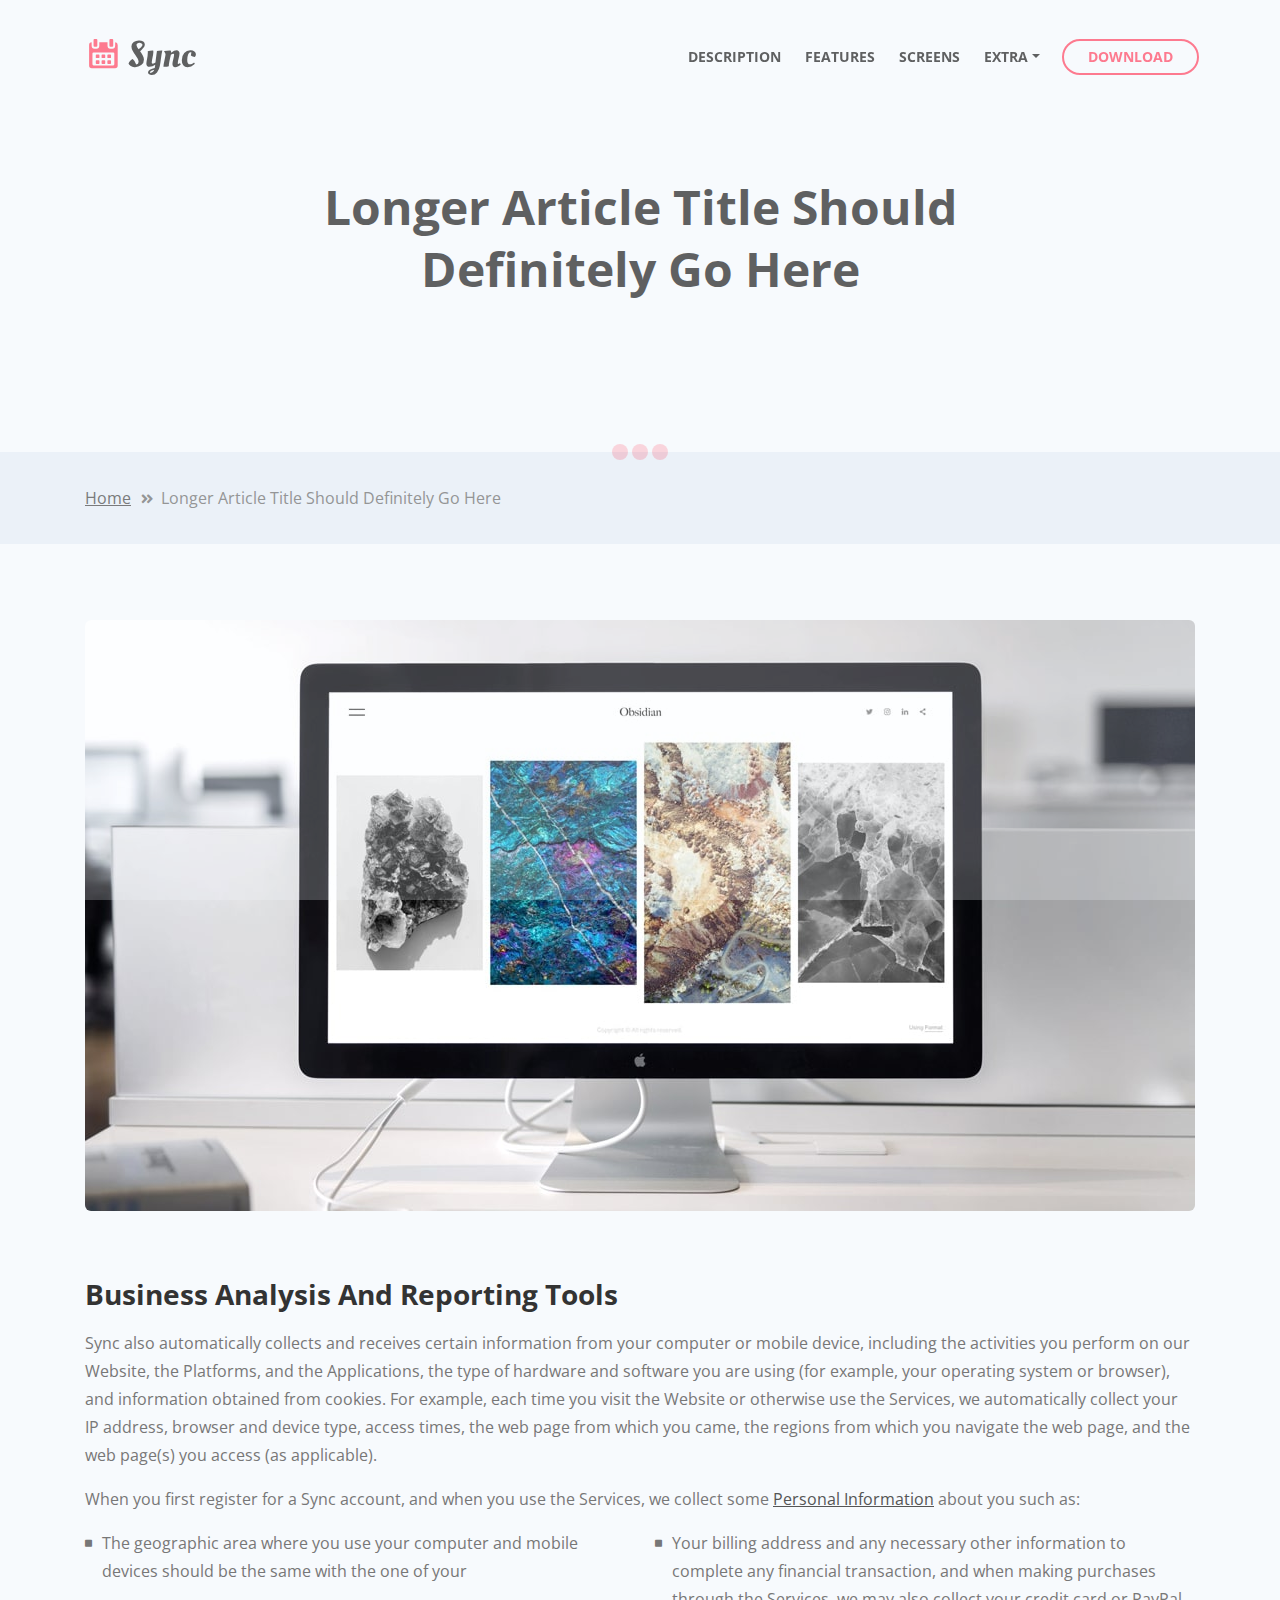
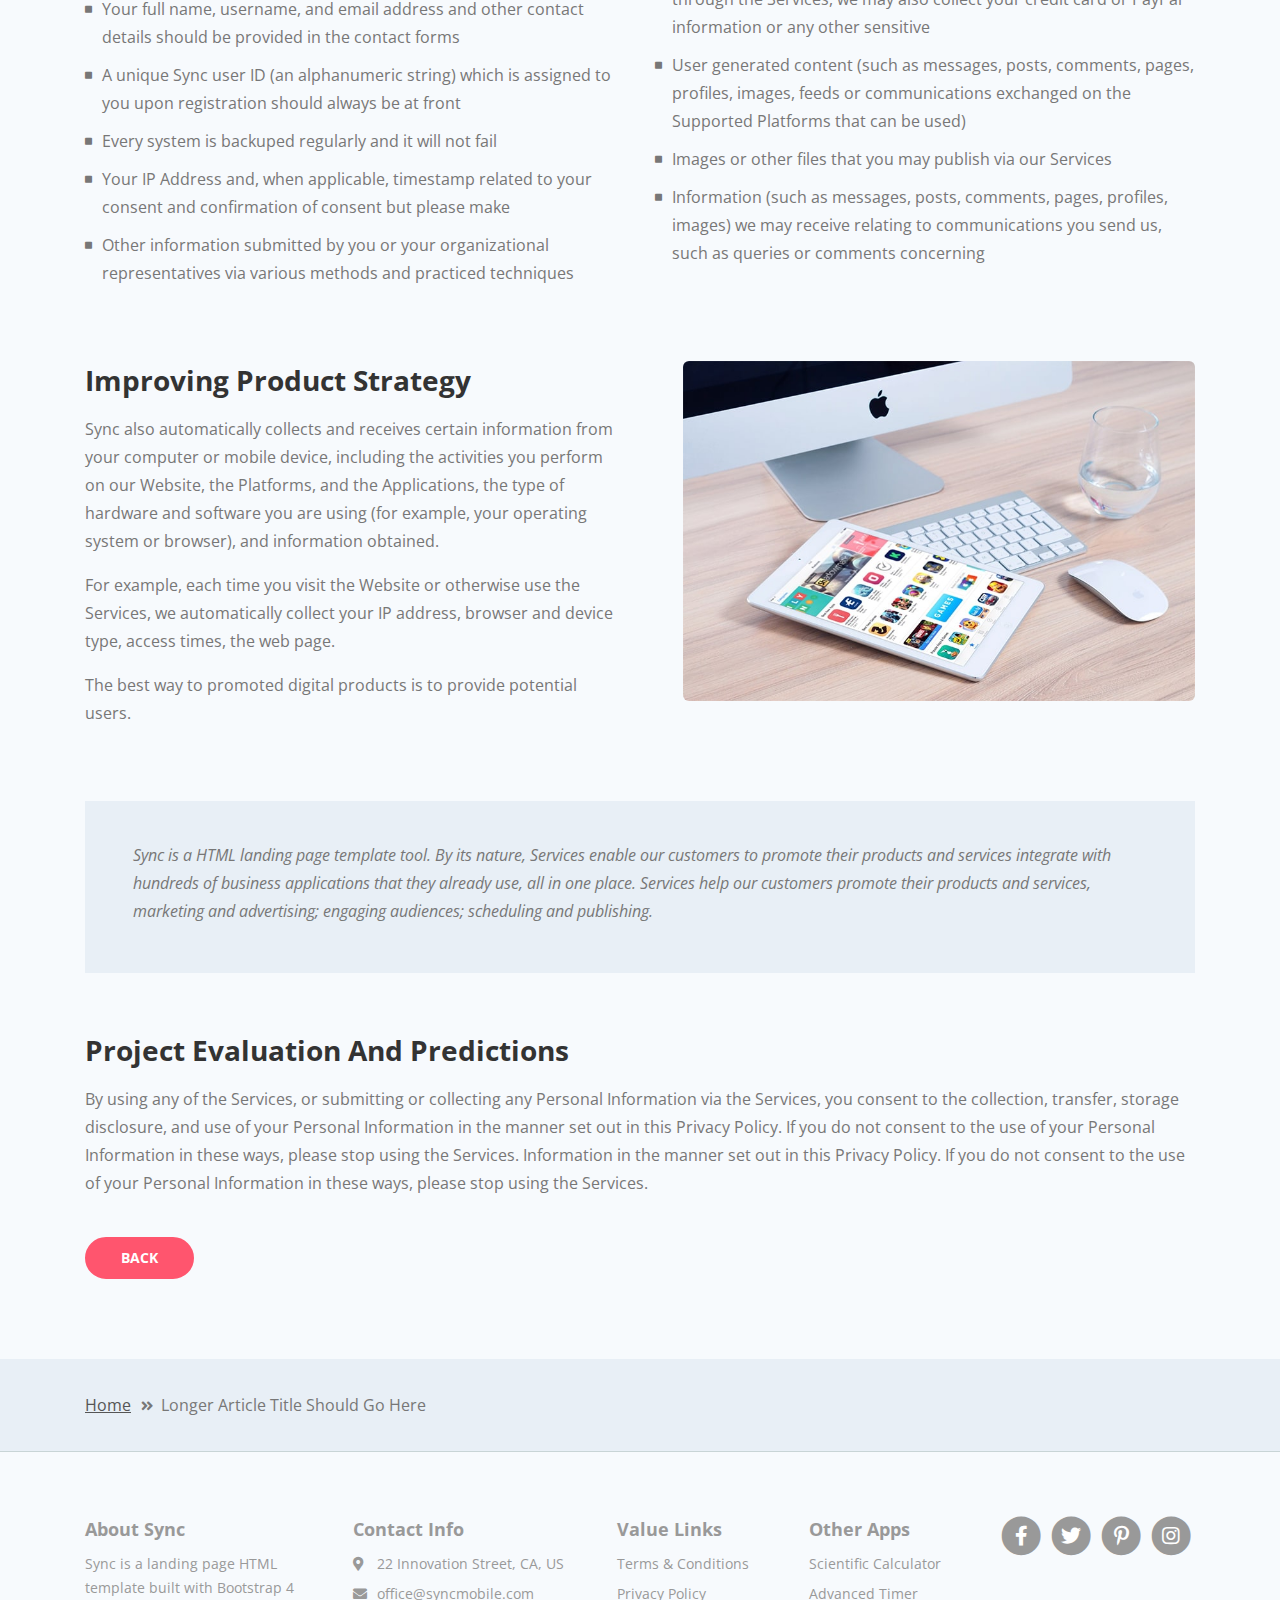
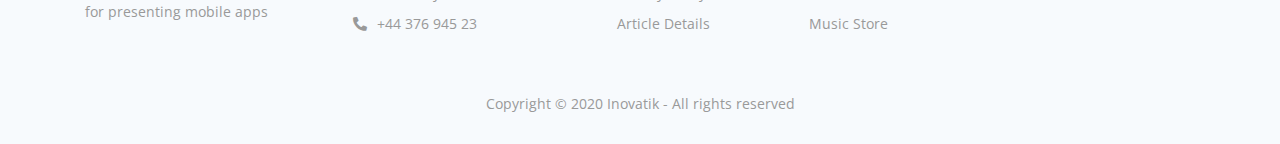
<file: demo5-pohja/article-details.html>
<!DOCTYPE html>
<html lang="en">
<head>
    <meta charset="utf-8">
    <meta name="viewport" content="width=device-width, initial-scale=1, shrink-to-fit=no">
    
    <!-- SEO Meta Tags -->
    <meta name="description" content="Sync is a landing page HTML template built with Bootstrap 4 for presenting mobile apps to the online audience and for getting visitors to become users.">
    <meta name="author" content="Inovatik">

    <!-- OG Meta Tags to improve the way the post looks when you share the page on LinkedIn, Facebook, Google+ -->
	<meta property="og:site_name" content="" /> <!-- website name -->
	<meta property="og:site" content="" /> <!-- website link -->
	<meta property="og:title" content=""/> <!-- title shown in the actual shared post -->
	<meta property="og:description" content="" /> <!-- description shown in the actual shared post -->
	<meta property="og:image" content="" /> <!-- image link, make sure it's jpg -->
	<meta property="og:url" content="" /> <!-- where do you want your post to link to -->
	<meta property="og:type" content="article" />

    <!-- Webpage Title -->
    <title>Article Details - Sync</title>
    
    <!-- Styles -->
    <link href="https://fonts.googleapis.com/css?family=Open+Sans:400,400i,700&display=swap&subset=latin-ext" rel="stylesheet">
    <link href="css/bootstrap.css" rel="stylesheet">
    <link href="css/fontawesome-all.css" rel="stylesheet">
    <link href="css/swiper.css" rel="stylesheet">
	<link href="css/magnific-popup.css" rel="stylesheet">
    <link href="css/styles.css" rel="stylesheet">
	
	<!-- Favicon  -->
    <link rel="icon" href="images/favicon.png">
</head>
<body data-spy="scroll" data-target=".fixed-top">
    
    <!-- Preloader -->
	<div class="spinner-wrapper">
        <div class="spinner">
            <div class="bounce1"></div>
            <div class="bounce2"></div>
            <div class="bounce3"></div>
        </div>
    </div>
    <!-- end of preloader -->
    

    <!-- Navigation -->
    <nav class="navbar navbar-expand-lg navbar-dark navbar-custom fixed-top">
        <div class="container">
            <!-- Text Logo - Use this if you don't have a graphic logo -->
            <!-- <a class="navbar-brand logo-text page-scroll" href="index.html">Sync</a> -->

            <!-- Image Logo -->
            <a class="navbar-brand logo-image" href="index.html"><img src="images/logo.svg" alt="alternative"></a> 
            
            <!-- Mobile Menu Toggle Button -->
            <button class="navbar-toggler" type="button" data-toggle="collapse" data-target="#navbarsExampleDefault" aria-controls="navbarsExampleDefault" aria-expanded="false" aria-label="Toggle navigation">
                <span class="navbar-toggler-awesome fas fa-bars"></span>
                <span class="navbar-toggler-awesome fas fa-times"></span>
            </button>
            <!-- end of mobile menu toggle button -->

            <div class="collapse navbar-collapse" id="navbarsExampleDefault">
                <ul class="navbar-nav ml-auto">
                    <li class="nav-item">
                        <a class="nav-link page-scroll" href="index.html#description">DESCRIPTION <span class="sr-only">(current)</span></a>
                    </li>
                    <li class="nav-item">
                        <a class="nav-link page-scroll" href="index.html#features">FEATURES</a>
                    </li>
                    <li class="nav-item">
                        <a class="nav-link page-scroll" href="index.html#screens">SCREENS</a>
                    </li>

                    <!-- Dropdown Menu -->          
                    <li class="nav-item dropdown">
                        <a class="nav-link dropdown-toggle page-scroll" id="navbarDropdown" role="button" aria-haspopup="true" aria-expanded="false">EXTRA</a>
                        <div class="dropdown-menu" aria-labelledby="navbarDropdown">
                            <a class="dropdown-item" href="article-details.html"><span class="item-text">ARTICLE DETAILS</span></a>
                            <div class="dropdown-divider"></div>
                            <a class="dropdown-item" href="terms-conditions.html"><span class="item-text">TERMS CONDITIONS</span></a>
                            <div class="dropdown-divider"></div>
                            <a class="dropdown-item" href="privacy-policy.html"><span class="item-text">PRIVACY POLICY</span></a>
                        </div>
                    </li>
                    <!-- end of dropdown menu -->

                </ul>
                <span class="nav-item">
                    <a class="btn-outline-sm page-scroll" href="#download">DOWNLOAD</a>
                </span>
            </div>
        </div> <!-- end of container -->
    </nav> <!-- end of navbar -->
    <!-- end of navigation -->


    <!-- Header -->
    <header id="header" class="ex-header">
        <div class="container">
            <div class="row">
                <div class="col-md-12">
                    <h1>Longer Article Title Should Definitely Go Here</h1>
                </div> <!-- end of col -->
            </div> <!-- end of row -->
        </div> <!-- end of container -->
    </header> <!-- end of ex-header -->
    <!-- end of header -->


    <!-- Breadcrumbs -->
    <div class="ex-basic-1">
        <div class="container">
            <div class="row">
                <div class="col-lg-12">
                    <div class="breadcrumbs">
                        <a href="index.html">Home</a><i class="fa fa-angle-double-right"></i><span>Longer Article Title Should Definitely Go Here</span>
                    </div> <!-- end of breadcrumbs -->
                </div> <!-- end of col -->
            </div> <!-- end of row -->
        </div> <!-- end of container -->
    </div> <!-- end of ex-basic-1 -->
    <!-- end of breadcrumbs -->


    <!-- Privacy Content -->
    <div class="ex-basic-2">
        <div class="container">
            <div class="row">
                <div class="col-lg-12">
                    <div class="image-container-large">
                        <img class="img-fluid" src="images/article-details-large.jpg" alt="alternative">
                    </div> <!-- end of image-container-large -->
                    <div class="text-container">
                        <h3>Business Analysis And Reporting Tools</h3>
                        <p>Sync also automatically collects and receives certain information from your computer or mobile device, including the activities you perform on our Website, the Platforms, and the Applications, the type of hardware and software you are using (for example, your operating system or browser), and information obtained from cookies. For example, each time you visit the Website or otherwise use the Services, we automatically collect your IP address, browser and device type, access times, the web page from which you came, the regions from which you navigate the web page, and the web page(s) you access (as applicable).</p>
                        <p>When you first register for a Sync account, and when you use the Services, we collect some <a href="#your-link">Personal Information</a> about you such as:</p>
                        <div class="row">
                            <div class="col-md-6">
                                <ul class="list-unstyled li-space-lg">
                                    <li class="media">
                                        <i class="fas fa-square"></i>
                                        <div class="media-body">The geographic area where you use your computer and mobile devices should be the same with the one of your</div>
                                    </li>
                                    <li class="media">
                                        <i class="fas fa-square"></i>
                                        <div class="media-body">Your full name, username, and email address and other contact details should be provided in the contact forms</div>
                                    </li>
                                    <li class="media">
                                        <i class="fas fa-square"></i>
                                        <div class="media-body">A unique Sync user ID (an alphanumeric string) which is assigned to you upon registration should always be at front</div>
                                    </li>
                                    <li class="media">
                                        <i class="fas fa-square"></i>
                                        <div class="media-body">Every system is backuped regularly and it will not fail</div>
                                    </li>
                                    <li class="media">
                                        <i class="fas fa-square"></i>
                                        <div class="media-body">Your IP Address and, when applicable, timestamp related to your consent and confirmation of consent but please make</div>
                                    </li>
                                    <li class="media">
                                        <i class="fas fa-square"></i>
                                        <div class="media-body">Other information submitted by you or your organizational representatives via various methods and practiced techniques</div>
                                    </li>
                                </ul>
                            </div> <!-- end of col -->

                            <div class="col-md-6">
                                <ul class="list-unstyled li-space-lg">
                                    <li class="media">
                                        <i class="fas fa-square"></i>
                                        <div class="media-body">Your billing address and any necessary other information to complete any financial transaction, and when making purchases through the Services, we may also collect your credit card or PayPal information or any other sensitive</div>
                                    </li>
                                    <li class="media">
                                        <i class="fas fa-square"></i>
                                        <div class="media-body">User generated content (such as messages, posts, comments, pages, profiles, images, feeds or communications exchanged on the Supported Platforms that can be used)</div>
                                    </li>
                                    <li class="media">
                                        <i class="fas fa-square"></i>
                                        <div class="media-body">Images or other files that you may publish via our Services</div>
                                    </li>
                                    <li class="media">
                                        <i class="fas fa-square"></i>
                                        <div class="media-body">Information (such as messages, posts, comments, pages, profiles, images) we may receive relating to communications you send us, such as queries or comments concerning</div>
                                    </li>
                                </ul>
                            </div> <!-- end of col -->
                        </div> <!-- end of row -->
                    </div> <!-- end of text-container-->
                    
                    <div class="text-container">
                        <div class="row">
                            <div class="col-md-6">
                                <h3>Improving Product Strategy</h3>
                                <p>Sync also automatically collects and receives certain information from your computer or mobile device, including the activities you perform on our Website, the Platforms, and the Applications, the type of hardware and software you are using (for example, your operating system or browser), and information obtained.</p>
                                <p>For example, each time you visit the Website or otherwise use the Services, we automatically collect your IP address, browser and device type, access times, the web page.</p>
                                <p>The best way to promoted digital products is to provide potential users.</p>
                            </div> <!-- end of col -->
                            <div class="col-md-6">
                                <div class="image-container-small">
                                    <img class="img-fluid" src="images/article-details-small.jpg" alt="alternative">
                                </div> <!-- end of image-container-small -->
                            </div> <!-- end of col -->
                        </div> <!-- end of row -->
                    </div> <!-- end of text-container -->

                    <div class="text-container dark">
                        <p class="testimonial-text">Sync is a HTML landing page template tool. By its nature, Services enable our customers to promote their products and services integrate with hundreds of business applications that they already use, all in one place. Services help our customers promote their products and services, marketing and advertising; engaging audiences; scheduling and publishing.</p>
                    </div> <!-- end of text container -->

                    <div class="text-container last">
                        <h3>Project Evaluation And Predictions</h3>
					    <p>By using any of the Services, or submitting or collecting any Personal Information via the Services, you consent to the collection, transfer, storage disclosure, and use of your Personal Information in the manner set out in this Privacy Policy. If you do not consent to the use of your Personal Information in these ways, please stop using the Services. Information in the manner set out in this Privacy Policy. If you do not consent to the use of your Personal Information in these ways, please stop using the Services.</p>
                    </div> <!-- end of text-container -->
                    <a class="btn-solid-reg" href="index.html">BACK</a>
                </div> <!-- end of col-->
            </div> <!-- end of row -->
        </div> <!-- end of container -->
    </div> <!-- end of ex-basic-2 -->
    <!-- end of privacy content -->


    <!-- Breadcrumbs -->
    <div class="ex-basic-1">
        <div class="container">
            <div class="row">
                <div class="col-lg-12">
                    <div class="breadcrumbs">
                        <a href="index.html">Home</a><i class="fa fa-angle-double-right"></i><span>Longer Article Title Should Go Here</span>
                    </div> <!-- end of breadcrumbs -->
                </div> <!-- end of col -->
            </div> <!-- end of row -->
        </div> <!-- end of container -->
    </div> <!-- end of ex-basic-1 -->
    <!-- end of breadcrumbs -->

    
    <!-- Footer -->
    <div class="footer">
        <div class="container">
            <div class="row">
                <div class="col-lg-12">
                    <div class="footer-col first">
                        <h5>About Sync</h5>
                        <p class="p-small">Sync is a landing page HTML template built with Bootstrap 4 for presenting mobile apps</p>
                    </div> <!-- end of footer-col -->
                    <div class="footer-col second">
                        <h5>Contact Info</h5>
                        <ul class="list-unstyled li-space-lg p-small">
                            <li class="media">
                                <i class="fas fa-map-marker-alt"></i>
                                <div class="media-body">22 Innovation Street, CA, US</div>
                            </li>
                            <li class="media">
                                <i class="fas fa-envelope"></i>
                                <div class="media-body"><a href="#your-link">office@syncmobile.com</a></div>
                            </li>
                            <li class="media">
                                <i class="fas fa-phone-alt"></i>
                                <div class="media-body"><a href="#your-link">+44 376 945 23</a></div>
                            </li>
                        </ul>
                    </div> <!-- end of footer-col -->
                    <div class="footer-col third">
                        <h5>Value Links</h5>
                        <ul class="list-unstyled li-space-lg p-small">
                            <li><a href="terms-conditions.html">Terms & Conditions</a></li>
                            <li><a href="privacy-policy.html">Privacy Policy</a></li>
                            <li><a href="article-details.html">Article Details</a></li>
                        </ul>
                    </div> <!-- end of footer-col -->
                    <div class="footer-col fourth">
                        <h5>Other Apps</h5>
                        <ul class="list-unstyled li-space-lg p-small">
                            <li><a href="#your-link">Scientific Calculator</a></li>
                            <li><a href="#your-link">Advanced Timer</a></li>
                            <li><a href="#your-link">Music Store</a></li>
                        </ul>
                    </div> <!-- end of footer-col -->
                    <div class="footer-col fifth">
                        <span class="fa-stack">
                            <a href="#your-link">
                                <i class="fas fa-circle fa-stack-2x"></i>
                                <i class="fab fa-facebook-f fa-stack-1x"></i>
                            </a>
                        </span>
                        <span class="fa-stack">
                            <a href="#your-link">
                                <i class="fas fa-circle fa-stack-2x"></i>
                                <i class="fab fa-twitter fa-stack-1x"></i>
                            </a>
                        </span>
                        <span class="fa-stack">
                            <a href="#your-link">
                                <i class="fas fa-circle fa-stack-2x"></i>
                                <i class="fab fa-pinterest-p fa-stack-1x"></i>
                            </a>
                        </span>
                        <span class="fa-stack">
                            <a href="#your-link">
                                <i class="fas fa-circle fa-stack-2x"></i>
                                <i class="fab fa-instagram fa-stack-1x"></i>
                            </a>
                        </span>
                    </div> <!-- end of footer-col -->
                </div> <!-- end of col -->
            </div> <!-- end of row -->
        </div> <!-- end of container -->
    </div> <!-- end of footer -->  
    <!-- end of footer -->


    <!-- Copyright -->
    <div class="copyright">
        <div class="container">
            <div class="row">
                <div class="col-lg-12">
                    <p class="p-small">Copyright © 2020 <a href="https://inovatik.com">Inovatik</a> - All rights reserved</p>
                </div> <!-- end of col -->
            </div> <!-- enf of row -->
        </div> <!-- end of container -->
    </div> <!-- end of copyright --> 
    <!-- end of copyright -->
    
        
    <!-- Scripts -->
    <script src="js/jquery.min.js"></script> <!-- jQuery for Bootstrap's JavaScript plugins -->
    <script src="js/popper.min.js"></script> <!-- Popper tooltip library for Bootstrap -->
    <script src="js/bootstrap.min.js"></script> <!-- Bootstrap framework -->
    <script src="js/jquery.easing.min.js"></script> <!-- jQuery Easing for smooth scrolling between anchors -->
    <script src="js/swiper.min.js"></script> <!-- Swiper for image and text sliders -->
    <script src="js/jquery.magnific-popup.js"></script> <!-- Magnific Popup for lightboxes -->
    <script src="js/validator.min.js"></script> <!-- Validator.js - Bootstrap plugin that validates forms -->
    <script src="js/scripts.js"></script> <!-- Custom scripts -->
</body>
</html>
</file>
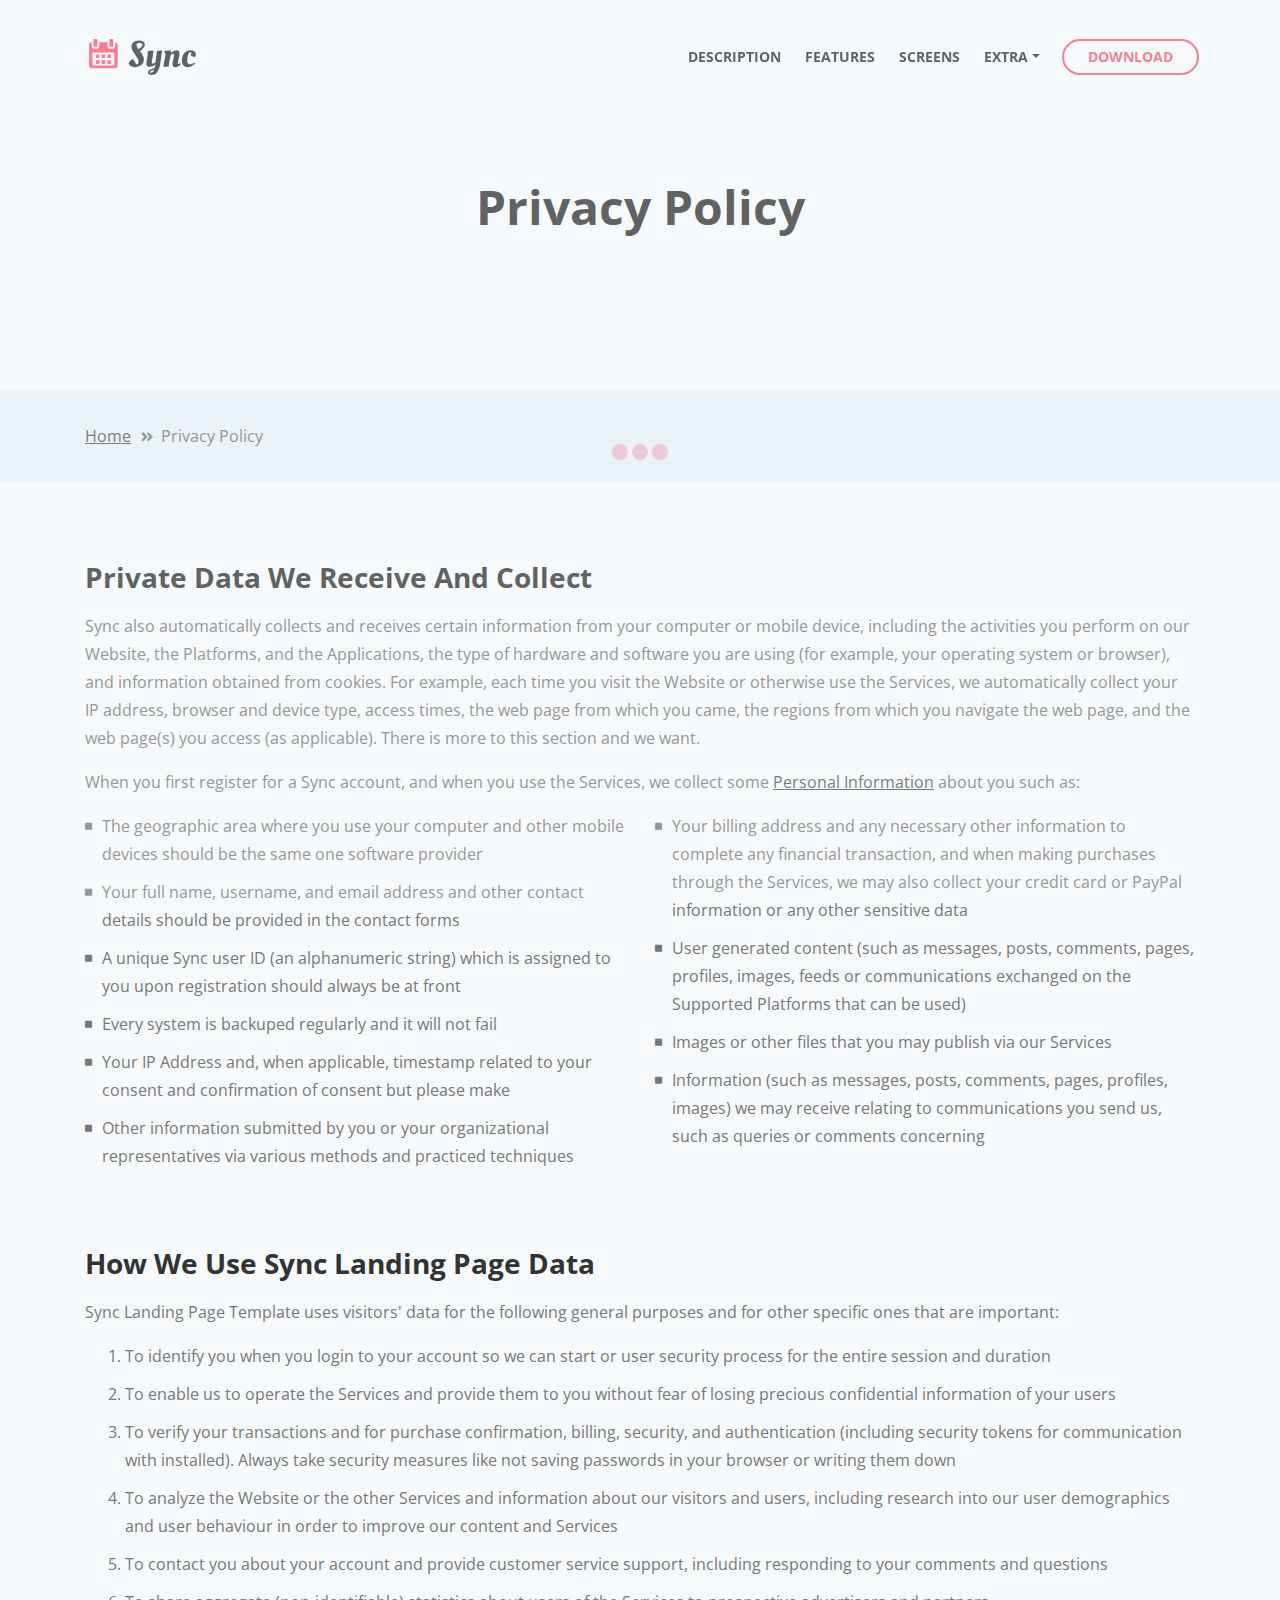
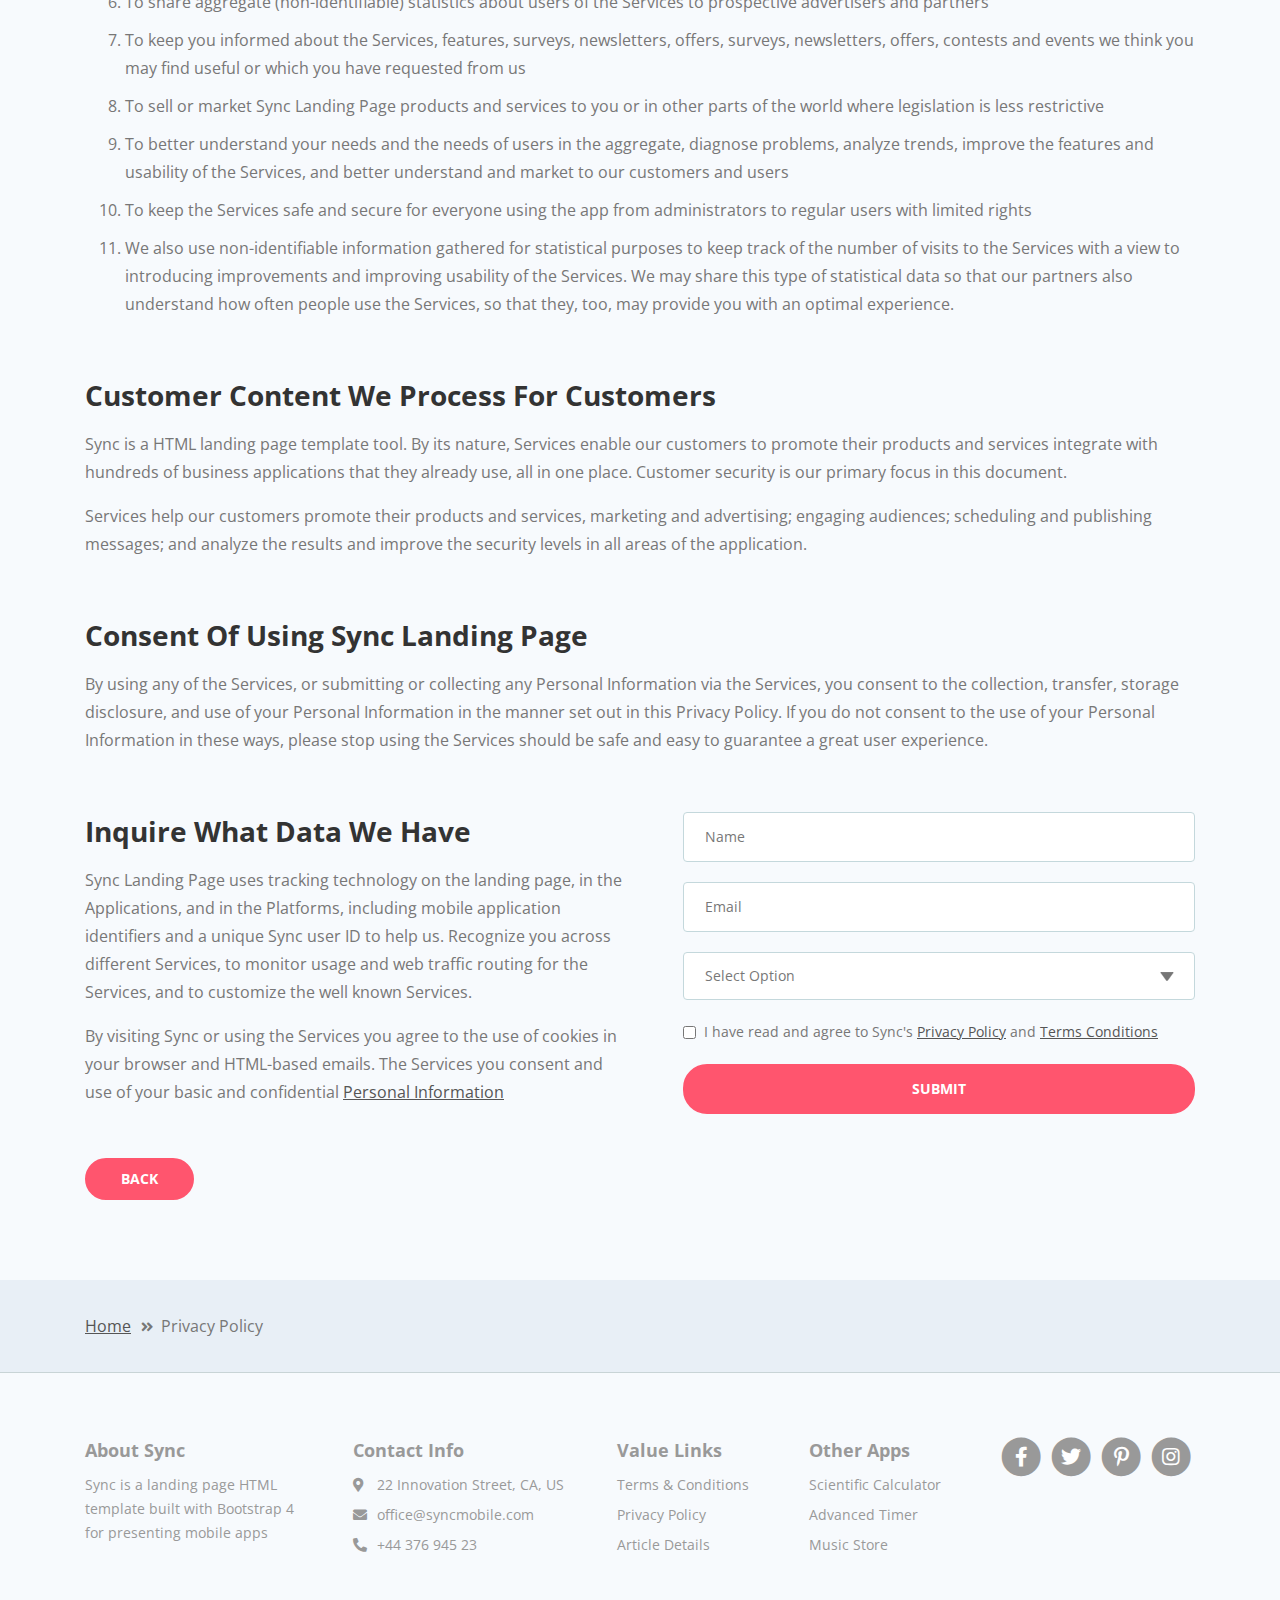
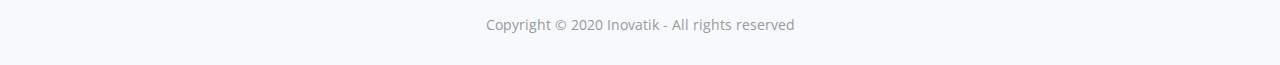
<file: demo5-pohja/privacy-policy.html>
<!DOCTYPE html>
<html lang="en">
<head>
    <meta charset="utf-8">
    <meta name="viewport" content="width=device-width, initial-scale=1, shrink-to-fit=no">
    
    <!-- SEO Meta Tags -->
    <meta name="description" content="Sync is a landing page HTML template built with Bootstrap 4 for presenting mobile apps to the online audience and for getting visitors to become users.">
    <meta name="author" content="Inovatik">

    <!-- OG Meta Tags to improve the way the post looks when you share the page on LinkedIn, Facebook, Google+ -->
	<meta property="og:site_name" content="" /> <!-- website name -->
	<meta property="og:site" content="" /> <!-- website link -->
	<meta property="og:title" content=""/> <!-- title shown in the actual shared post -->
	<meta property="og:description" content="" /> <!-- description shown in the actual shared post -->
	<meta property="og:image" content="" /> <!-- image link, make sure it's jpg -->
	<meta property="og:url" content="" /> <!-- where do you want your post to link to -->
	<meta property="og:type" content="article" />

    <!-- Webpage Title -->
    <title>Privacy Policy - Sync</title>
    
    <!-- Styles -->
    <link href="https://fonts.googleapis.com/css?family=Open+Sans:400,400i,700&display=swap&subset=latin-ext" rel="stylesheet">
    <link href="css/bootstrap.css" rel="stylesheet">
    <link href="css/fontawesome-all.css" rel="stylesheet">
    <link href="css/swiper.css" rel="stylesheet">
	<link href="css/magnific-popup.css" rel="stylesheet">
	<link href="css/styles.css" rel="stylesheet">
	
	<!-- Favicon  -->
    <link rel="icon" href="images/favicon.png">
</head>
<body data-spy="scroll" data-target=".fixed-top">
    
    <!-- Preloader -->
	<div class="spinner-wrapper">
        <div class="spinner">
            <div class="bounce1"></div>
            <div class="bounce2"></div>
            <div class="bounce3"></div>
        </div>
    </div>
    <!-- end of preloader -->
    

    <!-- Navigation -->
    <nav class="navbar navbar-expand-lg navbar-dark navbar-custom fixed-top">
        <div class="container">
            <!-- Text Logo - Use this if you don't have a graphic logo -->
            <!-- <a class="navbar-brand logo-text page-scroll" href="index.html">Sync</a> -->

            <!-- Image Logo -->
            <a class="navbar-brand logo-image" href="index.html"><img src="images/logo.svg" alt="alternative"></a> 
            
            <!-- Mobile Menu Toggle Button -->
            <button class="navbar-toggler" type="button" data-toggle="collapse" data-target="#navbarsExampleDefault" aria-controls="navbarsExampleDefault" aria-expanded="false" aria-label="Toggle navigation">
                <span class="navbar-toggler-awesome fas fa-bars"></span>
                <span class="navbar-toggler-awesome fas fa-times"></span>
            </button>
            <!-- end of mobile menu toggle button -->

            <div class="collapse navbar-collapse" id="navbarsExampleDefault">
                <ul class="navbar-nav ml-auto">
                    <li class="nav-item">
                        <a class="nav-link page-scroll" href="index.html#description">DESCRIPTION <span class="sr-only">(current)</span></a>
                    </li>
                    <li class="nav-item">
                        <a class="nav-link page-scroll" href="index.html#features">FEATURES</a>
                    </li>
                    <li class="nav-item">
                        <a class="nav-link page-scroll" href="index.html#screens">SCREENS</a>
                    </li>

                    <!-- Dropdown Menu -->          
                    <li class="nav-item dropdown">
                        <a class="nav-link dropdown-toggle page-scroll" id="navbarDropdown" role="button" aria-haspopup="true" aria-expanded="false">EXTRA</a>
                        <div class="dropdown-menu" aria-labelledby="navbarDropdown">
                            <a class="dropdown-item" href="article-details.html"><span class="item-text">ARTICLE DETAILS</span></a>
                            <div class="dropdown-divider"></div>
                            <a class="dropdown-item" href="terms-conditions.html"><span class="item-text">TERMS CONDITIONS</span></a>
                            <div class="dropdown-divider"></div>
                            <a class="dropdown-item" href="privacy-policy.html"><span class="item-text">PRIVACY POLICY</span></a>
                        </div>
                    </li>
                    <!-- end of dropdown menu -->

                </ul>
                <span class="nav-item">
                    <a class="btn-outline-sm page-scroll" href="#download">DOWNLOAD</a>
                </span>
            </div>
        </div> <!-- end of container -->
    </nav> <!-- end of navbar -->
    <!-- end of navigation -->


    <!-- Header -->
    <header id="header" class="ex-header">
        <div class="container">
            <div class="row">
                <div class="col-md-12">
                    <h1>Privacy Policy</h1>
                </div> <!-- end of col -->
            </div> <!-- end of row -->
        </div> <!-- end of container -->
    </header> <!-- end of ex-header -->
    <!-- end of header -->


    <!-- Breadcrumbs -->
    <div class="ex-basic-1">
        <div class="container">
            <div class="row">
                <div class="col-lg-12">
                    <div class="breadcrumbs">
                        <a href="index.html">Home</a><i class="fa fa-angle-double-right"></i><span>Privacy Policy</span>
                    </div> <!-- end of breadcrumbs -->
                </div> <!-- end of col -->
            </div> <!-- end of row -->
        </div> <!-- end of container -->
    </div> <!-- end of ex-basic-1 -->
    <!-- end of breadcrumbs -->


    <!-- Privacy Content -->
    <div class="ex-basic-2">
        <div class="container">
            <div class="row">
                <div class="col-lg-12">
                    <div class="text-container">
                        <h3>Private Data We Receive And Collect</h3>
                        <p>Sync also automatically collects and receives certain information from your computer or mobile device, including the activities you perform on our Website, the Platforms, and the Applications, the type of hardware and software you are using (for example, your operating system or browser), and information obtained from cookies. For example, each time you visit the Website or otherwise use the Services, we automatically collect your IP address, browser and device type, access times, the web page from which you came, the regions from which you navigate the web page, and the web page(s) you access (as applicable). There is more to this section and we want.</p>
                        <p>When you first register for a Sync account, and when you use the Services, we collect some <a href="#your-link">Personal Information</a> about you such as:</p>
                        <div class="row">
                            <div class="col-md-6">
                                <ul class="list-unstyled li-space-lg">
                                    <li class="media">
                                        <i class="fas fa-square"></i>
                                        <div class="media-body">The geographic area where you use your computer and other mobile devices should be the same one software provider</div>
                                    </li>
                                    <li class="media">
                                        <i class="fas fa-square"></i>
                                        <div class="media-body">Your full name, username, and email address and other contact details should be provided in the contact forms</div>
                                    </li>
                                    <li class="media">
                                        <i class="fas fa-square"></i>
                                        <div class="media-body">A unique Sync user ID (an alphanumeric string) which is assigned to you upon registration should always be at front</div>
                                    </li>
                                    <li class="media">
                                        <i class="fas fa-square"></i>
                                        <div class="media-body">Every system is backuped regularly and it will not fail</div>
                                    </li>
                                    <li class="media">
                                        <i class="fas fa-square"></i>
                                        <div class="media-body">Your IP Address and, when applicable, timestamp related to your consent and confirmation of consent but please make</div>
                                    </li>
                                    <li class="media">
                                        <i class="fas fa-square"></i>
                                        <div class="media-body">Other information submitted by you or your organizational representatives via various methods and practiced techniques</div>
                                    </li>
                                </ul>
                            </div> <!-- end of col -->

                            <div class="col-md-6">
                                <ul class="list-unstyled li-space-lg">
                                    <li class="media">
                                        <i class="fas fa-square"></i>
                                        <div class="media-body">Your billing address and any necessary other information to complete any financial transaction, and when making purchases through the Services, we may also collect your credit card or PayPal information or any other sensitive data</div>
                                    </li>
                                    <li class="media">
                                        <i class="fas fa-square"></i>
                                        <div class="media-body">User generated content (such as messages, posts, comments, pages, profiles, images, feeds or communications exchanged on the Supported Platforms that can be used)</div>
                                    </li>
                                    <li class="media">
                                        <i class="fas fa-square"></i>
                                        <div class="media-body">Images or other files that you may publish via our Services</div>
                                    </li>
                                    <li class="media">
                                        <i class="fas fa-square"></i>
                                        <div class="media-body">Information (such as messages, posts, comments, pages, profiles, images) we may receive relating to communications you send us, such as queries or comments concerning</div>
                                    </li>
                                </ul>
                            </div> <!-- end of col -->
                        </div> <!-- end of row -->
                    </div> <!-- end of text-container-->
                    
                    <div class="text-container">
                        <h3>How We Use Sync Landing Page Data</h3>
                        <p>Sync Landing Page Template uses visitors' data for the following general purposes and for other specific ones that are important:</p>
                        <ol class="li-space-lg">
                            <li>To identify you when you login to your account so we can start or user security process for the entire session and duration</li>
                            <li>To enable us to operate the Services and provide them to you without fear of losing precious confidential information of your users</li>
                            <li>To verify your transactions and for purchase confirmation, billing, security, and authentication (including security tokens for communication with installed). Always take security measures like not saving passwords in your browser or writing them down</li>
                            <li>To analyze the Website or the other Services and information about our visitors and users, including research into our user demographics and user behaviour in order to improve our content and Services</li>
                            <li>To contact you about your account and provide customer service support, including responding to your comments and questions</li>
                            <li>To share aggregate (non-identifiable) statistics about users of the Services to prospective advertisers and partners</li>
                            <li>To keep you informed about the Services, features, surveys, newsletters, offers, surveys, newsletters, offers, contests and events we think you may find useful or which you have requested from us</li>
                            <li>To sell or market Sync Landing Page products and services to you or in other parts of the world where legislation is less restrictive</li>
                            <li>To better understand your needs and the needs of users in the aggregate, diagnose problems, analyze trends, improve the features and usability of the Services, and better understand and market to our customers and users</li>
                            <li>To keep the Services safe and secure for everyone using the app from administrators to regular users with limited rights</li>
                            <li>We also use non-identifiable information gathered for statistical purposes to keep track of the number of visits to the Services with a view to introducing improvements and improving usability of the Services. We may share this type of statistical data so that our partners also understand how often people use the Services, so that they, too, may provide you with an optimal experience.</li>
                        </ol>
                    </div> <!-- end of text-container -->

                    <div class="text-container">
                        <h3>Customer Content We Process For Customers</h3>
                        <p>Sync is a HTML landing page template tool. By its nature, Services enable our customers to promote their products and services integrate with hundreds of business applications that they already use, all in one place. Customer security is our primary focus in this document.</p>
                        <p>Services help our customers promote their products and services, marketing and advertising; engaging audiences; scheduling and publishing messages; and analyze the results and improve the security levels in all areas of the application.</p>
                    </div> <!-- end of text container -->

                    <div class="text-container">
                        <h3>Consent Of Using Sync Landing Page</h3>
					    <p>By using any of the Services, or submitting or collecting any Personal Information via the Services, you consent to the collection, transfer, storage disclosure, and use of your Personal Information in the manner set out in this Privacy Policy. If you do not consent to the use of your Personal Information in these ways, please stop using the Services should be safe and easy to guarantee a great user experience.</p>
                    </div> <!-- end of text-container -->
                                       
                    <div class="row">
                        <div class="col-md-6">
                            <div class="text-container last">
                                <h3>Inquire What Data We Have</h3>
                                <p>Sync Landing Page uses tracking technology on the landing page, in the Applications, and in the Platforms, including mobile application identifiers and a unique Sync user ID to help us. Recognize you across different Services, to monitor usage and web traffic routing for the Services, and to customize the well known Services.</p>
                                <p>By visiting Sync or using the Services you agree to the use of cookies in your browser and HTML-based emails. The Services you consent and use of your basic and confidential <a href="#your-link">Personal Information</a></p>
                            </div> <!-- end of text container -->
                        </div> <!-- end of col-->
                        <div class="col-md-6">

                            <!-- Privacy Form -->
                            <div class="form-container">
                                <form id="privacyForm" data-toggle="validator" data-focus="false">
                                    <div class="form-group">
                                        <input type="text" class="form-control-input" id="pname" required>
                                        <label class="label-control" for="pname">Name</label>
                                        <div class="help-block with-errors"></div>
                                    </div>
                                    <div class="form-group">
                                        <input type="email" class="form-control-input" id="pemail" required>
                                        <label class="label-control" for="pemail">Email</label>
                                        <div class="help-block with-errors"></div>
                                    </div>
                                    <div class="form-group">
                                        <select class="form-control-select" id="pselect" required>
                                            <option class="select-option" value="" disabled selected>Select Option</option>
                                            <option class="select-option" value="Delete data">Delete my data</option>
                                            <option class="select-option" value="Show me data">Show me my data</option>
                                        </select>
                                        <div class="help-block with-errors"></div>
                                    </div>
                                    <div class="form-group checkbox p-small">
                                        <input type="checkbox" id="pterms" value="Agreed-to-Terms" required>I have read and agree to Sync's <a href="privacy-policy.html">Privacy Policy</a> and <a href="terms-conditions.html">Terms Conditions</a>
                                        <div class="help-block with-errors"></div>
                                    </div>
                                    <div class="form-group">
                                        <button type="submit" class="form-control-submit-button">SUBMIT</button>
                                    </div>
                                    <div class="form-message">
                                        <div id="pmsgSubmit" class="h3 text-center hidden"></div>
                                    </div>
                                </form>
                            </div> <!-- end of form container -->
                            <!-- end of privacy form -->

                        </div> <!-- end of col--> 
                    </div> <!-- end of row -->
                    <a class="btn-solid-reg" href="index.html">BACK</a>
                </div> <!-- end of col-->
            </div> <!-- end of row -->
        </div> <!-- end of container -->
    </div> <!-- end of ex-basic-2 -->
    <!-- end of privacy content -->


    <!-- Breadcrumbs -->
    <div class="ex-basic-1">
        <div class="container">
            <div class="row">
                <div class="col-lg-12">
                    <div class="breadcrumbs">
                        <a href="index.html">Home</a><i class="fa fa-angle-double-right"></i><span>Privacy Policy</span>
                    </div> <!-- end of breadcrumbs -->
                </div> <!-- end of col -->
            </div> <!-- end of row -->
        </div> <!-- end of container -->
    </div> <!-- end of ex-basic-1 -->
    <!-- end of breadcrumbs -->

    
    <!-- Footer -->
    <div class="footer">
        <div class="container">
            <div class="row">
                <div class="col-lg-12">
                    <div class="footer-col first">
                        <h5>About Sync</h5>
                        <p class="p-small">Sync is a landing page HTML template built with Bootstrap 4 for presenting mobile apps</p>
                    </div> <!-- end of footer-col -->
                    <div class="footer-col second">
                        <h5>Contact Info</h5>
                        <ul class="list-unstyled li-space-lg p-small">
                            <li class="media">
                                <i class="fas fa-map-marker-alt"></i>
                                <div class="media-body">22 Innovation Street, CA, US</div>
                            </li>
                            <li class="media">
                                <i class="fas fa-envelope"></i>
                                <div class="media-body"><a href="#your-link">office@syncmobile.com</a></div>
                            </li>
                            <li class="media">
                                <i class="fas fa-phone-alt"></i>
                                <div class="media-body"><a href="#your-link">+44 376 945 23</a></div>
                            </li>
                        </ul>
                    </div> <!-- end of footer-col -->
                    <div class="footer-col third">
                        <h5>Value Links</h5>
                        <ul class="list-unstyled li-space-lg p-small">
                            <li><a href="terms-conditions.html">Terms & Conditions</a></li>
                            <li><a href="privacy-policy.html">Privacy Policy</a></li>
                            <li><a href="article-details.html">Article Details</a></li>
                        </ul>
                    </div> <!-- end of footer-col -->
                    <div class="footer-col fourth">
                        <h5>Other Apps</h5>
                        <ul class="list-unstyled li-space-lg p-small">
                            <li><a href="#your-link">Scientific Calculator</a></li>
                            <li><a href="#your-link">Advanced Timer</a></li>
                            <li><a href="#your-link">Music Store</a></li>
                        </ul>
                    </div> <!-- end of footer-col -->
                    <div class="footer-col fifth">
                        <span class="fa-stack">
                            <a href="#your-link">
                                <i class="fas fa-circle fa-stack-2x"></i>
                                <i class="fab fa-facebook-f fa-stack-1x"></i>
                            </a>
                        </span>
                        <span class="fa-stack">
                            <a href="#your-link">
                                <i class="fas fa-circle fa-stack-2x"></i>
                                <i class="fab fa-twitter fa-stack-1x"></i>
                            </a>
                        </span>
                        <span class="fa-stack">
                            <a href="#your-link">
                                <i class="fas fa-circle fa-stack-2x"></i>
                                <i class="fab fa-pinterest-p fa-stack-1x"></i>
                            </a>
                        </span>
                        <span class="fa-stack">
                            <a href="#your-link">
                                <i class="fas fa-circle fa-stack-2x"></i>
                                <i class="fab fa-instagram fa-stack-1x"></i>
                            </a>
                        </span>
                    </div> <!-- end of footer-col -->
                </div> <!-- end of col -->
            </div> <!-- end of row -->
        </div> <!-- end of container -->
    </div> <!-- end of footer -->  
    <!-- end of footer -->


    <!-- Copyright -->
    <div class="copyright">
        <div class="container">
            <div class="row">
                <div class="col-lg-12">
                    <p class="p-small">Copyright © 2020 <a href="https://inovatik.com">Inovatik</a> - All rights reserved</p>
                </div> <!-- end of col -->
            </div> <!-- enf of row -->
        </div> <!-- end of container -->
    </div> <!-- end of copyright --> 
    <!-- end of copyright -->
    
        
    <!-- Scripts -->
    <script src="js/jquery.min.js"></script> <!-- jQuery for Bootstrap's JavaScript plugins -->
    <script src="js/popper.min.js"></script> <!-- Popper tooltip library for Bootstrap -->
    <script src="js/bootstrap.min.js"></script> <!-- Bootstrap framework -->
    <script src="js/jquery.easing.min.js"></script> <!-- jQuery Easing for smooth scrolling between anchors -->
    <script src="js/swiper.min.js"></script> <!-- Swiper for image and text sliders -->
    <script src="js/jquery.magnific-popup.js"></script> <!-- Magnific Popup for lightboxes -->
    <script src="js/validator.min.js"></script> <!-- Validator.js - Bootstrap plugin that validates forms -->
    <script src="js/scripts.js"></script> <!-- Custom scripts -->
</body>
</html>
</file>
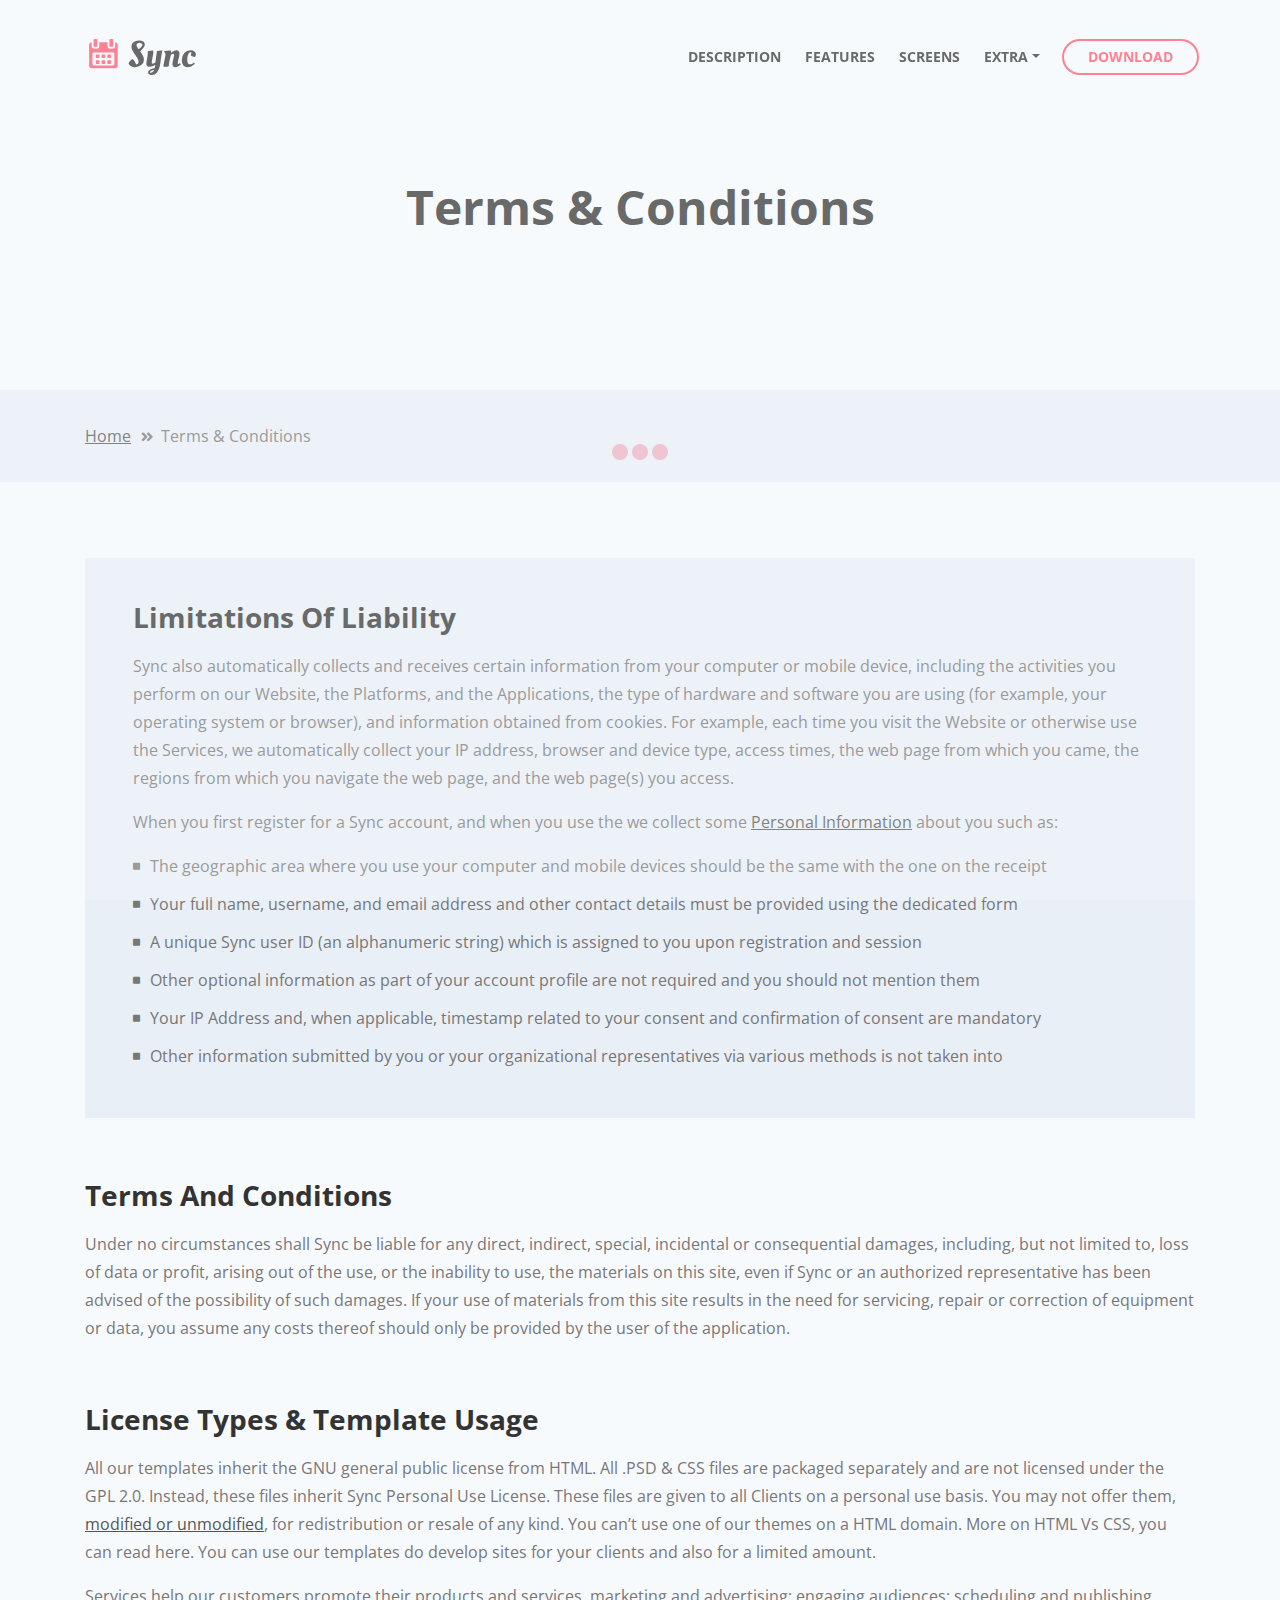
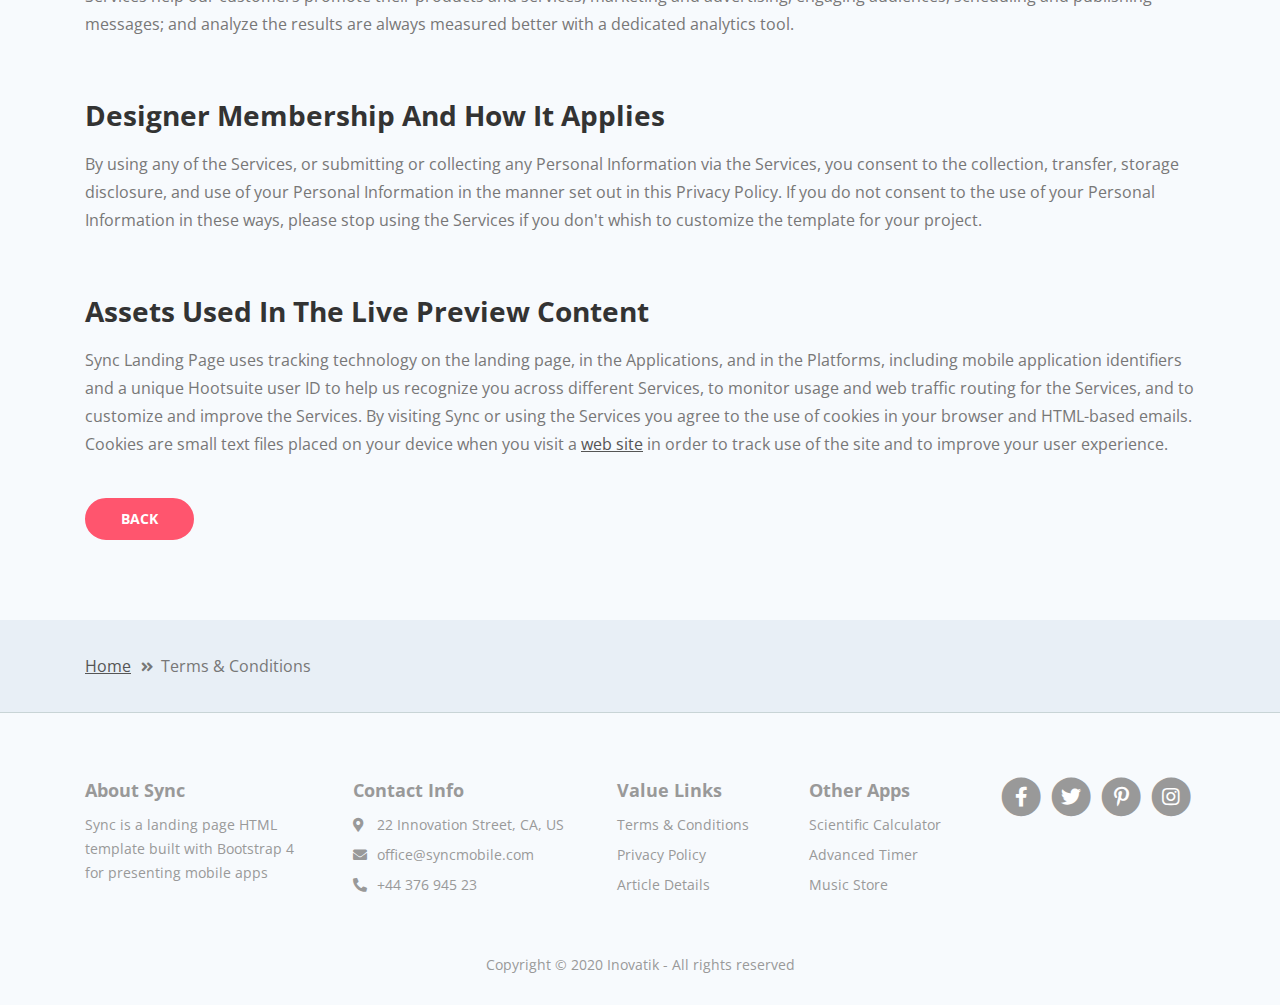
<file: demo5-pohja/terms-conditions.html>
<!DOCTYPE html>
<html lang="en">
<head>
    <meta charset="utf-8">
    <meta name="viewport" content="width=device-width, initial-scale=1, shrink-to-fit=no">
    
    <!-- SEO Meta Tags -->
    <meta name="description" content="Sync is a landing page HTML template built with Bootstrap 4 for presenting mobile apps to the online audience and for getting visitors to become users.">
    <meta name="author" content="Inovatik">

    <!-- OG Meta Tags to improve the way the post looks when you share the page on LinkedIn, Facebook, Google+ -->
	<meta property="og:site_name" content="" /> <!-- website name -->
	<meta property="og:site" content="" /> <!-- website link -->
	<meta property="og:title" content=""/> <!-- title shown in the actual shared post -->
	<meta property="og:description" content="" /> <!-- description shown in the actual shared post -->
	<meta property="og:image" content="" /> <!-- image link, make sure it's jpg -->
	<meta property="og:url" content="" /> <!-- where do you want your post to link to -->
	<meta property="og:type" content="article" />

    <!-- Webpage Title -->
    <title>Terms Conditions - Sync</title>
    
    <!-- Styles -->
    <link href="https://fonts.googleapis.com/css?family=Open+Sans:400,400i,700&display=swap&subset=latin-ext" rel="stylesheet">
    <link href="css/bootstrap.css" rel="stylesheet">
    <link href="css/fontawesome-all.css" rel="stylesheet">
    <link href="css/swiper.css" rel="stylesheet">
	<link href="css/magnific-popup.css" rel="stylesheet">
	<link href="css/styles.css" rel="stylesheet">
	
	<!-- Favicon  -->
    <link rel="icon" href="images/favicon.png">
</head>
<body data-spy="scroll" data-target=".fixed-top">
    
    <!-- Preloader -->
	<div class="spinner-wrapper">
        <div class="spinner">
            <div class="bounce1"></div>
            <div class="bounce2"></div>
            <div class="bounce3"></div>
        </div>
    </div>
    <!-- end of preloader -->
    

    <!-- Navigation -->
    <nav class="navbar navbar-expand-lg navbar-dark navbar-custom fixed-top">
        <div class="container">
            <!-- Text Logo - Use this if you don't have a graphic logo -->
            <!-- <a class="navbar-brand logo-text page-scroll" href="index.html">Sync</a> -->

            <!-- Image Logo -->
            <a class="navbar-brand logo-image" href="index.html"><img src="images/logo.svg" alt="alternative"></a> 
            
            <!-- Mobile Menu Toggle Button -->
            <button class="navbar-toggler" type="button" data-toggle="collapse" data-target="#navbarsExampleDefault" aria-controls="navbarsExampleDefault" aria-expanded="false" aria-label="Toggle navigation">
                <span class="navbar-toggler-awesome fas fa-bars"></span>
                <span class="navbar-toggler-awesome fas fa-times"></span>
            </button>
            <!-- end of mobile menu toggle button -->

            <div class="collapse navbar-collapse" id="navbarsExampleDefault">
                <ul class="navbar-nav ml-auto">
                    <li class="nav-item">
                        <a class="nav-link page-scroll" href="index.html#description">DESCRIPTION <span class="sr-only">(current)</span></a>
                    </li>
                    <li class="nav-item">
                        <a class="nav-link page-scroll" href="index.html#features">FEATURES</a>
                    </li>
                    <li class="nav-item">
                        <a class="nav-link page-scroll" href="index.html#screens">SCREENS</a>
                    </li>

                    <!-- Dropdown Menu -->          
                    <li class="nav-item dropdown">
                        <a class="nav-link dropdown-toggle page-scroll" id="navbarDropdown" role="button" aria-haspopup="true" aria-expanded="false">EXTRA</a>
                        <div class="dropdown-menu" aria-labelledby="navbarDropdown">
                            <a class="dropdown-item" href="article-details.html"><span class="item-text">ARTICLE DETAILS</span></a>
                            <div class="dropdown-divider"></div>
                            <a class="dropdown-item" href="terms-conditions.html"><span class="item-text">TERMS CONDITIONS</span></a>
                            <div class="dropdown-divider"></div>
                            <a class="dropdown-item" href="privacy-policy.html"><span class="item-text">PRIVACY POLICY</span></a>
                        </div>
                    </li>
                    <!-- end of dropdown menu -->

                </ul>
                <span class="nav-item">
                    <a class="btn-outline-sm page-scroll" href="#download">DOWNLOAD</a>
                </span>
            </div>
        </div> <!-- end of container -->
    </nav> <!-- end of navbar -->
    <!-- end of navigation -->


    <!-- Header -->
    <header id="header" class="ex-header">
        <div class="container">
            <div class="row">
                <div class="col-lg-12">
                    <h1>Terms & Conditions</h1>
                </div> <!-- end of col -->
            </div> <!-- end of row -->
        </div> <!-- end of container -->
    </header> <!-- end of ex-header -->
    <!-- end of header -->


    <!-- Breadcrumbs -->
    <div class="ex-basic-1">
        <div class="container">
            <div class="row">
                <div class="col-lg-12">
                    <div class="breadcrumbs">
                        <a href="index.html">Home</a><i class="fa fa-angle-double-right"></i><span>Terms & Conditions</span>
                    </div> <!-- end of breadcrumbs -->
                </div> <!-- end of col -->
            </div> <!-- end of row -->
        </div> <!-- end of container -->
    </div> <!-- end of ex-basic-1 -->
    <!-- end of breadcrumbs -->


    <!-- Terms Content -->
    <div class="ex-basic-2">
        <div class="container">
            <div class="row">
                <div class="col-lg-12">
                    <div class="text-container dark">
                        <h3>Limitations Of Liability</h3>
                        <p>Sync also automatically collects and receives certain information from your computer or mobile device, including the activities you perform on our Website, the Platforms, and the Applications, the type of hardware and software you are using (for example, your operating system or browser), and information obtained from cookies. For example, each time you visit the Website or otherwise use the Services, we automatically collect your IP address, browser and device type, access times, the web page from which you came, the regions from which you navigate the web page, and the web page(s) you access.</p>
                        <p>When you first register for a Sync account, and when you use the we collect some <a href="#your-link">Personal Information</a> about you such as:</p>
                        <ul class="list-unstyled li-space-lg">
                            <li class="media">
                                <i class="fas fa-square"></i>
                                <div class="media-body">The geographic area where you use your computer and mobile devices should be the same with the one on the receipt</div>
                            </li>
                            <li class="media">
                                <i class="fas fa-square"></i>
                                <div class="media-body">Your full name, username, and email address and other contact details must be provided using the dedicated form</div>
                            </li>
                            <li class="media">
                                <i class="fas fa-square"></i>
                                <div class="media-body">A unique Sync user ID (an alphanumeric string) which is assigned to you upon registration and session</div>
                            </li>
                            <li class="media">
                                <i class="fas fa-square"></i>
                                <div class="media-body">Other optional information as part of your account profile are not required and you should not mention them</div>
                            </li>
                            <li class="media">
                                <i class="fas fa-square"></i>
                                <div class="media-body">Your IP Address and, when applicable, timestamp related to your consent and confirmation of consent are mandatory</div>
                            </li>
                            <li class="media">
                                <i class="fas fa-square"></i>
                                <div class="media-body">Other information submitted by you or your organizational representatives via various methods is not taken into</div>
                            </li>
                        </ul>
                    </div> <!-- end of text-container -->
                    
                    <div class="text-container">
                        <h3>Terms And Conditions</h3>
                        <p>Under no circumstances shall Sync be liable for any direct, indirect, special, incidental or consequential damages, including, but not limited to, loss of data or profit, arising out of the use, or the inability to use, the materials on this site, even if Sync or an authorized representative has been advised of the possibility of such damages. If your use of materials from this site results in the need for servicing, repair or correction of equipment or data, you assume any costs thereof should only be provided by the user of the application.</p>
                    </div> <!-- end of text-container -->

                    <div class="text-container">
                        <h3>License Types & Template Usage</h3>
                        <p>All our templates inherit the GNU general public license from HTML. All .PSD & CSS files are packaged separately and are not licensed under the GPL 2.0. Instead, these files inherit Sync Personal Use License. These files are given to all Clients on a personal use basis. You may not offer them, <a href="#your-link">modified or unmodified</a>, for redistribution or resale of any kind. You can’t use one of our themes on a HTML domain. More on HTML Vs CSS, you can read here. You can use our templates do develop sites for your clients and also for a limited amount.</p>
                        <p>Services help our customers promote their products and services, marketing and advertising; engaging audiences; scheduling and publishing messages; and analyze the results are always measured better with a dedicated analytics tool.</p>
                    </div> <!-- end of text-container -->

                    <div class="text-container">
                        <h3>Designer Membership And How It Applies</h3>
                        <p>By using any of the Services, or submitting or collecting any Personal Information via the Services, you consent to the collection, transfer, storage disclosure, and use of your Personal Information in the manner set out in this Privacy Policy. If you do not consent to the use of your Personal Information in these ways, please stop using the Services if you don't whish to customize the template for your project.</p>
                    </div> <!-- end of text-container -->
                    
                    <div class="text-container last">
                        <h3>Assets Used In The Live Preview Content</h3>
                        <p>Sync Landing Page uses tracking technology on the landing page, in the Applications, and in the Platforms, including mobile application identifiers and a unique Hootsuite user ID to help us recognize you across different Services, to monitor usage and web traffic routing for the Services, and to customize and improve the Services. By visiting Sync or using the Services you agree to the use of cookies in your browser and HTML-based emails. Cookies are small text files placed on your device when you visit a <a href="#your-link">web site</a> in order to track use of the site and to improve your user experience.</p>
                        <a class="btn-solid-reg" href="index.html">BACK</a>
                    </div> <!-- end of text-container -->
                </div>
            </div> <!-- end of row -->
        </div> <!-- end of container -->
    </div> <!-- end of ex-basic -->
    <!-- end of terms content -->

    
    <!-- Breadcrumbs -->
    <div class="ex-basic-1">
        <div class="container">
            <div class="row">
                <div class="col-lg-12">
                    <div class="breadcrumbs">
                        <a href="index.html">Home</a><i class="fa fa-angle-double-right"></i><span>Terms & Conditions</span>
                    </div> <!-- end of breadcrumbs -->
                </div> <!-- end of col -->
            </div> <!-- end of row -->
        </div> <!-- end of container -->
    </div> <!-- end of ex-basic-1 -->
    <!-- end of breadcrumbs -->


    <!-- Footer -->
    <div class="footer">
        <div class="container">
            <div class="row">
                <div class="col-lg-12">
                    <div class="footer-col first">
                        <h5>About Sync</h5>
                        <p class="p-small">Sync is a landing page HTML template built with Bootstrap 4 for presenting mobile apps</p>
                    </div> <!-- end of footer-col -->
                    <div class="footer-col second">
                        <h5>Contact Info</h5>
                        <ul class="list-unstyled li-space-lg p-small">
                            <li class="media">
                                <i class="fas fa-map-marker-alt"></i>
                                <div class="media-body">22 Innovation Street, CA, US</div>
                            </li>
                            <li class="media">
                                <i class="fas fa-envelope"></i>
                                <div class="media-body"><a href="#your-link">office@syncmobile.com</a></div>
                            </li>
                            <li class="media">
                                <i class="fas fa-phone-alt"></i>
                                <div class="media-body"><a href="#your-link">+44 376 945 23</a></div>
                            </li>
                        </ul>
                    </div> <!-- end of footer-col -->
                    <div class="footer-col third">
                        <h5>Value Links</h5>
                        <ul class="list-unstyled li-space-lg p-small">
                            <li><a href="terms-conditions.html">Terms & Conditions</a></li>
                            <li><a href="privacy-policy.html">Privacy Policy</a></li>
                            <li><a href="article-details.html">Article Details</a></li>
                        </ul>
                    </div> <!-- end of footer-col -->
                    <div class="footer-col fourth">
                        <h5>Other Apps</h5>
                        <ul class="list-unstyled li-space-lg p-small">
                            <li><a href="#your-link">Scientific Calculator</a></li>
                            <li><a href="#your-link">Advanced Timer</a></li>
                            <li><a href="#your-link">Music Store</a></li>
                        </ul>
                    </div> <!-- end of footer-col -->
                    <div class="footer-col fifth">
                        <span class="fa-stack">
                            <a href="#your-link">
                                <i class="fas fa-circle fa-stack-2x"></i>
                                <i class="fab fa-facebook-f fa-stack-1x"></i>
                            </a>
                        </span>
                        <span class="fa-stack">
                            <a href="#your-link">
                                <i class="fas fa-circle fa-stack-2x"></i>
                                <i class="fab fa-twitter fa-stack-1x"></i>
                            </a>
                        </span>
                        <span class="fa-stack">
                            <a href="#your-link">
                                <i class="fas fa-circle fa-stack-2x"></i>
                                <i class="fab fa-pinterest-p fa-stack-1x"></i>
                            </a>
                        </span>
                        <span class="fa-stack">
                            <a href="#your-link">
                                <i class="fas fa-circle fa-stack-2x"></i>
                                <i class="fab fa-instagram fa-stack-1x"></i>
                            </a>
                        </span>
                    </div> <!-- end of footer-col -->
                </div> <!-- end of col -->
            </div> <!-- end of row -->
        </div> <!-- end of container -->
    </div> <!-- end of footer -->  
    <!-- end of footer -->


    <!-- Copyright -->
    <div class="copyright">
        <div class="container">
            <div class="row">
                <div class="col-lg-12">
                    <p class="p-small">Copyright © 2020 <a href="https://inovatik.com">Inovatik</a> - All rights reserved</p>
                </div> <!-- end of col -->
            </div> <!-- enf of row -->
        </div> <!-- end of container -->
    </div> <!-- end of copyright --> 
    <!-- end of copyright -->
    
        
    <!-- Scripts -->
    <script src="js/jquery.min.js"></script> <!-- jQuery for Bootstrap's JavaScript plugins -->
    <script src="js/popper.min.js"></script> <!-- Popper tooltip library for Bootstrap -->
    <script src="js/bootstrap.min.js"></script> <!-- Bootstrap framework -->
    <script src="js/jquery.easing.min.js"></script> <!-- jQuery Easing for smooth scrolling between anchors -->
    <script src="js/swiper.min.js"></script> <!-- Swiper for image and text sliders -->
    <script src="js/jquery.magnific-popup.js"></script> <!-- Magnific Popup for lightboxes -->
    <script src="js/validator.min.js"></script> <!-- Validator.js - Bootstrap plugin that validates forms -->
    <script src="js/scripts.js"></script> <!-- Custom scripts -->
</body>
</html>
</file>
<file: demo3/assets/css/style.css>
/***********************************************************************************************
	Salient by TEMPLATE STOCK
	templatestock.co @templatestock
	Released for free under the Creative Commons Attribution 3.0 license (templated.co/license)
    
**********************************************************************************************/

/***********************************************************************************************/
/* TABLE OF CONTENTS: */
/***********************************************************************************************/

/*------------------------------------------------------------------------


  01. Common Styles
      -Typography
      -Buttons
      -Form
  02. Preloader
  03. Navbar
  04. Hero section
      -Hero section 2
      -Hero section 3
      -Hero section 4
  05. Home hero
  06. About Section
  07. Choose Section
  08. Projects Section
  09. Clients section
  10. Statistics Section
  11. Call-to-action section
  12. Services
  13. Portfolio Page
  14. Tweet section
  15. Blog-section
  16. Contact section
  17. Google maps
  18. Single-project
  19. Landing page
      -Features Section
      -Video section
      -Offer section
      -Screenshots
      -Subscribe section
      -Testimonials section
  20. Landing Blog
      -Pagination
      -Comments section
      -Sidebar
      -About widget
      -Tags
      -Recent Posts 
  21. App landing page
  22. Coming soon page
  23. Personal page
  24. Footer
  25. Back to top
  26. Responsive Part

--------------------------------------------------------------------------*/



/***********************************************************************************************/
/* =Common Styles */
/***********************************************************************************************/

body {
  font-family: 'Raleway', sans-serif;
  color: #737272;
  line-height: 24px;
  font-size: 13px;
  letter-spacing: 1.2px;
  -webkit-font-smoothing: antialiased;
  padding-top: 68px;
  position: relative;
}

a {
  color: #fc6e51;
  -webkit-transition: all .25s ease-in-out;
     -moz-transition: all .25s ease-in-out;
      -ms-transition: all .25s ease-in-out;
       -o-transition: all .25s ease-in-out;
          transition: all .25s ease-in-out;
}

a:hover, a:focus {
  text-decoration: none;
}

img {
  max-width: 100%;
}

.dark-bg {
  background: #34353A;
}

.white-bg {
  background: #fff;
}

.without-padding {
  padding: 0;
}

.marg-0 {
  margin: 0;
}

.pad-b-0 {
  padding-bottom: 0!important;
}

.pad-t-100 {
  padding-top: 100px!important;
}

.bg-gray {
  background: #e5e5e5;
}

.form-control::-moz-placeholder {
  color: #494949;
}
.form-control:-ms-input-placeholder {
  color: #494949;
}
.form-control::-webkit-input-placeholder {
  color: #494949;
}

/***********************************************************************************************/
/* =Typography */
/***********************************************************************************************/

h1, h2, h3, h4, h5, h6, .h1, .h2, .h3, .h4, .h5, .h6 {
  font-weight: 700;
  color: #1f2021;
  text-transform: uppercase;
}

h1, .h1, h2, .h2, h3, .h3 {
  margin-top: 0;
  margin-bottom: 20px;
}

h1, .h1 {
  font-family: 'Abel', sans-serif;
  font-size: 46px;
  font-weight: 400;
  letter-spacing: 2px;
}

h2 {
  font-size: 24px;
}  

h3 {
  font-size: 17px;
}

h4 {
  font-size: 15px;
}

h5 {
  font-size: 12px;
}

h6 {
  font-size: 10px;
}

p {
  margin: 0;
}

.title-section hr {
  width: 15%;
}

.title-section  p {
  font-size: 15px;
  line-height: 26px;
  font-weight: 400;
  letter-spacing: 1.5px;
}

.pad-sec {
  padding: 100px 0!important;
}

.title-section {
  padding-left: 30px;
  padding-right: 30px;
}

.sep-section {
  height: 1px;
  border-bottom: 1px solid #EAEAEA;
}

/***********************************************************************************************/
/* =Buttons */
/***********************************************************************************************/

.btn {
  font-size: 13px;
  letter-spacing: 1px;
  padding: 14px 25px;
  border-radius: 1px;
  -webkit-transition: all .25s ease-in-out;
     -moz-transition: all .25s ease-in-out;
      -ms-transition: all .25s ease-in-out;
       -o-transition: all .25s ease-in-out;
          transition: all .25s ease-in-out;
}

.btn:active, .btn.active {
  outline: 0;
  background-image: none;
  -webkit-box-shadow: none;
          box-shadow: none;
}

.btn:focus, .btn:active:focus, .btn.active:focus, .btn.focus, .btn:active.focus, .btn.active.focus {
  outline: 0;
}

.btn-primary:hover, .btn-primary:focus, .btn-primary.focus, 
.btn-primary:active, .btn-primary.active, .open>.dropdown-toggle.btn-primary {
  color: #fff;
  background-color: #000;
  border-color: #000;
}

.btn-xs {
  padding: 5px 14px;
  font-size: 11px;
  text-transform: uppercase;
  letter-spacing: 2px;
}

.btn-sm {
  padding: 8px 37px;
  font-size: 12px;
  -webkit-border-radius: 2px;
     -moz-border-radius: 2px;
          border-radius: 2px;
}

.btn-lg {
  padding: 15px 35px;
}

.btn-primary {
  text-transform: uppercase;
  background-color: #fc6e51;
  border-color: #fc6e51;
}

.btn-black {
  text-transform: uppercase;
  color: #fff;
  background-color: #000;
  border-color: #000;
}

.btn-black:hover {
  background-color: #fc6e51;
  border-color: #fc6e51;
  color: #fff;
}

.btn-clean {
  border-color: #F5F5F5;
  color: #F5F5F5;
  text-transform: uppercase;
  letter-spacing: 0;
}

.btn-clean:hover, .btn-clean:focus, .btn-clean:active {
  color: #fff;
}

.btn-dark {
  color: #FFF;
  text-transform: uppercase;
  background: rgba(34,34,34, .9);
  font-weight: 400;
  border-color: rgba(0,0,0, .7);
}

.btn-dark:hover, .btn-dark:active, .btn-dark:focus, .btn-dark:visited {
  color: rgba(255,255,255, .85);
  background: rgba(0,0,0, .7);
  outline: 0;
  box-shadow: none;
}

.btn-light {
  background: #f3f3f3;
  color: #000;
}

.call-btn {
  text-transform: uppercase;
  letter-spacing: 2px;
  padding: 12px 20px;
  font-size: 12px;
  border-radius: 0;
  border: none;
  outline: none;
  display: inline-block;
}

.btn-gray {
  color: #777;
  background: #e5e5e5;
}

/***********************************************************************************************/
/* =Form */
/***********************************************************************************************/

.form-group {
  margin-bottom: 20px;
}

.form-control {
  font-size: 12px;
  color: #555;
  background-color: #fff;
  background-image: none;
  border: 1px solid #ccc;
  border-radius: 1px;
  height: auto;
  padding: 9px 12px;
    -webkit-box-shadow: none;
  -moz-box-shadow: none;
  box-shadow: none;
  -webkit-transition: all 0.2s cubic-bezier(0.000, 0.000, 0.580, 1.000);
  -moz-transition: all 0.2s cubic-bezier(0.000, 0.000, 0.580, 1.000);
  -o-transition: all 0.2s cubic-bezier(0.000, 0.000, 0.580, 1.000);
  -ms-transition: all 0.2s cubic-bezier(0.000, 0.000, 0.580, 1.000);
  transition: all 0.2s cubic-bezier(0.000, 0.000, 0.580, 1.000);
}

.form-control:focus {
  color: #111;
  border-color: rgba(0,0,0, .7);
  -webkit-box-shadow: none;
  -moz-box-shadow: none;
  box-shadow: none;
  outline: none;
}

/***********************************************************************************************/
/* =Preloader */
/***********************************************************************************************/ 

#preloader {
  background-color: #FFF;
  bottom: 0;
  left: 0;
  position: fixed;
  right: 0;
  top: 0;
  z-index: 999999;
}

#loading-animation {
  background-image: url("../images/loading.GIF") ;
  opacity: 0.7;
  background-position: center center;
  background-repeat: no-repeat;
  height: 200px;
  left: 50%;
  margin: -100px 0 0 -100px;
  position: absolute;
  top: 50%;
  width: 200px;
  border-radius: 4px;
}

/************************************************************************
// =Navbar
*************************************************************************/

.navbar-default {
  background: #fff;
  border: none;
  width: 100%;
  margin-bottom: 0;
  position: absolute;
  top: 0;
  border-bottom: 2px solid #f0f0f0;
}
.navbar.active {
  position: fixed;
  opacity: 0.95;
  border: 1px solid #E8E8E8;
}

.navbar-nav {
  margin: 7.5px -10px;
}

.navbar-default .navbar-nav > li > a {
  color: #060606;
  text-transform: uppercase;
  -webkit-transition: color .3s ease-in-out;
  -moz-transition: color .3s ease-in-out;
  -ms-transition: color .3s ease-in-out;
  -o-transition: color .3s ease-in-out;
  transition: color .3s ease-in-out;
}

.navbar-default .navbar-nav > .active > a, .navbar-default .navbar-nav > .active > a:hover, .navbar-default .navbar-nav > 
.active > a:focus {
  background: transparent;
  color: #fc6e51;
}

.navbar-default .navbar-nav > li > a:hover, .navbar-default .navbar-nav > li > a:focus {
  color: #fc6e51;
}

.dropdown-menu {
  top: 117%;
  font-size: 12px;
  text-transform: uppercase;
    -webkit-box-shadow: none;
  box-shadow: none;
  border-radius: 2px;
  border-top: 0;
  padding: 12px 5px;
}

.dropdown-menu>li>a {
  padding: 3px 15px;
  line-height: 1.7;
  letter-spacing: 2px;
}

.dropdown-menu>li>a:focus, .dropdown-menu>li>a:hover {
  background-color: #fff;
  color: #fc6e51;
}

.navbar-default .navbar-nav>.open>a, .navbar-default .navbar-nav>.open>a:focus, .navbar-default .navbar-nav>.open>a:hover {
  background-color: #fff;
  color: #fc6e51;
}

.navbar-default .dropdown:hover>.dropdown-menu {
  display: block;
}

/***********************************************************************************************/
/* =Hero section */
/***********************************************************************************************/

#hero-section {
  position: relative;
  display: table;
  width: 100%;
}

.home-hero:before {
  position: absolute;
  content: '';
  top: 0;
  left: 0;
  background: rgba(0, 0, 0, 0.4);
  width: 100%;
  height: 100%;
  z-index: 1;
}

.home-hero {
  background: url('../images/hero-bg/home.jpg');
  background-size: cover;
}

/***********************************************************************************************/
/* =Hero section-2 */
/***********************************************************************************************/

.home-hero-2:before {
  position: absolute;
  content: '';
  top: 0;
  left: 0;
  background: rgba(0, 0, 0, 0.4);
  width: 100%;
  height: 100%;
  z-index: 1;
}

.home-hero-2 {
  background: url('../images/hero-bg/home-2.jpg');
  background-size: cover;
}

/***********************************************************************************************/
/* =Hero section-3 */
/***********************************************************************************************/

.home-hero-3:before {
  position: absolute;
  content: '';
  top: 0;
  left: 0;
  background: rgba(0, 0, 0, 0.4);
  width: 100%;
  height: 100%;
  z-index: 1;
}

.home-hero-3 {
  background: url('../images/hero-bg/home-3.jpg');
  background-size: cover;
}

/***********************************************************************************************/
/* =Hero section-4 */
/***********************************************************************************************/

.home-hero-4:before {
  position: absolute;
  content: '';
  top: 0;
  left: 0;
  background: rgba(0, 0, 0, 0.4);
  width: 100%;
  height: 100%;
  z-index: 1;
}

.home-hero-4 {
  background: url('../images/hero-bg/home-4.jpg');
  background-size: cover;
}

/***********************************************************************************************/
/* =Home hero */
/***********************************************************************************************/

.hero-content {
  position: relative;
  display: table-cell;
  vertical-align: middle;
  width: 100%;
  height: 100%;
  margin: 0 auto;
  z-index: 2;
  text-align: center;
}

.hero-content h1, p.hero {
  color: #fff;
}

.hero-content h1 {
  font-family: 'Open Sans', sans-serif;
  font-size: 43px;
  font-weight: 500;
  letter-spacing: 8px;
  text-transform: uppercase;
}

.div-line {
  width: 50px;
  background-color: #fff;
  height: 3px;
  margin: 20px auto;
}

p.hero {
  font-family: 'Crimson Text', serif;
  font-style: italic;
  color: #fff;
  font-size: 25px;
  line-height: 32px;
  display: block;
  margin-top: 20px;
}

.hero-btn {
  margin-top: 50px;
}

ul.caption-slides {
  padding-left: 0;
}

ul.caption-slides li {
  text-align: center;
}

/***********************************************************************************************/
/* =About Section */
/***********************************************************************************************/

.about-hero {
  background: url('../images/hero-bg/about.jpg');
  background-size: cover;
}

.about-hero:before {
  position: absolute;
  content: '';
  top: 0;
  left: 0;
  background: rgba(0, 0, 0, 0.4);
  width: 100%;
  height: 100%;
  z-index: 1;
}

#about-us-section {
  padding: 100px 0;
}

.about-studio h4, .what-do h4, .process-work h4 {
  letter-spacing: 2px;
  font-size: 17px;
  font-weight: 500;
  margin-bottom: 15px;
}

.btn-link-a {
  cursor: pointer;
  color: rgba(17, 17, 17, 0.9);
  text-transform: uppercase;
  display: block;
  font-weight: 500;
  margin-top: 25px;
}

.btn-link-a:hover {
  color: #000;
}

#about-section {
  padding: 110px 0 120px 0!important;
}

.big-title-sec {
  text-align: center;
  padding-bottom: 100px;
}


.big-title-sec hr {
  border: 1.5px solid #000;
  margin: 30px auto;
  width: 80px!important;
  margin-bottom: 50px;
}

.big-title-sec .big-title {
  font-weight: 300;
  text-transform: none;
  font-size: 24px;
  color: #000;
}

.big-title-sec .big-subtitle {
  font-family: 'Raleway', sans-serif;
  letter-spacing: 1.3px;
  margin-top: 0;
  margin-bottom: 28px;
  font-size: 32px;
  font-weight: 300;
  line-height: 1.45;
  text-transform: none;
  color: #000;
}

.big-title-sec p {
  font-size: 16px;
  line-height: 28px;
  letter-spacing: 1.7px;
  font-weight: 300;
}

.big-title-sec .view-more {
  padding-top: 50px;
}

.big-title-sec .view-more a.btn-primary {
  margin-right: 2px;
}

.big-title-sec .view-more a.btn-primary:hover {
  opacity: .8;
  background: #fc6e51;
  border: 1px solid #fc6e51;
}

.about-box {
  text-align: center;
}

.alt-about-icon {
  padding-top: 10px;
  font-size: 44px;
  line-height: 0.9;
  color: #fc6e51;
}

.about-box h4 {
  font-weight: 600;
  letter-spacing: 1.7px;
  padding-top: 15px;
  padding-bottom: 8px;
}

/***********************************************************************************************/
/* =Choose Section */
/***********************************************************************************************/

#choose-section .title-section, #soon-services-section .title-section {
  padding-bottom: 80px;
}

.choose-image, .soon-services-image {
  text-align: center;
}

ul.choose-list, ul.soon-list {
  list-style: none;
  padding: 0;
  padding-top: 50px;
}

ul.choose-list li, ul.soon-list li {
  margin-bottom: 30px;
}

.iconbox {
  float: left;
  width: 50px;
  height: 50px;
  text-align: center;
}

.iconbox i {
  font-size: 32px;
  color: #fc6e51
}

.choose-box-content, .soon-box-content {
  margin-left: 70px;
}

.choose-box-content h6, .soon-box-content h6 {
  margin-top: 0;
  font-size: 14px;
  font-weight: 500;
  letter-spacing: 2px;
  margin-bottom: 15px;
}

/***********************************************************************************************/
/* =Projects Section */
/***********************************************************************************************/

#projects-section {
  padding: 100px 0 80px 0!important;
}

#projects-section .title-section {
  padding-bottom: 80px;
}

#type-masory {
  width: 100%;
}

#projects-section #type-masory .project {
  overflow: hidden;
  margin-bottom: 30px;
}

.project-item a {
  position: relative;
  display: block;
}

.project-item a img {
  width: 100%;
  height: auto;
  vertical-align: middle;
}

/*Overlay projects*/

.overlay {
  position: absolute;
  top: 10px;
  left: 10px;
  bottom: 10px;
  right: 10px;
  background: rgba(15, 15, 15, 0.9);
  opacity: 0;
  -webkit-transition: all .5s ease;
     -moz-transition: all .5s ease;
      -ms-transition: all .5s ease;
       -o-transition: all .5s ease;
          transition: all .5s ease;
}

.overlay .overlay-inner {
  position: absolute;
  top: 40%;
  width: 100%;
  text-align: center;
  bottom: 0;
}

.overlay .overlay-inner h3 {
  color: #F0F0F0;
  margin-bottom: 15px;
  -webkit-transition: all .5s;
     -moz-transition: all .5s;
      -ms-transition: all .5s;
       -o-transition: all .5s;
          transition: all .5s;
  -webkit-transform: translateY(-30px);
     -moz-transform: translateY(-30px);
      -ms-transform: translateY(-30px);
       -o-transform: translateY(-30px);
          transform: translateY(-30px);
}

.overlay .overlay-inner p {
  color: #DBDBDB;
  -webkit-transition: all .5s;
     -moz-transition: all .5s;
      -ms-transition: all .5s;
       -o-transition: all .5s;
          transition: all .5s;
  -webkit-transform: translateY(30px);
     -moz-transform: translateY(30px);
      -ms-transform: translateY(30px);
       -o-transform: translateY(30px);
          transform: translateY(30px);
  margin-bottom: 15px;
}

a:hover .overlay .overlay-inner h3 {
  -webkit-transform: translateY(0);
     -moz-transform: translateY(0);
      -ms-transform: translateY(0);
       -o-transform: translateY(0);
          transform: translateY(0);
}

a:hover .overlay .overlay-inner p, a:hover .overlay .overlay-inner span {
  -webkit-transform: translateY(0);
     -moz-transform: translateY(0);
      -ms-transform: translateY(0);
       -o-transform: translateY(0);
          transform: translateY(0);
}

.overlay-inner span {
  font-size: 42px;
  color: #DBDBDB;
  font-weight: 300;
  -webkit-transition: all .7s;
     -moz-transition: all .7s;
      -ms-transition: all .7s;
       -o-transition: all .7s;
          transition: all .7s;
  -webkit-transform: translateY(30px);
     -moz-transform: translateY(30px);
      -ms-transform: translateY(30px);
       -o-transform: translateY(30px);
}

a:hover .overlay {
  opacity: 1;
}

.view-more {
  text-align: center;
  padding-top: 60px;
}

#masonry-projects-section {
  padding: 0 0 100px 0;
}

#masonry-projects-section #type-masory .project {
  padding-bottom: 30px;
}

/***********************************************************************************************/
/* =clients section*/
/***********************************************************************************************/

.clients-bg {
  background: url('../images/clients/clients-bg.jpg') center top;
  position: relative;
  padding: 60px 0;
}

.clients-bg:before {
  position: absolute;
  content: '';
  top: 0;
  left: 0;
  background: rgba(5,5,5,0.8);
  width: 100%;
  height: 100%;
  z-index: 2;
}

.clients-bg .container {
  position: relative;
  z-index: 3;
}

.client {
  padding: 30px;
}

.client a {
  display: block;
}

.client a img {
  width: 100%
}

.client a:hover {
  opacity: .8;
}

/***********************************************************************************************/
/* =Statistics Section */
/***********************************************************************************************/

#statistic-section {
  background: url('../images/temp/stats-bg.jpg') center top;
  position: relative;
  text-align: center;
  padding-top: 70px;
}

#statistic-section:before {
  position: absolute;
  content: '';
  top: 0;
  left: 0;
  background: rgba(5,5,5,0.8);
  width: 100%;
  height: 100%;
  z-index: 2;
}

#statistic-section .container {
  position: relative;
  z-index: 3;
}

.statistic-percent {
  padding-bottom: 70px;
}

span.percentfactor {
  color: #fff;
  font-size: 42px;
  margin-bottom: 4px;
}

.fact p {
  color: #fff;
  margin-top: 10px;
  text-transform: uppercase;
}

/***********************************************************************************************/
/* =Team Section */
/***********************************************************************************************/

#team-section .title-section {
  margin-bottom: 80px;
}

#team-section .title-section, .team-members .magnifier-inner {
  text-align: center;
}

.member-team {
  position: relative;
  cursor: pointer;
}

.member-team img {
  width: 100%;
}

.member-team .magnifier {
  position: absolute;
  height: 100%;
  width: 100%;
  top: 0;
  left: 0;
  background: rgba(255, 255, 255, 0.9);
  opacity: 0;
  -webkit-transition: all .5s ease;
     -moz-transition: all .5s ease;
      -ms-transition: all .5s ease;
       -o-transition: all .5s ease;
          transition: all .5s ease;
}

.member-team .magnifier:hover {
  opacity: 1;
}

.member-team .magnifier .magnifier-inner {
  position: absolute;
  width: 100%;
  top: 20%;
  padding: 0 20px;
}

.member-team .magnifier .magnifier-inner p {
  font-size: 12px;
  color: #999;
  line-height: 24px;
  margin-bottom: 40px;
}

.member-team .magnifier .magnifier-inner ul.social-icons {
  list-style-type: none;
  padding: 0;
}

.member-team .magnifier .magnifier-inner ul.social-icons li {
  display: inline-block;
  margin-left: 5px;
}

.member-team .magnifier .magnifier-inner ul.social-icons li:first-child {
  margin: 0;
}

.member-team .magnifier .magnifier-inner ul.social-icons li a {
  display: block;
  width: 40px;
  height: 40px;
  line-height: 38px;
}

.member-team .magnifier .magnifier-inner ul.social-icons li a i {
    color: #8e8e8e;
}

.member-team .magnifier .magnifier-inner ul.social-icons li a:hover i {
  color: #000;
}

#about-team {
  padding: 0px 0 100px 0;
}

#about-team p, #personal-skills p {
  line-height: 26px;
}

#about-team .title-section, #personal-skills .title-section {
  text-align: left;
  padding-left: 0;
}

#about-team h3, #personal-skills h3 {
  font-size: 18px;
  font-weight: 400;
  letter-spacing: 1.6px;
}

.p-bar {
  margin-bottom: 8px;
}

.progress {
  height: 6px;
  border-radius: 1px;
  margin-bottom: 5px;
}

.progress-bar {
  background: #111;
}

.progress-meta {
  overflow: hidden;
}
h6.progress-title, h6.progress-value {
  color: #676767;
  font-size: 13px;
  font-weight: 300;
  letter-spacing: 1.6px;;
}

h6.progress-title {
  float: left;
}

h6.progress-value {
  float: right;
}

/***********************************************************************************************/
/* =Call-to-action section */
/***********************************************************************************************/

#call-to-action-section {
  padding: 60px 0;
  background: #eb7a5c;
}

#call-to-action-section h2, #call-to-action-section p {
  color: #fff;
  text-align: center;
}

#call-to-action-section h2 {
  font-size: 28px;
  letter-spacing: 1.1px;
  font-weight: 300;
  color: #fff;
  margin: 20px 0;
  margin-top: 0;
}

#call-to-action-section p {
  margin: 20px 0
}

#call-to-action-section .call-action-btn {
  text-align: center;
  margin-top: 40px;
}

/***********************************************************************************************/
/* =Services*/
/***********************************************************************************************/

.services-hero {
  background: url('../images/hero-bg/services.jpg');
  background-size: cover;
}

.services-hero:before {
  position: absolute;
  content: '';
  top: 0;
  left: 0;
  background: rgba(0, 0, 0, 0.4);
  width: 100%;
  height: 100%;
  z-index: 1;
}

#services-section {
  padding: 100px 0 50px 0;
}

#services-section .title-section {
  padding-bottom: 80px;
}

.service-post {
  padding: 30px 0;
}

.service-post h4 {
  margin-top: 15px;
  margin-bottom: 20px;
}

.service-icon {
  font-size: 42px;
  color: #111;
  padding-bottom: 15px;
}

#banner-services {
  background: url('../images/temp/stats-bg.jpg') center top;
  position: relative;
  border-bottom: 1px solid transparent;
}

#banner-services:before {
  position: absolute;
  content: '';
  top: 0;
  left: 0;
  background: rgba(5,5,5,0.8);
  width: 100%;
  height: 100%;
  z-index: 2;
}

#banner-services .container {
  position: relative;
  z-index: 3;
}

.banner-content {
  margin: 140px 0;
}

.banner-content, .banner-content h3 {
  color: #fff;
}

.banner-content h3 {
  font-weight: 400;
  letter-spacing: 2.6px;
  font-size: 19px;
}

.banner-decription {
  font-weight: 300;
}

.banner-image {
    margin: -40px 0 0 0;
    text-align: right;
}

.banner-content a {
  letter-spacing: 1.6px;
  margin-top: 30px;
}

#action-section {
  padding: 100px 0;
  background-color: #f7f7f7;
  border-top: 1px solid #ebebeb;
}

#action-section h2 {
  padding-bottom: 25px;
  font-weight: 500;
  text-transform: capitalize;
}

#action-section .btn+.btn {
  margin-left: 20px;
}

.white-bg {
  background: #fff;
}

.dark-bg-1 {
  background: #333;
}

.work-process {
    padding: 100px 0;
}

.process {
  padding-top: 30px;
}

.process-icon span {
  font-size: 40px;
  color: #fc6e51;
}

.process h5 {
  font-size: 14px;
  font-weight: 500;
  text-transform: none;
  margin-top: 15px;
}

#prices-section .title-section {
  padding-bottom: 80px;
}

ul.price-table {
  list-style-type: none;
  padding: 0px;
  margin: 25px 20px;
  text-align: center;
  border: 1px solid #f1f1f1;
}

ul.price-table li {
  padding: 5px 0;
  text-transform: uppercase;
  color: #000;
}

.title-price {
  border-bottom: 1px solid #f1f1f1;;
  padding: 25px!important;
  font-weight: 500;
}

.title-price h3 {
  margin-bottom: 0;
}

.price-table .price-box {
  padding: 30px;
  border-bottom: 1px solid #f1f1f1;
  position: relative;
  margin-bottom: 30px;
}

p.price {
  font-size: 38px;
  font-weight: 700;
  color: #000;
  position: relative;
  padding-left: 10px;
  padding-bottom: 10px;
}

span.currency {
  font-size: 18px;
  vertical-align: top;
}

p.months {
  text-transform: none!important;
  color: #737272!important;
}

ul.price-table li .btn {
  margin: 30px;
}

/***********************************************************************************************/
/* =Portfolio Page */
/***********************************************************************************************/

.portfolio-hero {
  background: url('../images/hero-bg/02.jpg');
  background-size: cover;
}

.portfolio-hero:before {
  position: absolute;
  content: '';
  top: 0;
  left: 0;
  background: rgba(0, 0, 0, 0.4);
  width: 100%;
  height: 100%;
  z-index: 1;
}

#portfolio-section {
  padding: 80px 0;
}

ul.filter-list {
  padding: 60px 0 80px 0;
  list-style: none;
  text-align: center;
}

ul.filter-list li {
  display: inline-block;
  margin-right: 10px;
}

ul.filter-list li a {
  display: block;
  cursor: pointer;
  color: rgb(73, 73, 73);
  font-style: italic;
  font-size: 14px;
}

ul.filter-list li a:hover {
  color: #fc6e51;
}

ul.filter-list li a.active {
  color: #fc6e51;
}

ul.filter-list li a:after {
  content: "/";
  color: #898989;
  padding-left: 15px;
}

ul.filter-list li:last-child a:after {
    content: "";
}

.gallery-masory {
    width: 100%;
}

.portfolio-items .gallery-masory .gallery-item {
  overflow: hidden;
  padding-left: 5px;
  padding-right: 5px;
  margin-bottom: 10px;
}

/***********************************************************************************************/
/* =Tweet section*/
/***********************************************************************************************/

#tweet-section {
  background: url('../images/temp/tweet-bg.jpg') center top;
  position: relative;
  padding: 80px 0;
}

#tweet-section:before {
  position: absolute;
  content: '';
  top: 0;
  left: 0;
  background: rgba(5,5,5,0.9);
  width: 100%;
  height: 100%;
  z-index: 2;
}

#tweet-section .container {
  position: relative;
  z-index: 3;
}

span.tweet-icon {
  display: block;
  color: #F4F4F4;
  font-size: 34px;
  margin-bottom: 24px;
  text-align: center;
}

ul.tweet-slider {
  text-align: center;
  padding: 0;
  list-style: none;
}

ul.tweet-slider h3 {
  font-size: 20px;
  color: #fff;
  font-weight: 400;
  text-transform: capitalize;
  letter-spacing: 1.3px;
}

ul.tweet-slider small {
  color: #e6e6e6;
  font-size: 99%;
}

/***********************************************************************************************/
/* =Blog-section section */
/***********************************************************************************************/

#blog-section .title-section {
  padding-bottom: 80px;
}

.entry-image {
  margin-bottom: 23px;
}

.entry-image a {
  display: block;
}

.entry-image a:hover {
  opacity: 0.8;
}

.entry-image img {
  width: 100%;
}

.post-meta {
  padding-bottom: 8px;
}

.post-meta, .post-meta a {
  color: #aaa;
}

.post-meta a:hover {
  color: #111;
}

.post-meta p span.date:after {
  padding: 0 4px 0 8px;
  content: "|";
}

.post-meta p span.author a {
  padding-left: 2px;
}

.post-meta p span.author:after {
  padding: 0 4px 0 8px;
  content: "|";
}  

h4.post-title {
  font-size: 16px;
  font-weight: 500!important;
  letter-spacing: 2.1px;
}

.post-title a {
  color: #4F4F4F;
  font-size: 16px;
}

.blog-more {
  margin-top: 20px;
}

/***********************************************************************************************/
/* =Contact section*/
/***********************************************************************************************/

#contact-section .divider {
  display: inline-block;
}

#contact-section .title-section {
  padding-bottom: 80px;
}

.form-group .form-control.br-b {
  border-top: 0;
  border-left: 0;
  border-right: 0;
}

textarea.form-control {
  min-height: 100px;
}

#contactform .form-group #submit {
  display: block;
  width: 100%;
  margin-top: 10px;
}

.contact-info {
  text-align: center;
  border-top: 1px solid #EEEEEE;
}

.contact-info a {
  color: #4F4F4F;
  font-size: 18px;
  display: block;
  padding: 50px 0;
}

.contact-info a i {
  display: block;
  font-size: 30px;
  margin-bottom: 15px;
}

/***********************************************************************************************/
/* =Google maps*/
/***********************************************************************************************/

#map {
  height: 100%;
  width: 100%;
}

#module-maps {
  position: relative;
  height: 400px;
  width: 100%;
}

/***********************************************************************************************/
/* =Single-project */
/***********************************************************************************************/

#project-head-section {
  padding: 80px 0;
  position: relative;
  background: url('../images/temp/head.jpg');
}

#project-head-section:before {
  position: absolute;
  content: '';
  top: 0;
  left: 0;
  background: rgba(5,5,5,0.7);
  width: 100%;
  height: 100%;
  z-index: 2;
}

#project-head-section img , .project-photo img {
  width: 100%;
}

#project-head-section .container {
  position: relative;
  z-index: 3;
}

#project-head-section h2, #project-head-section p {
  color: #fff;
  text-align: center;
}

#project-head-section h2 {
  font-size: 34px;
  font-weight: 400;
  letter-spacing: 2px;
  margin-bottom: 20px;
}

#project-head-section p {
  text-transform: uppercase;
  letter-spacing: 1.5px;
}

.bx-wrapper img {
  width: 100%;
}

.single-portfolio {
  padding-top: 80px;
}

.project-image img {
  width: 100%;
}

.project-title {
  padding: 30px 0;
  text-align: center;
}

.project-title h6 {
  text-transform: lowercase;
}

.portfolio-desc {
  padding: 50px 0 80px 0;
}

.portfolio-desc h5 {
  border-bottom: 1px solid rgb(221, 221, 221);
  padding-bottom: 10px;
  margin-bottom: 20px;
  font-size: 13px;
}

.portfolio-desc a {
  padding-top: 10px;
  display: block
}

.portfolio-desc a:hover {
  color: #fc6e51;
  opacity: .8;
}

ul.details-list {
  padding: 0;
  list-style-type: none;
}

ul.details-list li {
  padding: 4px 0;
}

ul.details-list li strong {
  color: #000;
}

ul.details-list li:first-child {
  padding-top: 0;
}

ul.details-list li:last-child {
  border: none;
}

.item {
  padding: 5px;
}

.item .overlay .overlay-inner {
  top: 38%;
}

.item .overlay .overlay-inner p {
  margin-bottom: 4px;
}

/*--------------------
  Related Section
----------------------*/

#related-projects {
  padding: 80px 0;
}

#related-projects .related-head h2 {
  text-align: center;
  font-weight: 300;
  letter-spacing: 1.4px;
  font-size: 26px;
  position: relative;
  padding-bottom: 20px;
  margin-bottom: 60px;
}

#related-projects .related-head h2:after {
  content: "";
  width: 80px;
  height: 0;
  border-bottom: 1px solid #eb7a5c;
  position: absolute;
  bottom: 0;
  left: 0;
  right: 0;
  margin: auto;
}

.owl-theme .owl-controls {
  margin-top: 40px!important;
}

/***********************************************************************************************/
/* =Landing page*/
/***********************************************************************************************/

.landing-hero:before {
  position: absolute;
  content: '';
  top: 0;
  left: 0;
  background: rgba(0, 0, 0, 0.5);
  width: 100%;
  height: 100%;
  z-index: 1;
}

.landing-hero {
  background: url('../images/hero-bg/mutsibuuttilogo1.png');
  background-size: cover;
}

/*--------------------
  Features Section
----------------------*/

#features-section {
  padding: 120px 0!important;
  padding-bottom: 100px!important;
}

#features-section .title-section {
  padding-bottom: 80px;
}

.features-image {
  text-align: center;
}

.choose-image {
  text-align: center;
}

ul.features-list {
  list-style: none;
  padding: 0;
  padding-top: 50px;
}

ul.features-list li {
  margin-bottom: 30px;
}

.iconbox {
  float: left;
  width: 50px;
  height: 50px;
  text-align: center;
}

.iconbox i {
  font-size: 32px;
  color: #fc6e51
}

.features-box-content {
  margin-left: 70px;
}

.features-box-content h6 {
  margin-top: 0;
  font-size: 14px;
  font-weight: 500;
  letter-spacing: 2px;
  margin-bottom: 15px;
}

.creative-content-left, .creative-content-right {
  padding-top: 100px;
}

#creative-section-1 h2, #creative-section-2 h2, #features-app-section-1 h2, #features-app-section-2 h2 {
  font-weight: 400;
  letter-spacing: 2px;
  font-size: 32px;
  text-transform: capitalize;
}

#creative-section-1 p, #creative-section-2 p, #features-app-section-1 p {
  line-height: 26px;
  font-size: 14px;
}

#creative-section-1 .view-more, #creative-section-2 .view-more, #features-app-section-1 .view-more, #features-app-section-2 .view-more {
  padding-top: 30px;
  text-align: left!important;
}

.img-creative-left figure, .img-creative-right figure {
  padding: 0 25px;
  text-align: center;
}

/*--------------------
  Video section
----------------------*/

#video-section {
  background: url('../images/temp/tweet-bg.jpg') center top;
  position: relative;
  padding: 100px 0;
}

#video-section:before {
  position: absolute;
  content: '';
  top: 0;
  left: 0;
  background: #fc6e51;
  opacity: .9;
  width: 100%;
  height: 100%;
  z-index: 2;
}

#video-section .container {
  position: relative;
  z-index: 3;
}

#video-section .video-section-content a {
  display: block;
  width: 80px;
  height: 80px;
  margin: 0 auto 20px;
  border: 3px solid rgba(255,255,255, .93);
  text-align: center;
  line-height: 78px;
  font-size: 28px;
  color: rgba(255,255,255, .93);
  -webkit-border-radius: 50%;
  -moz-border-radius: 50%;
  border-radius: 50%;
}

#video-section .video-section-content a .fa-play {
  position: relative;
  left: 4px;
}

.video-head {
  font-size: 38px;
  font-weight: 500;
  line-height: 1.3;
  text-align: center;
  color: #fff;
  padding-bottom: 7px;
}

.video-sub-heading {
  font-size: 20px;
  font-weight: 300;
  text-align: center;
  line-height: 1.3;
  opacity: .9;
  color: #fff;
}

/*--------------------
  Offer section
----------------------*/

#landing-offer .title-section h2 {
  padding-bottom: 10px;
  font-weight: 500;
  letter-spacing: 1.5px;
}

.offer-post {
  padding: 30px 0;
}

.offer-post h4 {
  margin-top: 15px;
  margin-bottom: 20px;
  text-transform: none;
  font-weight: 500;
}

.offer-icon {
  font-size: 42px;
  color: #fc6e51;
  padding-bottom: 15px;
}

/*--------------------
  Screenshots
----------------------*/

#screenshots-section .title-section {
  padding-bottom: 80px;
}

.screenshots-carousel .shot {
  padding: 4px;
}

.screenshots-carousel .shot a.zoom {
  display: block;
}

.screenshots-carousel .shot a img {
  border-radius: 3px;
  width: 100%;
}

/*--------------------
  Subscribe section
----------------------*/

#subscribe-section {
  background: #f8f8f8;
  padding: 70px 0;
  border-top: 1px solid #EAEAEA;
  border-bottom: 1px solid #EAEAEA;
}

.newsletter-title {
  margin-bottom: 30px;
}

.newsletter-title h4 {
  font-weight: 400;
}

.newsletter-field {
  width: 65%;
}

#subscriber-email {
  width: 100%;
}

.subscription-success, .subscription-error {
  text-align: center;
  font-weight: 400;
  margin: 20px 0 25px 0;
  font-size: 13px;
}

.subscription-success span, .subscription-error span {
  margin-bottom: 15px;
  font-size: 24px;
}

/*--------------------
  Testimonials section
----------------------*/

#testimonials-section {
  padding: 80px 0;
  text-align: center;

}

ul.testimonials-slider {
  list-style: none;
  margin: 0;
  padding: 0;
}

ul.testimonials-slider li img {
  -webkit-border-radius: 50%;
     -moz-border-radius: 50%;
       -o-border-radius: 50%;
          border-radius: 50%;
  margin-bottom: 35px;
  display: inline-block;
}

ul.testimonials-slider li p {
  font-size: 16px;
  line-height: 28px;
  font-weight: 400;
  margin: 0 0 20px;
  color: #9B9B9B;
  font-style: italic;
  letter-spacing: 1.4px;
}

.testimonials-author {
  color: #fc6e51;
}

.tc-arrows {
  margin-top: 30px;
}

.tc-arrow-left, .tc-arrow-right {
  display: inline-block;
}

.testimonials-carousel a.bx-next, .testimonials-carousel a.bx-prev {
  display: block;
  color: #fc6e51;
  width: 30px;
  height: 30px;
  border: 1px solid #fc6e51;
  text-align: center;
  -webkit-border-radius: 50%;
     -moz-border-radius: 50%;
          border-radius: 50%;
  -webkit-transition: all .3s ease-in-out;
  -moz-transition: all .3s ease-in-out;
  -ms-transition: all .3s ease-in-out;
  -o-transition: all .3s ease-in-out;
  transition: all .3s ease-in-out;
}

.testimonials-carousel a.bx-next:hover, .testimonials-carousel a.bx-prev:hover {
  color: #fff;
  background: #fc6e51;
}

.tc-arrow-left {
  margin-right: 2px;
}

.tc-arrow-right {
  margin-left: 1px;
}

.tc-arrow-left .fa, .tc-arrow-right .fa {
  line-height: 28px;
  font-size: 21px;
  width: 28px;
  height: 28px;
  text-align: center;
}

.tc-arrow-left .fa {
  margin-left: -2px;
}

.tc-arrow-right .fa {
  margin-right: -2px;
}

#testimonials-section .bx-wrapper img {
  width: auto!important;
}

#soon-about-section .title-section {
  padding-bottom: 0;
  padding-top: 100px;
}

/***********************************************************************************************/
/* Landing Blog */
/***********************************************************************************************/

#blog-head {
  position: relative;
  background: url('../images/temp/head.jpg') center top;
  padding: 80px 0!important;
}

#blog-head:before {
  position: absolute;
  content: '';
  top: 0;
  left: 0;
  background: rgba(5,5,5,0.7);
  width: 100%;
  height: 100%;
  z-index: 2;
}

#blog-head .container {
  position: relative;
  z-index: 3;
}

.head-blog-title, .head-blog-subtitle {
  color: #fff;
}

h2.head-blog-title {
  font-size: 36px;
}

.head-blog-subtitle {
  font-weight: 400;
}

.blog-post {
  margin-bottom: 80px;
}

.blog-item-body h3 {
  font-size: 22px;
  font-weight: 500;
  margin: 20px 0 10px 0;
  line-height: 1.4;
}

.blog-entry-meta {
  margin-bottom: 10px;
}

.blog-entry-body p {
  margin-bottom: 13px;
}

.blog-entry-body ul, .blog-entry-body blockquote {
  margin: 15px 0;
}

.breadcrumb {
  background: none;
  text-align: right;
}

#blog-head .breadcrumb {
  margin: 20px 0 0 0;
}

#blog-head .breadcrumb li a {
  color: rgba(255,255,255, .8);
}

#blog-head .breadcrumb li a:hover, #blog-head .breadcrumb li a:focus, #blog-head .breadcrumb li a:visited, #blog-head .breadcrumb li a:active {
  color: rgba(255,255,255, 1);
}

#blog-head .breadcrumb>.active {
  color: #9E9E9E;
}

.img-wrapper a {
  display: block;
}

.img-wrapper a img {
  width: 100%;
  -webkit-transition: all .3s ease-in-out;
     -moz-transition: all .3s ease-in-out;
      -ms-transition: all .3s ease-in-out;
       -o-transition: all .3s ease-in-out;
          transition: all .3s ease-in-out;
}

.blog-media .bx-wrapper .bx-viewport {
  left: 0;
}

.p-name a {
  display: block;
  color: #000;
}

.blog-entry-foot {
  margin-top: 30px;
}

/*--------------------
  Pagination
----------------------*/

.pagination {
  margin: 0;
}

.pagination>li>a, .pagination>li>span {
  margin-right: 4px;
  border-radius: 50%;
}

.pagination>li:first-child>a, .pagination>li:first-child>span, .pagination>li:last-child>a, .pagination>li:last-child>span {
  border-radius: 50%;
}

.pagination>.active>a, .pagination>.active>span, .pagination>.active>a:hover, .pagination>.active>span:hover, 
.pagination>.active>a:focus, .pagination>.active>span:focus {
  background: #272B2F;
  border: 1px solid #272B2F;
}

.pagination>li>a, .pagination>li>span {
  color: #272B2F;
  border: 1px solid transparent;
}

.pagination>li>a:hover, .pagination>li>span:hover, .pagination>li>a:focus, .pagination>li>span:focus {
  background-color: #272B2F;
  border-color: #272B2F;
  outline: 0;
  color: #fff;
}

.blog-post-foot {
  padding: 30px 0;
  border-top: 1px solid #ddd;
  border-bottom: 1px solid #ddd;
  margin-bottom: 60px;
}

.post-tag {
  margin-top: 30px;
}

.blog-post-foot a {
  color: #a2a2a2;
}

/*--------------------
  Comments section
----------------------*/

.comments-list {
  margin: 40px 0 70px;
}

h4.comments-title {
  position: relative;
  padding-bottom: 15px;
  border-bottom: 1px solid #eee;
  font-weight: 500;
  letter-spacing: 2px;
}

#comments .media {
  padding: 30px 0 15px 0;
}

.media-left, .media>.pull-left {
  padding-right: 20px;
}

.media {
  margin-top: 0;
}

.media-body p {
  line-height: 22px;
}

.media-heading {
  color: #fc6e51!important;
  font-size: 15px;
}

.media-heading a:hover {
  color: #000;
}

.comment-meta p {
  font-size: 12px;
  color: #202020;
  margin-bottom: 15px;
}

.comment-reply-link a:hover {
  color: #000;
}

#comments .media.nbm {
  padding: 40px 0 0 0;
}

#reply-title {
  color: #000;
  letter-spacing: 2px;
  font-weight: 400;
  margin-bottom: 5px;
}

.comment-notes {
  margin-bottom: 40px;
}

.required {
  color: #fc6e51;
}

label {
  color: #000;
  font-weight: 500;
}

/*--------------------
  Sidebar
----------------------*/

.widget {
  padding-top: 40px;
  padding-left: 10px;
}

.widget ul {
  padding-left: 0;
  list-style-type: none;
  margin-bottom: 0;
}

.widget li {
  padding: 5px 0;
}

.widget h3 {
  font-weight: 400;
  border-bottom: 1px solid #eee;
  padding: 0 0 12px;
  margin: 0 0 25px
}

.widget a {
  color: #777;
}

.widget a:hover, .widget a:focus, .widget:active {
  color: #000;
}

.widget:first-child {
  padding-top: 0;
}

#search-form {
  position: relative;
}

.input-group .form-control {
  border: 1px solid #dcdcdc;
  padding: 8px 12px;
}

.btn-search {
  border: 1px solid #dcdcdc;
  padding: 7px 20px;
  font-size: 14px;
  letter-spacing: 1.5px;
  color: #A1A1A1;
  background: transparent;
}

.btn-search:hover {
  color: #333;
}

.search-input {
  color: #A1A1A1;
  font-size: 13px;
  font-weight: 300;
}

.search-input::-moz-placeholder {
  color: #A1A1A1;
  opacity: 1;
  letter-spacing: 1.6px;
}
.search-input:-ms-input-placeholder {
  color: #A1A1A1;
  letter-spacing: 1.6px;
}
.search-input::-webkit-input-placeholder {
  color: #A1A1A1;
  letter-spacing: 1.6px;
}

/*--------------------
  About widget
----------------------*/

.widget-about h3 {
  text-align: center;
  border-bottom: 0;
}

.about-widget-img {
  width: 150px;
  max-height: 200px;
  margin: 30px auto 0 auto;
  text-align: center;
  padding-bottom: 30px;
}

.about-widget-img img {
  border-radius: 50%;
}

.widget-about p {
  text-align: center;
}

.widget-social {
  text-align: center;
  list-style: none;
  padding-left: 0;
  margin-bottom: 0;
  padding-top: 20px;
}

.widget-social li {
  display: inline-block;
}

.widget-social li a {
  display: block;
  width: 30px;
  height: 30px;
  margin: 0 3px 6px 3px;
  border-radius: 15px;
  background-color: #f5f5f5;
  line-height: 30px;
  text-align: center;
}

.widget-social li a:hover {
  background-color: #272B2F;
  color: #fff;
}

/*--------------------
  Tags
----------------------*/

.tagcloud a, .post-tag a {
  display: inline-block;
  margin: 0 2px 8px 0;
  padding: 5px 7px;
  border: 1px solid #e9e9e9;
  color: #777;
  font-size: 11px;
  font-weight: 400;
  text-transform: uppercase;
  text-decoration: none;
  letter-spacing: 1px;
  -webkit-transition: all 0.27s cubic-bezier(0.000, 0.000, 0.580, 1.000);
  -moz-transition: all 0.27s cubic-bezier(0.000, 0.000, 0.580, 1.000);
  -o-transition: all 0.27s cubic-bezier(0.000, 0.000, 0.580, 1.000);
  -ms-transition: all 0.27s cubic-bezier(0.000, 0.000, 0.580, 1.000);
  transition: all 0.27s cubic-bezier(0.000, 0.000, 0.580, 1.000);
}

.tagcloud a:hover, .tagcloud a:focus, .tagcloud a:active {
  text-decoration: none;
  border-color: #333;
  color: #111;
}

/*--------------------
  Recent Posts 
----------------------*/

.widget-posts-img {
  float: left;
  margin: 0 7px 0 0;
  width: 80px;
  height: 80px;
}

.widget-posts li a {
  font-size: 14px;
  display: block;
  color: #555;
  text-decoration: none;
  letter-spacing: 1.4px;
}

.widget-posts-descr {
  overflow: hidden;
  padding-left: 5px;
}

/***********************************************************************************************/
/* =App landing page */
/***********************************************************************************************/

.app-hero {
  background: url('../images/hero-bg/app.jpg');
  background-size: cover;
}

.app-hero:before {
  position: absolute;
  content: '';
  top: 0;
  left: 0;
  background: rgba(0, 0, 0, 0.7);
  width: 100%;
  height: 100%;
  z-index: 1;
}

#features-app-section-1, #features-app-section-2 {
  padding: 120px 0;
}

.features-app-content-right {
  padding-top: 30px;
}

#features-app-section-1 h2, #features-app-section-2 h2 {
  margin-bottom: 35px;
}

#features-app-section-1 p {
  margin-bottom: 20px;
  line-height: 29px;
  letter-spacing: 1.4px;
  font-weight: 300;
}

ul.features-app-list {
  list-style-type: none;
  padding-left: 0;
  padding-top: 10px;
}

ul.features-app-list li {
  margin-bottom: 10px;
}

#feature-app-section-2 ul.features-app-list li {
  margin-bottom: 15px!important;
}

.app-feature-icon {
  font-size: 24px;
  color: #fc6e51;
  margin-right: 20px;
}

.feature-app-box-content p {
  margin-top: 0;
  font-size: 14px;
  font-weight: 500;
  letter-spacing: 2px;
  margin-bottom: 10px!important;
  font-weight: 300;
}

.features-app-content-left {
  padding-top: 40px;
}

#features-app-section-2 ul.features-app-list {
  padding-top: 50px;
}

#features-app-section-2 ul.features-app-list li {
  margin-bottom: 15px;
}

#features-app-section-2 .feature-app-box-content {
  display: table;
}

#features-app-section-2 .feature-app-box-content h6 {
  margin-top: 0;
  font-size: 13px;
  font-weight: 500;
  letter-spacing: 2px;
  margin-bottom: 15px;
}

#features-app-section-2 p {
  line-height: 24px;
  font-size: 13px;
  letter-spacing: 1.2px;
}

#perfect-section {
  background: url('../images/temp/bg-3.jpg');
  background-size: cover;
  padding: 80px 0;
  position: relative;
}

#perfect-section:before {
  position: absolute;
  content: '';
  top: 0;
  left: 0;
  background: rgba(0, 0, 0, 0.8);
  width: 100%;
  height: 100%;
  z-index: 1;
}

#perfect-section .container {
  position: relative;
  z-index: 3;
}

#perfect-section h2 {
  font-size: 32px;
  font-weight: 500;
  line-height: 1.3;
  color: #fff;
  margin-bottom: 10px;
}

#perfect-section p {
  font-size: 14px;
  font-weight: 300;
  line-height: 1.7;
  opacity: .9;
  color: #fff;
}

#perfect-section a {
  margin-top: 30px;
}

#download-section {
  position: relative;
  padding: 60px;
  background-size: cover;
  background: url('../images/temp/tweet-bg.jpg');
}

#download-section:before {
  position: absolute;
  content: '';
  top: 0;
  left: 0;
  height: 100%;
  width: 100%;
  background: rgba(0, 0, 0, 0.8);
  z-index: 1;
}

#download-section .container {
  z-index: 3;
  position: relative;
}

#download-section .download-text {
  text-align: center;
}

.download-text h2 {
  line-height: 34px;
  font-weight: 300;
}

.download-text h2 strong {
  font-weight: 400;
  font-size: 26px;
}

.download-text h2, .download-text p {
  color: #fff!important;
}

.download-text p {
  font-size: 14px;
  font-weight: 300;
  margin-bottom: 10px;
}

.download-text a {
  margin-top: 30px;
  display: inline-block;
}

ul.download {
  list-style: none;
  padding-left: 0;
  margin-bottom: 0;
}

ul.download li {
  display: inline-block;
}

ul.download li a {
  display: block;
}

ul.download li a:hover, ul.download li a:focus, ul.download li a:active {
  opacity: .8;
}

ul.download li a img {
  width: 90%;
}

/***********************************************************************************************/
/* = Coming soon page */
/***********************************************************************************************/

.soon-hero {
  background: url('../images/temp/stats-bg.jpg');
  background-size: cover;
}

.soon-hero:before {
  position: absolute;
  content: '';
  top: 0;
  left: 0;
  background: rgba(0, 0, 0, 0.6);
  width: 100%;
  height: 100%;
  z-index: 1;
}

.soon-hero  p {
  color: #fff;
  font-size: 14px;
}

.soon-countdown {
  color: #fff;
  margin-top: 65px;
  text-align: center;
}

.soon-countdown > * {
  text-align: center;
}
.soon-countdown div {
  display: inline-block;
}
.soon-countdown div span {
  width: 150px;
  display: block;     
}
.soon-countdown div span:first-child {
  height: 78px;
  font-weight: 300;
  font-size: 6em;
  line-height: 64px;
}
.soon-countdown div span:last-child {
  height: 20px;
  font-weight: 300;
  font-size: 1.1em;
  line-height: 20px;
}

/***********************************************************************************************/
/* =Personal page*/
/***********************************************************************************************/

.personal-hero {
  background: url('../images/hero-bg/personal.jpg');
  background-size: cover;
}

.personal-hero:before {
  position: absolute;
  content: '';
  top: 0;
  left: 0;
  background: rgba(0, 0, 0, 0.6);
  width: 100%;
  height: 100%;
  z-index: 1;
}

.personal-hero .hero-btn {
  margin-top: 25px;
}

.about-me {
  padding: 11% 9% 0;
}

.about-me h4 {
  padding-bottom: 20px;
  font-size: 16px;
}

.about-me h3 {
  font-size: 20px;
  line-height: 1.35;
}

.about-me p {
  margin-bottom: 30px;
  line-height: 25px;
}

.about-img img {
  width: 100%;
}

#personal-skills {
  padding: 80px 0;
}


#experiences-section .title-section {
  padding-bottom: 80px;
}

#experiences-section .list-experiences {
  margin-bottom: 40px;
}

#experiences-section .list-experiences .time {
  border-bottom: 1px solid #000;
  margin-bottom: 30px;
  padding-bottom: 3px;
}

#experiences-section .list-experiences .time span {
  margin-right: 10px;
}

#experiences-section .list-experiences .time span.fa {
  color: #fc6e51;
  font-size: 16px;
}

#experiences-section .list-experiences .time h4 {
  font-weight: 500;
  letter-spacing: 1.6px;
  color: #000;
}

#experiences-section .list-experiences span, #experiences-section .list-experiences h4 {
  display: inline-block;
}

/***********************************************************************************************/
/* =Footer */
/***********************************************************************************************/

#footer-section {
  padding: 80px 0;
  background: #F7F7F7;
  border-top: 1px solid #EEEEEE;
}

ul.footer-social-links {
  list-style-type: none;
  padding: 0;
}

ul.footer-social-links li {
  display: inline-block;
  margin-left: 30px;
}

ul.footer-social-links li:first-child {
  margin: 0;
}

ul.footer-social-links li a {
  font-size: 15px;
  color: #4F4F4F;
  display: block;
  text-transform: uppercase;
}

ul.footer-social-links li a:after {
  content: "";
  display: block;
  left: 0;
  right: 0;
  height: 1px;
  background: #fe8869;
  opacity: 0;
  -webkit-transform: translateY(5px);
     -moz-transform: translateY(5px);
      -ms-transform: translateY(5px);
       -o-transform: translateY(5px);
          transform: translateY(5px);
  -webkit-transition: all .3s ease;
     -moz-transition: all .3s ease;
      -ms-transition: all .3s ease;
       -o-transition: all .3s ease;
          transition: all .3s ease;
}

ul.footer-social-links li a:hover:after {
  opacity: 1;
  -webkit-transform: translateY(0);
     -moz-transform: translateY(0);
      -ms-transform: translateY(0);
       -o-transform: translateY(0);
          transform: translateY(0);
}

p.copyright {
  padding-top: 40px;
}

/***********************************************************************************************/
/* =Back to top */
/***********************************************************************************************/

.back-to-top {
  text-align: center;
  background: #ed4d2b;
  color: #fff;
  display: none;
  width: 40px;
  height: 40px;
  line-height: 40px;
  font-size: 12px;
  position: fixed;
  right: 25px;
  bottom: 25px;
  opacity: 0.7;
  -webkit-transition: all .3s ease-in-out;
     -moz-transition: all .3s ease-in-out;
      -ms-transition: all .3s ease-in-out;
       -o-transition: all .3s ease-in-out;
          transition: all .3s ease-in-out;
  cursor: pointer;
  z-index: 9999
}

.back-to-top:hover {
  opacity: .9;
}

/***********************************************************************************************/
/* Responsive Part */
/***********************************************************************************************/

@media screen and (max-width: 1200px) {

  #about-section .about {
    padding-top: 40px;
  }

}

@media screen and (max-width: 992px) {

  body {
    padding-top: 55px;
  }

  .navbar .container {
    width: 95%!important;
  }

  .entry-post {
    padding-bottom: 35px;
  }

  #type-masory {
    width: auto;
}

  #about-section .about {
    padding: 90px 70px;
  }

  .member-team .magnifier .magnifier-inner {
    padding: 0 10px;
  }

  .member-team .magnifier .magnifier-inner p:last-of-type {
    display: none;
  }

  ul.price-table {
    margin-left: 0;
    margin-right: 0;
  }

  .banner-image {
    margin-top: 40px!important;
  }

  .gallery-masory {
    width: auto;
  }

  .contactform {
    padding: 80px 10px;
  }

  .portfolio-desc .col-sm-4 {
    margin-bottom: 20px;
  }

  .portfolio-rel figure {
    margin-bottom: 20px;
  }

  .form-inline .form-control, .form-inline .form-group {
    display: block;
  }

  .newsletter-field {
    width: 100%;
  }

  #subscribe-section #subscribe-button {
    display: block;
    width: 100%;
  }

  #blog-head {
    text-align: center!important;
  }

  #search-form {
    margin-top: 30px;
  }

  .breadcrumb {
    text-align: center;
  }

}

@media screen and (max-width: 768px) {

  .navbar .container {
    width: auto;
  }

  .big-title-sec .view-more a {
    margin: 5px 0;
  }

  .hero-content h1 {
    font-size: 38px;
  }

  .soon-countdown div span:first-child {
    font-size: 60px;
  }

  .creative-content-left {
    padding-top: 0;
  }

   #creative-section-1 .view-more {
    text-align: center!important;
   }

 #creative-section-2 .view-more {
    margin-bottom: 80px;
    text-align: center!important;
  }

  .about-studio, .what-do {
    padding-bottom: 35px;
  }

  .member-team {
    margin-bottom: 30px;
  }

  .member-team .magnifier .magnifier-inner {
    padding: 0 30px;
 }

  .member-team .magnifier .magnifier-inner p:last-of-type {
    display: block;
  }

  .banner-content {
    margin-top: 80px;
    margin-bottom: 60px;
    text-align: center;
  }

  .banner-image {
    text-align: center;
    margin-bottom: 40px;
  }

  .client img {
    width: 70%!important;
  }

  .about-me h4 a {
    margin-bottom: 30px;
  }

}

@media screen and (max-width: 640px) {
  
  h1, .h1 {
    font-size: 40px;
  }

    .hero-content h1 {
    font-size: 33px;
  }

  .soon-countdown div span:first-child {
    font-size: 50px;
  }

  p.hero {
    font-size: 14px;
    line-height: 24px;
  }

  .big-title-sec .big-title {
    font-size: 20px;
  }

  .big-title-sec .big-subtitle {
    font-size: 28px;
  }

  .big-title-sec p {
    font-size: 14px;
  }

  #action-section {
    text-align: center;
  }

  #action-section h2 {
    line-height: 1.4;
  }

  #action-section .btn+.btn {
    margin-left: 0;
    margin-top: 20px;
  }

  .client img {
    width: 100%!important;
  }

}

@media screen and (max-width: 480px) {
  .back-to-top {
    visibility: hidden;
  }
}
</file>
<file: demo3/assets/css/et-line-font/style.css>
@font-face {
	font-family: 'et-line';
	src:url('../../fonts/et-line.eot');
	src:url('../../fonts/et-line.eot?#iefix') format('embedded-opentype'),
		url('../../fonts/et-line.woff') format('woff'),
		url('../../fonts/et-line.ttf') format('truetype'),
		url('../../fonts/et-line.svg#et-line') format('svg');
	font-weight: normal;
	font-style: normal;
}

/* Use the following CSS code if you want to use data attributes for inserting your icons */
[data-icon]:before {
	font-family: 'et-line';
	content: attr(data-icon);
	speak: none;
	font-weight: normal;
	font-variant: normal;
	text-transform: none;
	line-height: 1;
	-webkit-font-smoothing: antialiased;
	-moz-osx-font-smoothing: grayscale;
	display:inline-block;
}

/* Use the following CSS code if you want to have a class per icon */
/*
Instead of a list of all class selectors,
you can use the generic selector below, but it's slower:
[class*="icon-"] {
*/
.icon-mobile, .icon-laptop, .icon-desktop, .icon-tablet, .icon-phone, .icon-document, .icon-documents, .icon-search, .icon-clipboard, .icon-newspaper, .icon-notebook, .icon-book-open, .icon-browser, .icon-calendar, .icon-presentation, .icon-picture, .icon-pictures, .icon-video, .icon-camera, .icon-printer, .icon-toolbox, .icon-briefcase, .icon-wallet, .icon-gift, .icon-bargraph, .icon-grid, .icon-expand, .icon-focus, .icon-edit, .icon-adjustments, .icon-ribbon, .icon-hourglass, .icon-lock, .icon-megaphone, .icon-shield, .icon-trophy, .icon-flag, .icon-map, .icon-puzzle, .icon-basket, .icon-envelope, .icon-streetsign, .icon-telescope, .icon-gears, .icon-key, .icon-paperclip, .icon-attachment, .icon-pricetags, .icon-lightbulb, .icon-layers, .icon-pencil, .icon-tools, .icon-tools-2, .icon-scissors, .icon-paintbrush, .icon-magnifying-glass, .icon-circle-compass, .icon-linegraph, .icon-mic, .icon-strategy, .icon-beaker, .icon-caution, .icon-recycle, .icon-anchor, .icon-profile-male, .icon-profile-female, .icon-bike, .icon-wine, .icon-hotairballoon, .icon-globe, .icon-genius, .icon-map-pin, .icon-dial, .icon-chat, .icon-heart, .icon-cloud, .icon-upload, .icon-download, .icon-target, .icon-hazardous, .icon-piechart, .icon-speedometer, .icon-global, .icon-compass, .icon-lifesaver, .icon-clock, .icon-aperture, .icon-quote, .icon-scope, .icon-alarmclock, .icon-refresh, .icon-happy, .icon-sad, .icon-facebook, .icon-twitter, .icon-googleplus, .icon-rss, .icon-tumblr, .icon-linkedin, .icon-dribbble {
	font-family: 'et-line';
	speak: none;
	font-style: normal;
	font-weight: normal;
	font-variant: normal;
	text-transform: none;
	line-height: 1;
	-webkit-font-smoothing: antialiased;
	-moz-osx-font-smoothing: grayscale;
	display:inline-block;
}
.icon-mobile:before {
	content: "\e000";
}
.icon-laptop:before {
	content: "\e001";
}
.icon-desktop:before {
	content: "\e002";
}
.icon-tablet:before {
	content: "\e003";
}
.icon-phone:before {
	content: "\e004";
}
.icon-document:before {
	content: "\e005";
}
.icon-documents:before {
	content: "\e006";
}
.icon-search:before {
	content: "\e007";
}
.icon-clipboard:before {
	content: "\e008";
}
.icon-newspaper:before {
	content: "\e009";
}
.icon-notebook:before {
	content: "\e00a";
}
.icon-book-open:before {
	content: "\e00b";
}
.icon-browser:before {
	content: "\e00c";
}
.icon-calendar:before {
	content: "\e00d";
}
.icon-presentation:before {
	content: "\e00e";
}
.icon-picture:before {
	content: "\e00f";
}
.icon-pictures:before {
	content: "\e010";
}
.icon-video:before {
	content: "\e011";
}
.icon-camera:before {
	content: "\e012";
}
.icon-printer:before {
	content: "\e013";
}
.icon-toolbox:before {
	content: "\e014";
}
.icon-briefcase:before {
	content: "\e015";
}
.icon-wallet:before {
	content: "\e016";
}
.icon-gift:before {
	content: "\e017";
}
.icon-bargraph:before {
	content: "\e018";
}
.icon-grid:before {
	content: "\e019";
}
.icon-expand:before {
	content: "\e01a";
}
.icon-focus:before {
	content: "\e01b";
}
.icon-edit:before {
	content: "\e01c";
}
.icon-adjustments:before {
	content: "\e01d";
}
.icon-ribbon:before {
	content: "\e01e";
}
.icon-hourglass:before {
	content: "\e01f";
}
.icon-lock:before {
	content: "\e020";
}
.icon-megaphone:before {
	content: "\e021";
}
.icon-shield:before {
	content: "\e022";
}
.icon-trophy:before {
	content: "\e023";
}
.icon-flag:before {
	content: "\e024";
}
.icon-map:before {
	content: "\e025";
}
.icon-puzzle:before {
	content: "\e026";
}
.icon-basket:before {
	content: "\e027";
}
.icon-envelope:before {
	content: "\e028";
}
.icon-streetsign:before {
	content: "\e029";
}
.icon-telescope:before {
	content: "\e02a";
}
.icon-gears:before {
	content: "\e02b";
}
.icon-key:before {
	content: "\e02c";
}
.icon-paperclip:before {
	content: "\e02d";
}
.icon-attachment:before {
	content: "\e02e";
}
.icon-pricetags:before {
	content: "\e02f";
}
.icon-lightbulb:before {
	content: "\e030";
}
.icon-layers:before {
	content: "\e031";
}
.icon-pencil:before {
	content: "\e032";
}
.icon-tools:before {
	content: "\e033";
}
.icon-tools-2:before {
	content: "\e034";
}
.icon-scissors:before {
	content: "\e035";
}
.icon-paintbrush:before {
	content: "\e036";
}
.icon-magnifying-glass:before {
	content: "\e037";
}
.icon-circle-compass:before {
	content: "\e038";
}
.icon-linegraph:before {
	content: "\e039";
}
.icon-mic:before {
	content: "\e03a";
}
.icon-strategy:before {
	content: "\e03b";
}
.icon-beaker:before {
	content: "\e03c";
}
.icon-caution:before {
	content: "\e03d";
}
.icon-recycle:before {
	content: "\e03e";
}
.icon-anchor:before {
	content: "\e03f";
}
.icon-profile-male:before {
	content: "\e040";
}
.icon-profile-female:before {
	content: "\e041";
}
.icon-bike:before {
	content: "\e042";
}
.icon-wine:before {
	content: "\e043";
}
.icon-hotairballoon:before {
	content: "\e044";
}
.icon-globe:before {
	content: "\e045";
}
.icon-genius:before {
	content: "\e046";
}
.icon-map-pin:before {
	content: "\e047";
}
.icon-dial:before {
	content: "\e048";
}
.icon-chat:before {
	content: "\e049";
}
.icon-heart:before {
	content: "\e04a";
}
.icon-cloud:before {
	content: "\e04b";
}
.icon-upload:before {
	content: "\e04c";
}
.icon-download:before {
	content: "\e04d";
}
.icon-target:before {
	content: "\e04e";
}
.icon-hazardous:before {
	content: "\e04f";
}
.icon-piechart:before {
	content: "\e050";
}
.icon-speedometer:before {
	content: "\e051";
}
.icon-global:before {
	content: "\e052";
}
.icon-compass:before {
	content: "\e053";
}
.icon-lifesaver:before {
	content: "\e054";
}
.icon-clock:before {
	content: "\e055";
}
.icon-aperture:before {
	content: "\e056";
}
.icon-quote:before {
	content: "\e057";
}
.icon-scope:before {
	content: "\e058";
}
.icon-alarmclock:before {
	content: "\e059";
}
.icon-refresh:before {
	content: "\e05a";
}
.icon-happy:before {
	content: "\e05b";
}
.icon-sad:before {
	content: "\e05c";
}
.icon-facebook:before {
	content: "\e05d";
}
.icon-twitter:before {
	content: "\e05e";
}
.icon-googleplus:before {
	content: "\e05f";
}
.icon-rss:before {
	content: "\e060";
}
.icon-tumblr:before {
	content: "\e061";
}
.icon-linkedin:before {
	content: "\e062";
}
.icon-dribbble:before {
	content: "\e063";
}
</file>
<file: demo5-pohja/css/styles.css>
/* Template: Sync - Free Mobile App Landing Page HTML Template
   Author: Inovatik
   Created: Dec 2019
   Description: Master CSS file
*/

/*****************************************
Table Of Contents:

01. General Styles
02. Preloader
03. Navigation
04. Header
05. Small Features
06. Description 1
07. Description 1 Details Lightbox
08. Description 2
09. Features
10. Screenshots
11. Testimonials
12. Statistics
13. Download
14. Footer
15. Copyright
16. Back To Top Button
17. Extra Pages
18. Media Queries
******************************************/

/*****************************************
Colors:
- Backgrounds - light gray #f7fafd
- Backgrounds - gray #e8eff6
- Buttons - red #ff556e
- Headings text, navbar links - black #333
- Body text - dark gray #777
******************************************/


/******************************/
/*     01. General Styles     */
/******************************/
body,
html {
    width: 100%;
	height: 100%;
}

body, p {
	color: #777; 
	font: 400 1rem/1.75rem "Open Sans", sans-serif;
}

.p-large {
	font: 400 1.125rem/1.875rem "Open Sans", sans-serif;
}

.p-small {
	font: 400 0.875rem/1.5rem "Open Sans", sans-serif;
}

.p-heading {
	margin-bottom: 4rem;
	text-align: center;
}

h1 {
	color: #333;
	font: 700 2.625rem/3.375rem "Open Sans", sans-serif;
}

h2 {
	color: #333;
	font: 700 2.125rem/2.75rem "Open Sans", sans-serif;
}

h3 {
	color: #333;
	font: 700 1.75rem/2.375rem "Open Sans", sans-serif;
}

h4 {
	color: #333;
	font: 700 1.25rem/1.75rem "Open Sans", sans-serif;
}

h5 {
	color: #333;
	font: 700 1.125rem/1.625rem "Open Sans", sans-serif;
}

h6 {
	color: #333;
	font: 700 1rem/1.5rem "Open Sans", sans-serif;
}

.testimonial-text {
	font-style: italic;
}

.testimonial-author {
	font-weight: 700;
	font-size: 1rem;
	line-height: 1.5rem;
}

.li-space-lg li {
	margin-bottom: 0.625rem;
}

a {
	color: #555;
	text-decoration: underline;
}

a:hover {
	color: #555;
	text-decoration: underline;
}

a.red {
	color: #ff556e;
}

.btn-solid-reg {
	display: inline-block;
	padding: 1.1875rem 2.125rem 1.1875rem 2.125rem;
	border: 0.125rem solid #ff556e;
	border-radius: 2rem;
	background-color: #ff556e;
	color: #fff;
	font: 700 0.875rem/0 "Open Sans", sans-serif;
	text-decoration: none;
	transition: all 0.2s;
}

.btn-solid-reg:hover {
	border: 0.125rem solid #ff556e;
	background-color: transparent;
	color: #ff556e;
	text-decoration: none;
}

.btn-solid-lg {
	display: inline-block;
	padding: 1.5rem 2.375rem 1.5rem 2.375rem;
	border: 0.125rem solid #ff556e;
	border-radius: 2rem;
	background-color: #ff556e;
	color: #fff;
	font: 700 0.875rem/0 "Open Sans", sans-serif;
	text-decoration: none;
	transition: all 0.2s;
}

.btn-solid-lg:hover {
	border: 0.125rem solid #ff556e;
	background-color: transparent;
	color: #ff556e;
	text-decoration: none;
}

.btn-solid-lg .fab {
	margin-right: 0.5rem;
	font-size: 1.25rem;
	line-height: 0;
	vertical-align: top;
}

.btn-solid-lg .fab.fa-google-play {
	font-size: 1rem;
}

.btn-outline-reg {
	display: inline-block;
	padding: 1.1875rem 2.125rem 1.1875rem 2.125rem;
	border: 0.125rem solid #333;
	border-radius: 2rem;
	background-color: transparent;
	color: #333;
	font: 700 0.875rem/0 "Open Sans", sans-serif;
	text-decoration: none;
	transition: all 0.2s;
}

.btn-outline-reg:hover {
	border: 0.125rem solid #333;
	background-color: #333;
	color: #fff;
	text-decoration: none;
}

.btn-outline-lg {
	display: inline-block;
	padding: 1.5rem 2.375rem 1.5rem 2.375rem;
	border: 0.125rem solid #333;
	border-radius: 2rem;
	background-color: transparent;
	color: #333;
	font: 700 0.875rem/0 "Open Sans", sans-serif;
	text-decoration: none;
	transition: all 0.2s;
}

.btn-outline-lg:hover {
	border: 0.125rem solid #333;
	background-color: #333;
	color: #fff;
	text-decoration: none;
}

.btn-outline-sm {
	display: inline-block;
	padding: 1rem 1.5rem 1rem 1.5rem;
	border: 0.125rem solid #333;
	border-radius: 2rem;
	background-color: transparent;
	color: #333;
	font: 700 0.875rem/0 "Open Sans", sans-serif;
	text-decoration: none;
	transition: all 0.2s;
}

.btn-outline-sm:hover {
	border: 0.125rem solid #333;
	background-color: #333;
	color: #fff;
	text-decoration: none;
}

.form-group {
	position: relative;
	margin-bottom: 1.25rem;
}

.form-group.has-error.has-danger {
	margin-bottom: 0.625rem;
}

.form-group.has-error.has-danger .help-block.with-errors ul {
	margin-top: 0.375rem;
}

.label-control {
	position: absolute;
	top: 0.87rem;
	left: 1.375rem;
	color: #777;
	opacity: 1;
	font: 400 0.875rem/1.375rem "Open Sans", sans-serif;
	cursor: text;
	transition: all 0.2s ease;
}

/* IE10+ hack to solve lower label text position compared to the rest of the browsers */
@media screen and (-ms-high-contrast: active), screen and (-ms-high-contrast: none) {  
	.label-control {
		top: 0.9375rem;
	}
}

.form-control-input:focus + .label-control,
.form-control-input.notEmpty + .label-control,
.form-control-textarea:focus + .label-control,
.form-control-textarea.notEmpty + .label-control {
	top: 0.125rem;
	opacity: 1;
	font-size: 0.75rem;
	font-weight: 700;
}

.form-control-input,
.form-control-select {
	display: block; /* needed for proper display of the label in Firefox, IE, Edge */
	width: 100%;
	padding-top: 1.0625rem;
	padding-bottom: 0.0625rem;
	padding-left: 1.3125rem;
	border: 1px solid #c4d8dc;
	border-radius: 0.25rem;
	background-color: #fff;
	color: #777;
	font: 400 0.875rem/1.875rem "Open Sans", sans-serif;
	transition: all 0.2s;
	-webkit-appearance: none; /* removes inner shadow on form inputs on ios safari */
}

.form-control-select {
	padding-top: 0.5rem;
	padding-bottom: 0.5rem;
	height: 3rem;
}

/* IE10+ hack to solve lower label text position compared to the rest of the browsers */
@media screen and (-ms-high-contrast: active), screen and (-ms-high-contrast: none) {  
	.form-control-input {
		padding-top: 1.25rem;
		padding-bottom: 0.75rem;
		line-height: 1.75rem;
	}

	.form-control-select {
		padding-top: 0.875rem;
		padding-bottom: 0.75rem;
		height: 3.125rem;
		line-height: 2.125rem;
	}
}

select {
    /* you should keep these first rules in place to maintain cross-browser behavior */
    -webkit-appearance: none;
	-moz-appearance: none;
	-ms-appearance: none;
    -o-appearance: none;
    appearance: none;
    background-image: url('../images/down-arrow.png');
    background-position: 96% 50%;
    background-repeat: no-repeat;
    outline: none;
}

select::-ms-expand {
    display: none; /* removes the ugly default down arrow on select form field in IE11 */
}

.form-control-textarea {
	display: block; /* used to eliminate a bottom gap difference between Chrome and IE/FF */
	width: 100%;
	height: 8rem; /* used instead of html rows to normalize height between Chrome and IE/FF */
	padding-top: 1.25rem;
	padding-left: 1.3125rem;
	border: 1px solid #c4d8dc;
	border-radius: 0.25rem;
	background-color: #fff;
	color: #777;
	font: 400 0.875rem/1.75rem "Open Sans", sans-serif;
	transition: all 0.2s;
}

.form-control-input:focus,
.form-control-select:focus,
.form-control-textarea:focus {
	border: 1px solid #a1a1a1;
	outline: none; /* Removes blue border on focus */
}

.form-control-input:hover,
.form-control-select:hover,
.form-control-textarea:hover {
	border: 1px solid #a1a1a1;
}

input[type='checkbox'] {
	vertical-align: -10%;
	margin-right: 0.5rem;
}

/* IE10+ hack to raise checkbox field position compared to the rest of the browsers */
@media screen and (-ms-high-contrast: active), screen and (-ms-high-contrast: none) {  
	input[type='checkbox'] {
		vertical-align: -9%;
	}
}

.form-control-submit-button {
	display: inline-block;
	width: 100%;
	height: 3.125rem;
	border: 0.125rem solid #ff556e;
	border-radius: 1.5rem;
	background-color: #ff556e;
	color: #fff;
	font: 700 0.875rem/0 "Open Sans", sans-serif;
	cursor: pointer;
	transition: all 0.2s;
}

.form-control-submit-button:hover {
	border: 0.125rem solid #ff556e;
	background-color: transparent;
	color: #ff556e;
}

/* Form Success And Error Message Formatting */
#pmsgSubmit.h3.text-center.tada.animated,
#pmsgSubmit.h3.text-center {
	display: block;
	margin-bottom: 0;
	color: #ff556e;
	font-weight: 400;
	font-size: 1.125rem;
	line-height: 1rem;
}

.help-block.with-errors .list-unstyled {
	font-size: 0.75rem;
	line-height: 1.125rem;
	text-align: left;
}

.help-block.with-errors ul {
	margin-bottom: 0;
}
/* end of form success and error message formatting */

/* Form Success And Error Message Animation - Animate.css */
@-webkit-keyframes tada {
	from {
		-webkit-transform: scale3d(1, 1, 1);
		-ms-transform: scale3d(1, 1, 1);
		transform: scale3d(1, 1, 1);
	}
	10%, 20% {
		-webkit-transform: scale3d(.9, .9, .9) rotate3d(0, 0, 1, -3deg);
		-ms-transform: scale3d(.9, .9, .9) rotate3d(0, 0, 1, -3deg);
		transform: scale3d(.9, .9, .9) rotate3d(0, 0, 1, -3deg);
	}
	30%, 50%, 70%, 90% {
		-webkit-transform: scale3d(1.1, 1.1, 1.1) rotate3d(0, 0, 1, 3deg);
		-ms-transform: scale3d(1.1, 1.1, 1.1) rotate3d(0, 0, 1, 3deg);
		transform: scale3d(1.1, 1.1, 1.1) rotate3d(0, 0, 1, 3deg);
	}
	40%, 60%, 80% {
		-webkit-transform: scale3d(1.1, 1.1, 1.1) rotate3d(0, 0, 1, -3deg);
		-ms-transform: scale3d(1.1, 1.1, 1.1) rotate3d(0, 0, 1, -3deg);
		transform: scale3d(1.1, 1.1, 1.1) rotate3d(0, 0, 1, -3deg);
	}
	to {
		-webkit-transform: scale3d(1, 1, 1);
		-ms-transform: scale3d(1, 1, 1);
		transform: scale3d(1, 1, 1);
	}
}

@keyframes tada {
	from {
		-webkit-transform: scale3d(1, 1, 1);
		-ms-transform: scale3d(1, 1, 1);
		transform: scale3d(1, 1, 1);
	}
	10%, 20% {
		-webkit-transform: scale3d(.9, .9, .9) rotate3d(0, 0, 1, -3deg);
		-ms-transform: scale3d(.9, .9, .9) rotate3d(0, 0, 1, -3deg);
		transform: scale3d(.9, .9, .9) rotate3d(0, 0, 1, -3deg);
	}
	30%, 50%, 70%, 90% {
		-webkit-transform: scale3d(1.1, 1.1, 1.1) rotate3d(0, 0, 1, 3deg);
		-ms-transform: scale3d(1.1, 1.1, 1.1) rotate3d(0, 0, 1, 3deg);
		transform: scale3d(1.1, 1.1, 1.1) rotate3d(0, 0, 1, 3deg);
	}
	40%, 60%, 80% {
		-webkit-transform: scale3d(1.1, 1.1, 1.1) rotate3d(0, 0, 1, -3deg);
		-ms-transform: scale3d(1.1, 1.1, 1.1) rotate3d(0, 0, 1, -3deg);
		transform: scale3d(1.1, 1.1, 1.1) rotate3d(0, 0, 1, -3deg);
	}
	to {
		-webkit-transform: scale3d(1, 1, 1);
		-ms-transform: scale3d(1, 1, 1);
		transform: scale3d(1, 1, 1);
	}
}

.tada {
	-webkit-animation-name: tada;
	animation-name: tada;
}

.animated {
	-webkit-animation-duration: 1s;
	animation-duration: 1s;
	-webkit-animation-fill-mode: both;
	animation-fill-mode: both;
}
/* end of form success and error message animation - Animate.css */

/* Fade-move Animation For Details Lightbox - Magnific Popup */
/* at start */
.my-mfp-slide-bottom .zoom-anim-dialog {
	opacity: 0;
	transition: all 0.2s ease-out;
	-webkit-transform: translateY(-1.25rem) perspective(37.5rem) rotateX(10deg);
	-ms-transform: translateY(-1.25rem) perspective(37.5rem) rotateX(10deg);
	transform: translateY(-1.25rem) perspective(37.5rem) rotateX(10deg);
}

/* animate in */
.my-mfp-slide-bottom.mfp-ready .zoom-anim-dialog {
	opacity: 1;
	-webkit-transform: translateY(0) perspective(37.5rem) rotateX(0); 
	-ms-transform: translateY(0) perspective(37.5rem) rotateX(0); 
	transform: translateY(0) perspective(37.5rem) rotateX(0); 
}

/* animate out */
.my-mfp-slide-bottom.mfp-removing .zoom-anim-dialog {
	opacity: 0;
	-webkit-transform: translateY(-0.625rem) perspective(37.5rem) rotateX(10deg); 
	-ms-transform: translateY(-0.625rem) perspective(37.5rem) rotateX(10deg); 
	transform: translateY(-0.625rem) perspective(37.5rem) rotateX(10deg); 
}

/* dark overlay, start state */
.my-mfp-slide-bottom.mfp-bg {
	opacity: 0;
	transition: opacity 0.2s ease-out;
}

/* animate in */
.my-mfp-slide-bottom.mfp-ready.mfp-bg {
	opacity: 0.8;
}
/* animate out */
.my-mfp-slide-bottom.mfp-removing.mfp-bg {
	opacity: 0;
}
/* end of fade-move animation for details lightbox - magnific popup */

/* Fade Animation For Image Lightbox - Magnific Popup */
@-webkit-keyframes fadeIn {
	from {
		opacity: 0;
	}
	to {
		opacity: 1;
	}
}

@keyframes fadeIn {
	from {
		opacity: 0;
	}
	to {
		opacity: 1;
	}
}

.fadeIn {
	-webkit-animation: fadeIn 0.6s;
	animation: fadeIn 0.6s;
}

@-webkit-keyframes fadeOut {
	from {
		opacity: 1;
	}
	to {
		opacity: 0;
	}
}

@keyframes fadeOut {
	from {
		opacity: 1;
	}
	to {
		opacity: 0;
	}
}

.fadeOut {
	-webkit-animation: fadeOut 0.8s;
	animation: fadeOut 0.8s;
}
/* end of fade animation for details lightbox - magnific popup */


/*************************/
/*     02. Preloader     */
/*************************/
.spinner-wrapper {
	position: fixed;
	z-index: 999999;
	top: 0;
	right: 0;
	bottom: 0;
	left: 0;
	background: #f7fafd;
}

.spinner {
	position: absolute;
	top: 50%; /* centers the loading animation vertically one the screen */
	left: 50%; /* centers the loading animation horizontally one the screen */
	width: 3.75rem;
	height: 1.25rem;
	margin: -0.625rem 0 0 -1.875rem; /* is width and height divided by two */ 
	text-align: center;
}

.spinner > div {
	display: inline-block;
	width: 1rem;
	height: 1rem;
	border-radius: 100%;
	background-color: #ff556e;
	-webkit-animation: sk-bouncedelay 1.4s infinite ease-in-out both;
	animation: sk-bouncedelay 1.4s infinite ease-in-out both;
}

.spinner .bounce1 {
	-webkit-animation-delay: -0.32s;
	animation-delay: -0.32s;
}

.spinner .bounce2 {
	-webkit-animation-delay: -0.16s;
	animation-delay: -0.16s;
}

@-webkit-keyframes sk-bouncedelay {
	0%, 80%, 100% { -webkit-transform: scale(0); }
	40% { -webkit-transform: scale(1.0); }
}

@keyframes sk-bouncedelay {
	0%, 80%, 100% { 
		-webkit-transform: scale(0);
		-ms-transform: scale(0);
		transform: scale(0);
	} 40% { 
		-webkit-transform: scale(1.0);
		-ms-transform: scale(1.0);
		transform: scale(1.0);
	}
}


/**************************/
/*     03. Navigation     */
/**************************/
.navbar-custom {
	background-color: #f7fafd;
	box-shadow: 0 0.0625rem 0.375rem 0 rgba(0, 0, 0, 0.1);
	font: 700 0.875rem/0.875rem "Open Sans", sans-serif;
	transition: all 0.2s;
}

.navbar-custom .navbar-brand.logo-image img {
    width: 6.6875rem;
	height: 2.25rem;
}

.navbar-custom .navbar-brand.logo-text {
	font: 700 2rem/1rem "Open Sans", sans-serif;
	color: #333;
	text-decoration: none;
}

.navbar-custom .navbar-nav {
	margin-top: 0.75rem;
	margin-bottom: 0.5rem;
}

.navbar-custom .nav-item .nav-link {
	padding: 0.625rem 0.75rem;
	color: #333;
	text-decoration: none;
	transition: all 0.2s ease;
}

.navbar-custom .nav-item .nav-link:hover,
.navbar-custom .nav-item .nav-link.active {
	color: #ff556e;
}

/* Dropdown Menu */
.navbar-custom .dropdown:hover > .dropdown-menu {
	display: block; /* this makes the dropdown menu stay open while hovering it */
	min-width: auto;
	animation: fadeDropdown 0.2s; /* required for the fade animation */
}

@keyframes fadeDropdown {
    0% {
        opacity: 0;
    }

    100% {
        opacity: 1;
    }
}

.navbar-custom .dropdown-toggle {
	cursor: default;
}

.navbar-custom .dropdown-toggle:focus { /* removes dropdown outline on focus */
	outline: 0;
}

.navbar-custom .dropdown-menu {
	margin-top: 0;
	border: none;
	border-radius: 0.25rem;
	background-color: #f7fafd;
}

.navbar-custom .dropdown-item {
	color: #333;
	text-decoration: none;
}

.navbar-custom .dropdown-item:hover {
	background-color: #f7fafd;
}

.navbar-custom .dropdown-item .item-text {
	font: 700 0.875rem/0.875rem "Open Sans", sans-serif;
}

.navbar-custom .dropdown-item:hover .item-text {
	color: #ff556e;
}

.navbar-custom .dropdown-divider {
	width: 100%;
	height: 1px;
	margin: 0.75rem auto 0.725rem auto;
	border: none;
	background-color: #c4d8dc;
	opacity: 0.2;
}
/* end of dropdown menu */

.navbar-custom .nav-item .btn-outline-sm {
	margin-top: 0.125rem;
	margin-bottom: 1.375rem;
	margin-left: 0.5rem;
	border: 0.125rem solid #ff556e;
	color: #ff556e;
}

.navbar-custom .nav-item .btn-outline-sm:hover {
	border: 0.125rem solid #ff556e;
	background-color: #ff556e;
	color: #fff;
}

.navbar-custom .navbar-toggler {
	padding: 0;
	border: none;
	color: #333;
	font-size: 2rem;
}

.navbar-custom button[aria-expanded='false'] .navbar-toggler-awesome.fas.fa-times{
	display: none;
}

.navbar-custom button[aria-expanded='false'] .navbar-toggler-awesome.fas.fa-bars{
	display: inline-block;
}

.navbar-custom button[aria-expanded='true'] .navbar-toggler-awesome.fas.fa-bars{
	display: none;
}

.navbar-custom button[aria-expanded='true'] .navbar-toggler-awesome.fas.fa-times{
	display: inline-block;
	margin-right: 0.125rem;
}


/*********************/
/*    04. Header     */
/*********************/
.header {
	position: relative;
	overflow: hidden;
	padding-top: 8rem;
	padding-bottom: 3rem;
	background-color: #f7fafd;
	text-align: center;
}

.header .text-container {
	margin-bottom: 3rem;
}

.header h1 {
	margin-bottom: 1rem;
}

.header .p-heading {
	margin-bottom: 2rem;
}

.header .btn-solid-lg {
	margin-right: 0.5rem;
	margin-bottom: 1.125rem;
	margin-left: 0.5rem;
}

.header .deco-white-circle-1,
.header .deco-white-circle-2,
.header .deco-blue-circle,
.header .deco-yellow-circle,
.header .deco-green-diamond {
	display: none;
}


/******************************/
/*     05. Small Features     */
/******************************/
.cards-1 {
	padding-top: 1rem;
	padding-bottom: 2rem;
	background-color: #f7fafd;
	text-align: center;
}

.cards-1 .card {
	max-width: 11rem;
	margin-right: auto;
	margin-bottom: 3rem;
	margin-left: auto;
	padding: 0;
	border: none;
	background-color: transparent;
}

.cards-1 .card-image {
	width: 7.5rem;
	height: 7.5rem;
	margin-right: auto;
	margin-bottom: 1.5rem;
	margin-left: auto;
	border-radius: 50%;
	background-color: #ebe7fa;
}

.cards-1 .card-image .fas {
	color: #aa7eec;
	font-size: 3.25rem;
	line-height: 7.5rem;
}

.cards-1 .card-image.green {
	background-color: #daf4ef;
}

.cards-1 .card-image.green .fas {
	color: #19ca94;
}

.cards-1 .card-image.red {
	background-color: #f8e5ea;
}

.cards-1 .card-image.red .fas {
	color: #ff556e;
}

.cards-1 .card-image.yellow {
	background-color: #f8f1de;
}

.cards-1 .card-image.yellow .fas {
	color: #ffb30f;
}

.cards-1 .card-image.blue {
	background-color: #e1f2fa;
}

.cards-1 .card-image.blue .fas {
	color: #50b9e8;
}

.cards-1 .card-body {
	padding: 0;
}

.cards-1 .card-title {
	margin-bottom: 0.5rem;
}


/*****************************/
/*     06. Description 1     */
/*****************************/
.basic-1 {
	padding-top: 3rem;
	padding-bottom: 8rem;
	background-color: #f7fafd;
}

.basic-1 .image-container {
	margin-bottom: 5rem;
}

.basic-1 h2 {
	margin-bottom: 1.5rem;
}

.basic-1 .list-unstyled {
	margin-bottom: 1.75rem;
}

.basic-1 .list-unstyled .fas {
	color: #777;
	font-size: 0.5rem;
	line-height: 1.75rem;
}

.basic-1 .list-unstyled .media-body {
	margin-left: 0.5rem;
}


/**********************************************/
/*     07. Description 1 Details Lightbox     */
/**********************************************/
.lightbox-basic {
	position: relative;
	max-width: 71.875rem;
	margin: 2.5rem auto;
	padding: 3rem 1rem;
	background-color: #fff;
	text-align: left;
}

.lightbox-basic .image-container {
	margin-bottom: 3rem;
	text-align: center;
}

.lightbox-basic h3 {
	margin-bottom: 0.5rem;
}

.lightbox-basic hr {
	width: 2.75rem;
	margin-top: 0.125rem;
	margin-bottom: 1rem;
	margin-left: 0;
	border-top: 0.125rem solid #e0e0e0;
}

.lightbox-basic h4 {
	margin-top: 1.75rem;
	margin-bottom: 0.625rem;
}

.lightbox-basic .list-unstyled {
	margin-bottom: 1.5rem;
}

.lightbox-basic .list-unstyled .far {
	color: #19ca94;
	font-size: 1.125rem;
	line-height: 1.75rem;
}

.lightbox-basic .list-unstyled .media-body {
	margin-left: 0.625rem;
}

.lightbox-basic .list-unstyled {
	margin-bottom: 1.5rem;
}

/* Action Button */
.lightbox-basic .btn-solid-reg.mfp-close {
	position: relative;
	width: auto;
	height: auto;
	color: #fff;
	opacity: 1;
}

.lightbox-basic .btn-solid-reg.mfp-close:hover {
	color: #ff556e;
}
/* end of action Button */

/* Back Button */
.lightbox-basic .btn-outline-reg.mfp-close.as-button {
	position: relative;
	display: inline-block;
	width: auto;
	height: auto;
	margin-left: 0.375rem;
	padding: 1.25rem 2.25rem 1.25rem 2.25rem;
	border: 0.125rem solid #333;
	color: #333;
	opacity: 1;
}

.lightbox-basic .btn-outline-reg.mfp-close.as-button:hover {
	color: #fff;
}
/* end of back button */

/* Close X Button */
.lightbox-basic button.mfp-close.x-button {
	position: absolute;
	top: -0.125rem;
	right: -0.125rem;
	width: 2.75rem;
	height: 2.75rem;
	color: #555;
}
/* end of close x button */


/****************************/
/*     08. Description 2    */
/****************************/
.tabs {
	padding-top: 8rem;
	padding-bottom: 8rem;
	background-color: #e8eff6;
}

.tabs .tabs-container {
	margin-bottom: 5rem;
}

.tabs .nav-tabs {
	margin-bottom: 1.125rem;
	border: none;
}

.tabs .nav-item {
	width: 100%;
	margin-bottom: 0.75rem;
	text-align: center;
}

.tabs .nav-link {
	padding: 0.5rem 1.5rem;
	border-radius: 0;
	background-color: #f7fafd;
	color: #777;
	font-weight: 700;
	font-size: 1.125rem;
	text-decoration: none;
	transition: all 0.2s ease;
}

.tabs .nav-link.active {
	background-color: #9a67e7;
	color: #fff;
}

.tabs .nav-link:hover {
	background-color: #9a67e7;
	color: #fff;
}

.tabs .nav-link .fas,
.tabs .nav-link .far {
	margin-right: 0.375rem;
}

.tabs .li-space-lg li {
	margin-bottom: 0.875rem;
}

.tabs .list-unstyled .fas,
.tabs .list-unstyled .far {
	color: #19ca94;
	font-size: 1.125rem;
	line-height: 1.75rem;
}

.tabs .list-unstyled .media-body {
	margin-left: 0.625rem;
}

.tabs #tab-1 .list-unstyled {
	margin-bottom: 1.5rem;
}

.tabs #tab-1 .btn-solid-reg {
	margin-right: 0.5rem;
}


/************************/
/*     09. Features     */
/************************/
.basic-2 {
	padding-top: 7rem;
	padding-bottom: 5rem;
	background-color: #f7fafd;
}

.basic-2 h2 {
	margin-bottom: 0.875rem;
	text-align: center;
}

.basic-2 .li-space-lg li {
	margin-bottom: 1.375rem;
}

.basic-2 .li-space-lg.first li:last-of-type  {
	margin-bottom: 4rem;
}

.basic-2 .fa-stack {
	width: 2em;
	margin-right: 0.625rem;
	font-size: 1.25rem;
}

.basic-2 .fa-stack-2x {
	color: #aa7eec;
}

.basic-2 .fa-stack-2x.green {
	color: #19ca94;
}

.basic-2 .fa-stack-2x.red {
	color: #ff556e;
}

.basic-2 .fa-stack-2x.yellow {
	color: #ffb30f;
}

.basic-2 .fa-stack-2x.blue {
	color: #50b9e8;
}

.basic-2 .fa-stack-1x {
	color: #fff;
}

.basic-2 .media-body h4 {
	margin-bottom: 0.25rem;
}

.basic-2 img {
	display: block;
	width: 100%;
	max-width: 20rem;
	margin-right: auto;
	margin-bottom: 5rem;
	margin-left: auto;
}


/***************************/
/*     10. Screenshots     */
/***************************/
.slider {
	padding-top: 8rem;
	padding-bottom: 8rem;
	background-color: #e8eff6;
}

.slider .slider-container {
	position: relative;
}

.slider .swiper-container {
	position: static;
	width: 90%;
	text-align: center;
}

.slider .swiper-button-prev,
.slider .swiper-button-next {
	top: 50%;
	width: 1.125rem;
}

.slider .swiper-button-prev:focus,
.slider .swiper-button-next:focus {
	/* even if you can't see it chrome you can see it on mobile device */
	outline: none;
}

.slider .swiper-button-prev {
	left: -0.5rem;
	background-image: url("data:image/svg+xml;charset=utf-8,%3Csvg%20xmlns%3D'http%3A%2F%2Fwww.w3.org%2F2000%2Fsvg'%20viewBox%3D'0%200%2028%2044'%3E%3Cpath%20d%3D'M0%2C22L22%2C0l2.1%2C2.1L4.2%2C22l19.9%2C19.9L22%2C44L0%2C22L0%2C22L0%2C22z'%20fill%3D'%23777777'%2F%3E%3C%2Fsvg%3E");
	background-size: 1.125rem 1.75rem;
}

.slider .swiper-button-next {
	right: -0.5rem;
	background-image: url("data:image/svg+xml;charset=utf-8,%3Csvg%20xmlns%3D'http%3A%2F%2Fwww.w3.org%2F2000%2Fsvg'%20viewBox%3D'0%200%2028%2044'%3E%3Cpath%20d%3D'M27%2C22L27%2C22L5%2C44l-2.1-2.1L22.8%2C22L2.9%2C2.1L5%2C0L27%2C22L27%2C22z'%20fill%3D'%23777777'%2F%3E%3C%2Fsvg%3E");
	background-size: 1.125rem 1.75rem;
}


/****************************/
/*     11. Testimonials     */
/****************************/
.cards-2 {
	padding-top: 7rem;
	padding-bottom: 3rem;
	background-color: #f7fafd;
	text-align: center;
}

.cards-2 h2 {
	margin-bottom: 3.25rem;
}

.cards-2 .card {
	max-width: 22rem;
	margin-right: auto;
	margin-bottom: 4.75rem;
	margin-left: auto;
	border: 0;
	background-color: transparent;
}

.cards-2 .fa-star {
	margin-right: 0.25rem;
	color: #ffb30f;
	font-size: 1.375rem;
}

.cards-2 .testimonial-line {
	width: 3rem;
	margin-bottom: 1rem;
	border-top: 0.125rem solid #e0e0e0;
}

.cards-2 .card-body {
	padding: 0;
}

.cards-2 .testimonial-text {
	margin-bottom: 0.625rem;
}

.cards-2 .testimonial-author {
	color: #333;
}

.cards-2 .image-container {
	margin-bottom: 5.25rem;
	padding: 2.5rem 2rem 0 2rem;
	border-radius: 0.5rem;
	background-color: #fff;
}

.cards-2 .image-container img {
	margin-right: 1rem;
	margin-bottom: 2.5rem;
	margin-left: 1rem;
}


/**************************/
/*     12. Statistics     */
/**************************/
.counter {
	padding-top: 8rem;
	padding-bottom: 5rem;
	background-color: #e8eff6;
	text-align: center;
}

.counter #counter {
	margin-bottom: 0.75rem;
}

.counter #counter .cell {
	display: inline-block;
	width: 6.25rem;
	margin-right: 1.5rem;
	margin-bottom: 2rem;
	margin-left: 1.5rem;
	vertical-align: top;
}

.counter #counter .fas {
	margin-bottom: 0.875rem;
	font-size: 2.5rem;
	color: #aa7eec;
}

.counter #counter .fas.green {
	color: #19ca94;
}

.counter #counter .fas.red {
	color: #ff556e;
}

.counter #counter .fas.yellow {
	color: #ffb30f;
}

.counter #counter .fas.blue {
	color: #50b9e8;
}

.counter #counter .counter-value {
	color: #333;
	font-weight: 700;
	font-size: 3.5rem;
	line-height: 4.25rem;
	vertical-align: middle;
}

.counter #counter .counter-info {
	margin-bottom: 0;
	vertical-align: middle;
}


/************************/
/*     13. Download     */
/************************/
.basic-3 {
	position: relative;
	overflow: hidden;
	padding-top: 8rem;
	padding-bottom: 8rem;
	background-color: #f7fafd;
	text-align: center;
}

.basic-3 .image-container {
	margin-bottom: 2rem;
}

.basic-3 .p-large {
	margin-bottom: 1.75rem;
}

.basic-3 .btn-solid-lg {
	margin-right: 0.5rem;
	margin-bottom: 1.125rem;
	margin-left: 0.5rem;
}

.basic-3 .deco-white-circle-1,
.basic-3 .deco-white-circle-2,
.basic-3 .deco-blue-circle,
.basic-3 .deco-yellow-circle,
.basic-3 .deco-green-diamond {
	display: none;
}



/**********************/
/*     14. Footer     */
/**********************/
.footer {
	padding-top: 4rem;
	padding-bottom: 1rem;
	border-top: 1px solid #c8d4d6;
	background-color: #f7fafd;
}

.footer p,
.footer h5,
.footer ul,
.footer a {
	color: #999;
}

.footer a {
	text-decoration: none;
}

.footer .footer-col {
	display: inline-block;
	width: 14.5rem;
    margin-right: 1rem;
	margin-bottom: 1.5rem;
    vertical-align: top;
}

.footer h5 {
	margin-bottom: 0.625rem;
}

.footer .li-space-lg li {
	margin-bottom: 0.375rem;
}

.footer .list-unstyled .fab,
.footer .list-unstyled .fas {
	width: 0.875rem;
	font-size: 0.875rem;
	line-height: 1.5rem;
}

.footer .list-unstyled .media-body {
	margin-left: 0.625rem;
}

.footer .fa-stack {
	width: 2em;
	margin-bottom: 0.75rem;
	margin-right: 0.375rem;
	font-size: 1.25rem;
}

.footer .fa-stack .fa-stack-1x {
    color: #fff;
	transition: all 0.2s ease;
}

.footer .fa-stack .fa-stack-2x {
	color: #999;
	transition: all 0.2s ease;
}

.footer .fa-stack:hover .fa-stack-1x {
	color: #fff;
}

.footer .fa-stack:hover .fa-stack-2x {
    color: #555;
}


/*************************/
/*     15. Copyright     */
/*************************/
.copyright {
	padding-bottom: 0.75rem;
	background-color: #f7fafd;
	text-align: center;
}

.copyright p,
.copyright a {
	color: #999;
}

.copyright a {
	text-decoration: none;
}


/**********************************/
/*     16. Back To Top Button     */
/**********************************/
a.back-to-top {
	position: fixed;
	z-index: 999;
	right: 0.75rem;
	bottom: 0.75rem;
	display: none;
	width: 2.625rem;
	height: 2.625rem;
	border-radius: 1.875rem;
	background: #333 url("../images/up-arrow.png") no-repeat center 47%;
	background-size: 1.125rem 1.125rem;
	text-indent: -9999px;
}

a:hover.back-to-top {
	background-color: #555; 
}


/***************************/
/*     17. Extra Pages     */
/***************************/
.ex-header {
	padding-top: 8rem;
	padding-bottom: 5rem;
	background-color: #f7fafd;
	text-align: center;
}

.ex-basic-1 {
	padding-top: 2rem;
	padding-bottom: 0.875rem;
	background-color: #e8eff6;
}

.ex-basic-1 .breadcrumbs {
	margin-bottom: 1.125rem;
}

.ex-basic-1 .breadcrumbs .fa {
	margin-right: 0.5rem;
	margin-left: 0.625rem;
	font-size: 0.875rem;
}

.ex-basic-2 {
	padding-top: 4.75rem;
	padding-bottom: 4rem;
	background-color: #f7fafd;
}

.ex-basic-2 h3 {
	margin-bottom: 1rem;
}

.ex-basic-2 .text-container {
	margin-bottom: 3.625rem;
}

.ex-basic-2 .text-container.last {
	margin-bottom: 0;
}

.ex-basic-2 .text-container.dark {
	padding: 1.625rem 1.5rem 0.75rem 2rem;
	background-color: #e8eff6;
}

.ex-basic-2 .image-container-large {
	margin-bottom: 4rem;
}

.ex-basic-2 .image-container-large img {
	border-radius: 0.375rem;
}

.ex-basic-2 .image-container-small img {
	border-radius: 0.375rem;
}

.ex-basic-2 .list-unstyled .fas {
	color: #777;
	font-size: 0.5rem;
	line-height: 1.75rem;
}

.ex-basic-2 .list-unstyled .media-body {
	margin-left: 0.625rem;
}

.ex-basic-2 .form-container {
	margin-top: 3rem;
}

.ex-basic-2 .btn-solid-reg {
	margin-top: 1.5rem;
}


/*****************************/
/*     18. Media Queries     */
/*****************************/	
/* Min-width 768px */
@media (min-width: 768px) {
	
	/* Header */
	.header .text-container {
		margin-bottom: 6rem;
	}

	.header .btn-solid-lg {
		margin-bottom: 0;
		margin-left: 0;
	}
	/* end of header */


	/* Small Features */
	.cards-1 .card {
		display: inline-block;
		margin-right: 1rem;
		margin-left: 1rem;
		width: 11rem;
		max-width: 100%;
		vertical-align: top;
	}
	/* end of small features */


	/* Description 2 */
	.tabs .nav-item {
		width: auto;
		margin-right: 0.625rem;
	}
	/* end of description 2 */


	/* Screenshots */
	.slider .swiper-button-prev {
		left: -0.625rem;
	}
	
	.slider .swiper-button-next {
		right: -0.625rem;
	}
	/* end of screenshots */


	/* Download */
	.basic-3 .btn-solid-lg {
		margin-bottom: 0;
		margin-left: 0;
	}
	/* end of download */


	/* Extra Pages */
	.ex-header {
		padding-top: 11rem;
		padding-bottom: 9rem;
	}

	.ex-basic-2 .text-container.dark {
		padding: 2.5rem 3rem 2rem 3rem;
	}

	.ex-basic-2 .form-container {
		margin-top: 0;
	}
	/* end of extra pages */
}
/* end of min-width 768px */


/* Min-width 992px */
@media (min-width: 992px) {
	
	/* General Styles */
	.p-heading {
		width: 80%;
		margin-right: auto;
		margin-left: auto;
	}

	h1 {
		font-size: 3rem;
		line-height: 3.875rem;
	}
	
	h2 {
		font-size: 2.5rem;
		line-height: 3.25rem;
	}
	/* end of general styles */


	/* Navigation */
	.navbar-custom {
		padding: 2.125rem 1.5rem 2.125rem 2rem;
        background: transparent;
		box-shadow: none;
	}
	
	.navbar-custom .navbar-nav {
		margin-top: 0;
		margin-bottom: 0;
	}

	.navbar-custom .nav-item .nav-link {
		padding: 0.25rem 0.75rem;
	}
	
	.navbar-custom.top-nav-collapse {
        padding: 0.5rem 1.5rem 0.5rem 2rem;
		background-color: #f7fafd;
		box-shadow: 0 0.0625rem 0.375rem 0 rgba(0, 0, 0, 0.1);
	}

	.navbar-custom.top-nav-collapse .nav-item .nav-link {
		color: #333;
	}

	.navbar-custom.top-nav-collapse .nav-item .nav-link:hover,
	.navbar-custom.top-nav-collapse .nav-item .nav-link.active {
		color: #ff556e;
	}

	.navbar-custom .dropdown-menu {
		padding-top: 1rem;
		padding-bottom: 1rem;
		border-top: 0.75rem solid rgba(0, 0, 0, 0);
		border-radius: 0.25rem;
		box-shadow: 0 0.375rem 0.375rem 0 rgba(0, 0, 0, 0.1);
	}

	.navbar-custom.top-nav-collapse .dropdown-menu {
		border-top: 0.75rem solid rgba(0, 0, 0, 0);
		box-shadow: 0 0.375rem 0.375rem 0 rgba(0, 0, 0, 0.1);
	}

	.navbar-custom .dropdown-item {
		padding-top: 0.25rem;
		padding-bottom: 0.25rem;
	}

	.navbar-custom .dropdown-divider {
		width: 84%;
	}

	.navbar-custom .nav-item .btn-outline-sm {
		margin-top: 0;
		margin-bottom: 0;
		margin-left: 0.625rem;
	}
	/* end of navigation */


	/* Header */
	.header {
		padding-top: 12rem;
	}

	.header h1 {
		font-size: 4rem;
		line-height: 4.875rem;
		letter-spacing: -1px;
	}

	.header .deco-white-circle-1 {
		position: absolute;
		top: 26rem;
		left: -12rem;
		display: block;
		width: 22rem;
		height: 22rem;
	}

	.header .deco-white-circle-2 {
		position: absolute;
		top: 19rem;
		right: -12rem;
		display: block;
		width: 20rem;
		height: 20rem;
	}

	.header .deco-blue-circle {
		position: absolute;
		top: 28rem;
		left: 5rem;
		display: block;
		width: 5rem;
		height: 5rem;
	}

	.header .deco-yellow-circle {
		position: absolute;
		top: 9rem;
		right: 7rem;
		display: block;
		width: 1.5rem;
		height: 1.5rem;
	}

	.header .deco-green-diamond {
		position: absolute;
		top: 9rem;
		left: 4rem;
		display: block;
		width: 1rem;
		height: 1rem;
	}
	/* end of header */


	/* Description 1 */
	.basic-1 .image-container {
		margin-bottom: 0;
	}
	/* end of description 1 */


	/* Description 1 Details Lightbox */
	.lightbox-basic {
		padding: 3rem 3rem;
	}

	.lightbox-basic .image-container {
		margin-bottom: 0;
		text-align: left;
	}
	/* end of description 1 details lightbox */


	/* Description 2 */
	.tabs .tabs-container {
		margin-bottom: 0;
	}
	/* end of description 2 */


	/* Features */
	.basic-2 {
		padding-bottom: 8rem;
	}

	.basic-2 .list-unstyled {
		margin-top: 2.5rem;
	}

	.basic-2 .li-space-lg li {
		margin-bottom: 1.875rem;
	}

	.basic-2 .li-space-lg.first li:last-of-type  {
		margin-bottom: 1.875rem;
	}
	
	.basic-2 .fa-stack {
		margin-right: 1rem;
		font-size: 2.25rem;
	}

	.basic-2 .fa-stack .fa-stack-1x {
		font-size: 1.75rem;
	}

	.basic-2 .first .fa-stack {
		position: absolute;
		right: 0;
	}

	.basic-2 .first .media-body {
		max-width: 12.625rem;
		text-align: right;
	}

	.basic-2 img {
		max-width: 100%;
		margin-bottom: 0;
	}
	/* end of features */

	
	/* Screenshots */
	.slider .swiper-button-prev {
		left: 0;
	}
	
	.slider .swiper-button-next {
		right: 0;
	}
	/* end of screenshots */


	/* Testimonials */
	.cards-2 .card {
		display: inline-block;
		width: 18.125rem;
		max-width: 100%;
		margin-right: 0.5rem;
		margin-left: 0.5rem;
		vertical-align: top;
	}

	.cards-2 .card:first-of-type {
		margin-left: 0;
	}

	.cards-2 .card:last-of-type {
		margin-right: 0;
	}
	/* end of testimonials */


	/* Statistics */
	.counter #counter .cell {
		width: 8.25rem;
	}

	.counter #counter .fas {
		font-size: 3rem;
	}
	
	.counter #counter .counter-value {
		font-size: 4rem;
		line-height: 4.875rem;	
	}
	/* end of statistics */


	/* Download */
	.basic-3 .p-large {
		width: 51rem;
		margin-right: auto;
		margin-left: auto;
	}

	.basic-3 .deco-white-circle-1 {
		position: absolute;
		top: 23rem;
		left: -12rem;
		display: block;
		width: 20rem;
		height: 20rem;
	}

	.basic-3 .deco-white-circle-2 {
		position: absolute;
		top: 7rem;
		right: -12.5rem;
		display: block;
		width: 20rem;
		height: 20rem;
	}

	.basic-3 .deco-blue-circle {
		position: absolute;
		top: 15rem;
		right: 5rem;
		display: block;
		width: 5rem;
		height: 5rem;
	}

	.basic-3 .deco-yellow-circle {
		position: absolute;
		top: 31rem;
		left: 6.5rem;
		display: block;
		width: 2.5rem;
		height: 2.5rem;
	}

	.basic-3 .deco-green-diamond {
		position: absolute;
		top: 8rem;
		right: 12.5rem;
		display: block;
		width: 1rem;
		height: 1rem;
	}
	/* end of download */


	/* Footer */
	.footer .footer-col.first {
		display: none;
	}

	.footer .footer-col.third,
	.footer .footer-col.fourth {
		width: 11.5rem;
	}
	/* end of footer */


	/* Extra Pages */
	.ex-header h1 {
		width: 80%;
		margin-right: auto;
		margin-left: auto;
	}

	.ex-basic-2 {
		padding-bottom: 5rem;
	}
	/* end of extra pages */
}
/* end of min-width 992px */


/* Min-width 1200px */
@media (min-width: 1200px) {
	
	/* Header */
	.header .image-container {
		width: 58.0625rem;
		height: 36.125rem;
		margin-right: auto;
		margin-left: auto;
	}

	.header .deco-white-circle-1 {
		top: 14rem;
		left: -27rem;
		width: 40rem;
		height: 40rem;
	}

	.header .deco-white-circle-2 {
		right: -15rem;
		width: 25.5rem;
		height: 25.5rem;
	}

	.header .deco-blue-circle {
		top: 29rem;
		left: 10rem;
		width: 6rem;
		height: 6rem;
	}

	.header .deco-yellow-circle {
		top: 13.5rem;
		right: 8%;
		width: 2.5rem;
		height: 2.5rem;
	}

	.header .deco-green-diamond {
		top: 7rem;
		left: 18%;
		width: 1.25rem;
		height: 1.25rem;
	}
	/* end of header */


	/* Small Features */
	.cards-1 .card:first-of-type {
		margin-left: 0;
	}
	
	.cards-1 .card:last-of-type {
		margin-right: 0;
	}
	/* end of small features */


	/* Description 1 */
	.basic-1 .image-container {
		margin-right: 2.5rem;
		width: 31.0625rem;
		height: 36.625rem;
	}

	.basic-1 .text-container {
		margin-top: 5rem;
		margin-left: 2.5rem;
	}
	/* end of description 1 */


	/* Dscription 1 Details Lightbox */
	.lightbox-basic .image-container {
		margin-right: 1.5rem;
	}
	/* end of description 1 details lightbox */


	/* Description 2 */
	.tabs .image-container {
		margin-left: 2.5rem;
		width: 31.0625rem;
		height: 36.625rem;
	}

	.tabs .tabs-container {
		margin-top: 6rem;
		margin-right: 2.5rem;
	}
	/* end of description 2 */


	/* Features */
	.basic-2 .list-unstyled {
		margin-top: 4.5rem;
	}

	.basic-2 .li-space-lg li {
		margin-bottom: 2.875rem;
	}

	.basic-2 .first .media-body {
		max-width: 16.375rem;
		margin-right: 5.75rem;
		margin-left: auto;
	}

	.basic-2 img {
		width: 18.75rem;
		height: 39.8125rem;
	}
	/* end of features */


	/* Screenshots */
	.slider .swiper-container {
		width: 100%;
	}

	.slider .swiper-button-prev {
		left: -2.25rem;
		width: 1.375rem;
		background-size: 1.375rem 2.125rem;
	}
	
	.slider .swiper-button-next {
		right: -2.25rem;
		width: 1.375rem;
		background-size: 1.375rem 2.125rem;
	}
	/* end of screenshots */


	/* Testimonials */
	.cards-2 .card {
		width: 21rem;
		margin-right: 1.375rem;
		margin-left: 1.375rem;
	}

	.cards-2 .image-container img {
		margin-right: 1.25rem;
		margin-left: 1.25rem;
	}
	/* end of testimonials */


	/* Statistics */
	.counter #counter .cell {
		margin-right: 2.375rem;
		margin-left: 2.375rem;
	}
	/* end of statistics */


	/* Download */
	.basic-3 .image-container {
		width: 57.8125rem;
		height: 36.0625rem;
		margin-right: auto;
		margin-left: auto;
	}

	.basic-3 .deco-white-circle-1 {
		top: 20rem;
		left: -18rem;
		width: 30rem;
		height: 30rem;
	}

	.basic-3 .deco-white-circle-2 {
		top: 3rem;
		right: -20rem;
		width: 30rem;
		height: 30rem;
	}

	.basic-3 .deco-blue-circle {
		top: 17rem;
		right: 7rem;
		width: 6rem;
		height: 6rem;
	}

	.basic-3 .deco-yellow-circle {
		top: 33rem;
		left: 10rem;
		width: 3.5rem;
		height: 3.5rem;
	}

	.basic-3 .deco-green-diamond {
		top: 5rem;
		right: 25%;
		width: 1.5rem;
		height: 1.5rem;
	}
	/* end of download */


	/* Footer */
	.footer .footer-col.first {
		display: inline-block;
		width: 14rem;
		margin-right: 2.5rem;
	}
	
	.footer .footer-col.second {
		width: 14rem;
		margin-right: 2.25rem;
	}


	.footer .footer-col.third,
	.footer .footer-col.fourth {
		width: 8.5rem;
		margin-right: 3.25rem;
	}

	.footer .fa-stack:last-of-type {
		margin-right: 0;
	}

	.footer .footer-col.fifth {
		width: 12rem;
		margin-right: 0;
	}
	/* end of footer */


	/* Extra Pages */
	.ex-header h1 {
		width: 60%;
		margin-right: auto;
		margin-left: auto;
	}

	.ex-basic-2 .form-container {
		margin-left: 1.75rem;
	}

	.ex-basic-2 .image-container-small {
		margin-left: 1.75rem;
	}
	/* end of extra pages */
}
/* end of min-width 1200px */
</file>
